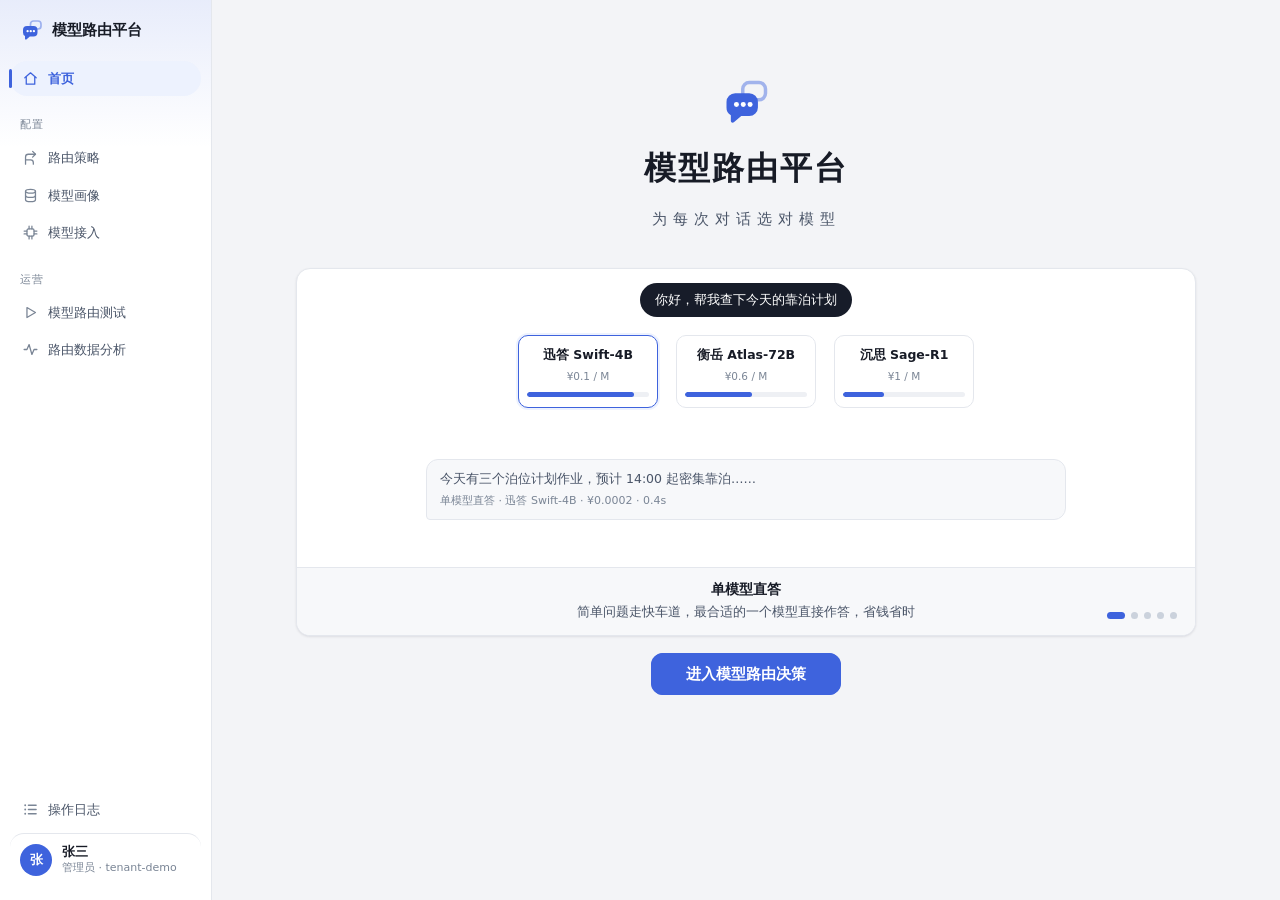
<file: index.html>
<!DOCTYPE html>
<html lang="zh-CN">
<head>
<meta charset="UTF-8">
<meta name="viewport" content="width=device-width, initial-scale=1">
<link rel="icon" href="data:image/svg+xml,%3Csvg xmlns='http://www.w3.org/2000/svg' viewBox='0 0 24 24'%3E%3Crect width='24' height='24' rx='5.5' fill='%231DA1F2'/%3E%3Crect x='10.5' y='3.6' width='9.6' height='7.3' rx='2.7' fill='none' stroke='%23fff' stroke-width='1.5' opacity='0.75'/%3E%3Cpath d='M3.4 12a3.7 3.7 0 0 1 3.7-3.7h6a3.7 3.7 0 0 1 3.7 3.7v2.3a3.7 3.7 0 0 1-3.7 3.7H9.5l-3.1 2.6c-.55.46-1.3.07-1.3-.64v-2.4A3.7 3.7 0 0 1 3.4 14.3z' fill='%23fff'/%3E%3Ccircle cx='7.4' cy='13.1' r='1.05' fill='%231DA1F2'/%3E%3Ccircle cx='10.25' cy='13.1' r='1.05' fill='%231DA1F2'/%3E%3Ccircle cx='13.1' cy='13.1' r='1.05' fill='%231DA1F2'/%3E%3C/svg%3E">
<title>首页 · 模型路由平台</title>
<link rel="stylesheet" href="./shared.css?v=cfb74aff">
<link rel="prefetch" href="./audit.html"><link rel="prefetch" href="./dashboard.html"><link rel="prefetch" href="./home-router.html"><link rel="prefetch" href="./playground.html"><link rel="prefetch" href="./router.html"><link rel="prefetch" href="./trace.html">
<style>
  .home { max-width: 900px; margin: 0 auto; padding-top: 6vh; text-align: center; }
  .home .mark { display: inline-flex; margin-bottom: 14px; }
  .home h1 { font-size: 32px; font-weight: 800; letter-spacing: 2px; margin: 0 0 12px; color: var(--text-primary); }
  .home .slogan { font-size: 15px; color: var(--text-secondary); letter-spacing: 6px; margin: 0 0 36px; }
  .stage { position: relative; height: 368px; background: var(--bg-elevated); border: 1px solid var(--border);
    border-radius: var(--radius-card); overflow: hidden; text-align: left; box-shadow: var(--shadow-card); }
  .stage * { box-sizing: border-box; }
  .cs { position: absolute; inset: 0; display: none; }
  .cs.active { display: block; }
  .cs .inner { position: relative; max-width: 640px; height: 258px; margin: 0 auto; }
  .rq { position: absolute; left: 50%; transform: translateX(-50%); top: 14px; background: var(--panel-deep); color: #fff;
    font-size: 12.5px; padding: 7px 15px; border-radius: 999px; opacity: 0; white-space: nowrap; }
  .cs.active .rq { animation: csIn .4s ease-out forwards; }
  @keyframes csIn { from { opacity: 0; transform: translate(-50%, 8px); } to { opacity: 1; transform: translate(-50%, 0); } }
  @keyframes csIn2 { from { opacity: 0; transform: translateY(8px); } to { opacity: 1; transform: none; } }
  .mrow { position: absolute; left: 0; right: 0; top: 66px; display: flex; justify-content: center; gap: 18px; }
  .rm { width: 140px; text-align: center; font-size: 12.5px; font-weight: 600; color: var(--text-primary); background: var(--bg-elevated);
    border: 1px solid var(--border); border-radius: 10px; padding: 9px 8px 10px; opacity: 0; position: relative; }
  .cs.active .rm { animation: csIn2 .4s ease-out .6s forwards; }
  .cs.active .rm.d2 { animation-delay: .8s; }
  .cs.active .rm.d3 { animation-delay: 1s; }
  .rm .sc { height: 5px; border-radius: 999px; background: var(--bg-sunken); margin-top: 7px; overflow: hidden; position: relative; }
  .rm .sc i { position: absolute; inset: 0 auto 0 0; border-radius: 999px; background: var(--primary); width: 0; }
  .cs.active .rm .sc i { animation: csGrow .8s ease-out 1.4s forwards; }
  @keyframes csGrow { to { width: var(--w); } }
  .cs.active .rm.win { animation: csIn2 .4s ease-out .6s forwards, csWin .3s ease-out 2.3s forwards; }
  @keyframes csWin { to { border-color: var(--primary); box-shadow: 0 0 0 2px var(--primary-weak); } }
  .rm .mprice { font-size: 10.5px; color: var(--text-muted); font-weight: 400; margin-top: 3px; }
  .rm .flag { position: absolute; top: -9px; right: -6px; font-size: 10px; background: var(--danger, #E5484D); color: #fff;
    border-radius: 999px; padding: 2px 8px; opacity: 0; }
  .cs.active .flag { animation: csIn2 .3s ease-out 1.6s forwards; }
  .cs.active .rm.dead { animation: csIn2 .4s ease-out .6s forwards, csDead .3s ease-out 1.8s forwards; }
  @keyframes csDead { to { opacity: .45; border-style: dashed; } }
  .cs.active .rm.save { animation: csIn2 .4s ease-out .8s forwards, csWin .3s ease-out 2.2s forwards; }
  .agg { position: absolute; left: 50%; transform: translateX(-50%); top: 156px; font-size: 11.5px; color: var(--primary);
    background: var(--primary-weak); border-radius: 999px; padding: 4px 13px; opacity: 0; white-space: nowrap; }
  .cs.active .agg { animation: csIn .35s ease-out 2.6s forwards; }
  .ans { position: absolute; left: 0; right: 0; top: 190px; background: var(--bg-surface); border: 1px solid var(--border);
    border-radius: 12px; border-bottom-left-radius: 4px; padding: 9px 13px; font-size: 12.5px; color: var(--text-secondary); opacity: 0; }
  .cs.active .ans { animation: csIn2 .4s ease-out 3s forwards; }
  .ans .rc { font-size: 11px; color: var(--text-muted); margin-top: 3px; }
  /* 权重滑块动效 */
  .wtrack { position: absolute; left: 60px; right: 60px; top: 176px; height: 6px; border-radius: 999px; background: var(--bg-sunken); }
  .wfill { position: absolute; left: 0; top: 0; bottom: 0; border-radius: 999px; background: var(--primary); width: 18%; }
  .cs.active .wfill { animation: wMove 4.4s ease-in-out 1.2s forwards; }
  @keyframes wMove { 0% { width: 18%; } 45%, 55% { width: 50%; } 100% { width: 84%; } }
  .wthumb { position: absolute; top: -6px; left: 18%; width: 18px; height: 18px; border-radius: 999px; background: #fff;
    border: 2px solid var(--primary); box-shadow: var(--shadow-card); margin-left: -9px; }
  .cs.active .wthumb { animation: tMove 4.4s ease-in-out 1.2s forwards; }
  @keyframes tMove { 0% { left: 18%; } 45%, 55% { left: 50%; } 100% { left: 84%; } }
  .wlab { position: absolute; top: 198px; font-size: 11.5px; color: var(--text-muted); }
  .wlab.l { left: 60px; } .wlab.r { right: 60px; }
  .cs.active .rm.wa { animation: csIn2 .4s ease-out .5s forwards, wPickA 4.4s ease-in-out 1.2s forwards; }
  .cs.active .rm.wb { animation: csIn2 .4s ease-out .7s forwards, wPickB 4.4s ease-in-out 1.2s forwards; }
  @keyframes wPickA { 0%, 38% { border-color: var(--primary); box-shadow: 0 0 0 2px var(--primary-weak); } 50%, 100% { border-color: var(--border); box-shadow: none; } }
  @keyframes wPickB { 0%, 50% { border-color: var(--border); box-shadow: none; } 62%, 100% { border-color: var(--primary); box-shadow: 0 0 0 2px var(--primary-weak); } }
  .cap { position: absolute; left: 0; right: 0; bottom: 0; padding: 10px 56px 12px; background: var(--bg-surface);
    border-top: 1px solid var(--border); font-size: 12.5px; color: var(--text-secondary); opacity: 0; text-align: center; }
  .cs.active .cap { animation: csIn2 .4s ease-out .2s forwards; }
  .cap b { display: block; color: var(--text-primary); font-size: 13.5px; margin-bottom: 2px; }
  .dots { position: absolute; right: 18px; bottom: 16px; display: flex; gap: 6px; z-index: 2; }
  .dot { width: 7px; height: 7px; border-radius: 999px; background: var(--border-strong, #C7D3DC); cursor: pointer; border: 0; padding: 0; transition: width .2s; }
  .dot.on { background: var(--primary); width: 18px; }
  .go { margin-top: 26px; }
  .go .btn { font-size: 15px; padding: 11px 34px; border-radius: 12px; }
  .sub-links { margin-top: 14px; font-size: var(--font-small); color: var(--text-muted); }
  .sub-links a { color: var(--text-secondary); text-decoration: none; margin: 0 10px; }
  .sub-links a:hover { color: var(--primary); }
  .cross-link { display: inline-block; margin-top: 26px; color: var(--text-muted); text-decoration: none; font-size: var(--font-small); }
  .cross-link:hover { color: var(--primary); }
</style>
</head>
<body class="has-side">
<div class="page">
  <div class="home">
    <span class="mark"><svg width="52" height="52" viewBox="0 0 24 24" fill="none"><rect x="10.5" y="3" width="10.5" height="8" rx="3" fill="none" stroke="var(--primary)" stroke-width="1.6" opacity="0.45"/><path d="M3 12a4 4 0 0 1 4-4h6.5a4 4 0 0 1 4 4v2.5a4 4 0 0 1-4 4H9.8l-3.4 2.9c-.6.5-1.4.1-1.4-.7v-2.6A4 4 0 0 1 3 14.5z" fill="var(--primary)"/><circle cx="7.6" cy="13.2" r="1.15" fill="#fff"/><circle cx="10.75" cy="13.2" r="1.15" fill="#fff"/><circle cx="13.9" cy="13.2" r="1.15" fill="#fff"/></svg></span>
    <h1>模型路由平台</h1>
    <p class="slogan">为每次对话选对模型</p>
    <div class="stage">
      <div class="cs">
        <div class="inner">
          <span class="rq">你好，帮我查下今天的靠泊计划</span>
          <div class="mrow">
            <div class="rm win"><span>迅答 Swift-4B</span><div class="mprice">¥0.1 / M</div><div class="sc"><i style="--w:88%"></i></div></div>
            <div class="rm d2"><span>衡岳 Atlas-72B</span><div class="mprice">¥0.6 / M</div><div class="sc"><i style="--w:55%"></i></div></div>
            <div class="rm d3"><span>沉思 Sage-R1</span><div class="mprice">¥1 / M</div><div class="sc"><i style="--w:34%"></i></div></div>
          </div>
          <div class="ans">今天有三个泊位计划作业，预计 14:00 起密集靠泊……<div class="rc">单模型直答 · 迅答 Swift-4B · ¥0.0002 · 0.4s</div></div>
        </div>
        <div class="cap"><b>单模型直答</b>简单问题走快车道，最合适的一个模型直接作答，省钱省时</div>
      </div>
      <div class="cs">
        <div class="inner">
          <span class="rq">铁矿石价格走势怎么看？</span>
          <div class="mrow">
            <div class="rm"><span>迅答 Swift-4B</span><div class="mprice">¥0.1 / M</div><div class="sc"><i style="--w:42%"></i></div></div>
            <div class="rm d2 win"><span>沉思 Sage-R1</span><div class="mprice">¥1 / M</div><div class="sc"><i style="--w:84%"></i></div></div>
            <div class="rm d3 win"><span>曜极 Nova-X</span><div class="mprice">¥3 / M</div><div class="sc"><i style="--w:80%"></i></div></div>
          </div>
          <div class="agg">两名得分接近 · 聚合定稿：由 沉思 Sage-R1 融合重写</div>
          <div class="ans">近八周价格整体上行，建议关注供需两端边际变化……<div class="rc">聚合回答 · 2 路候选 · ¥0.0021 · 1.2s</div></div>
        </div>
        <div class="cap"><b>聚合回答</b>难题让多个模型都答一遍，聚合器融合成更好的一份</div>
      </div>
      <div class="cs">
        <div class="inner">
          <span class="rq">帮我总结本季度物流成本结构</span>
          <div class="mrow">
            <div class="rm dead"><span>曜极 Nova-X</span><div class="mprice">首选</div><span class="flag">超时</span></div>
            <div class="rm d2 save"><span>衡岳 Atlas-72B</span><div class="mprice">默认兜底</div></div>
          </div>
          <div class="agg" style="animation-delay:2.2s">故障自动切换 · 兜底模型接管</div>
          <div class="ans">本季度物流成本以运输与仓储为主，占比约七成……<div class="rc">兜底接管 · 衡岳 Atlas-72B · 用户无感切换</div></div>
        </div>
        <div class="cap"><b>故障兜底</b>首选模型超时或出错时自动切默认兜底，回答不中断</div>
      </div>
      <div class="cs">
        <div class="inner">
          <div class="mrow" style="top:36px">
            <div class="rm wa" style="width:190px"><span>迅答 Swift-4B</span><div class="mprice">便宜 · ¥0.1 / M · 得分 0.65</div></div>
            <div class="rm wb" style="width:190px"><span>沉思 Sage-R1</span><div class="mprice">更准 · ¥1 / M · 得分 0.84</div></div>
          </div>
          <div class="wtrack"><div class="wfill"></div><div class="wthumb"></div></div>
          <span class="wlab l">更省钱</span><span class="wlab r">更高质量</span>
        </div>
        <div class="cap"><b>成本-效果权重</b>拖动策略的权重，路由在省钱与高质之间自动换挡</div>
      </div>
      <div class="cs">
        <div class="inner">
          <span class="rq">帮我算下这单的毛利率，再写一段分析</span>
          <div class="mrow">
            <div class="rm win" style="width:190px"><span>智能路由模型判维</span><div class="mprice">相关维度：数学推理 + 长文写作</div></div>
            <div class="rm d2" style="width:190px"><span>沉思 Sage-R1 直答</span><div class="mprice">两维平均得分 × 成本，综合分领先</div></div>
          </div>
          <div class="agg" style="animation-delay:2.4s">得分缺失或与业务不符？画像页点格修正，即改即生效</div>
          <div class="ans">画像 = benchmark 得分表 + 成本，零冷启动<div class="rc">智能判维 · 判定相关维度 → 平均得分 × 权重 → 路由</div></div>
        </div>
        <div class="cap"><b>智能判维路由</b>路由模型判定问题相关的 benchmark 维度，按维度平均得分选模型</div>
      </div>
      <div class="dots"><button class="dot on" aria-label="case 1"></button><button class="dot" aria-label="case 2"></button><button class="dot" aria-label="case 3"></button><button class="dot" aria-label="case 4"></button><button class="dot" aria-label="case 5"></button></div>
    </div>
    <div class="go"><a class="btn primary" href="./router.html#dispatch">进入模型路由决策</a></div>
  </div>
</div>

<script>window.SIA_PLATFORM="router";</script>
<script src="./mock_data.js?v=e305d851"></script>
<script src="./mock_api.js?v=5ebc21e8"></script>
<script src="./tokens.js?v=aba04afb"></script>
<script src="./ui.js?v=63967988"></script>
<script>window.SIA_PLATFORM = window.SIA_PLATFORM || "router"; UI.nav("home");
const CASES = 5;
let cur = 0, timer = null;
function show(i) {
  cur = i;
  document.querySelectorAll(".cs").forEach((n, idx) => {
    n.classList.remove("active");
    if (idx === i) { void n.offsetWidth; n.classList.add("active"); }
  });
  document.querySelectorAll(".dot").forEach((d, idx) => d.classList.toggle("on", idx === i));
  clearTimeout(timer);
  timer = setTimeout(() => show((cur + 1) % CASES), 7000);
}
document.querySelectorAll(".dot").forEach((d, idx) => d.onclick = () => show(idx));
show(0);
</script>
<script>if("serviceWorker" in navigator)navigator.serviceWorker.register("./sw.js").catch(function(){});</script>
</body>
</html>
</file>
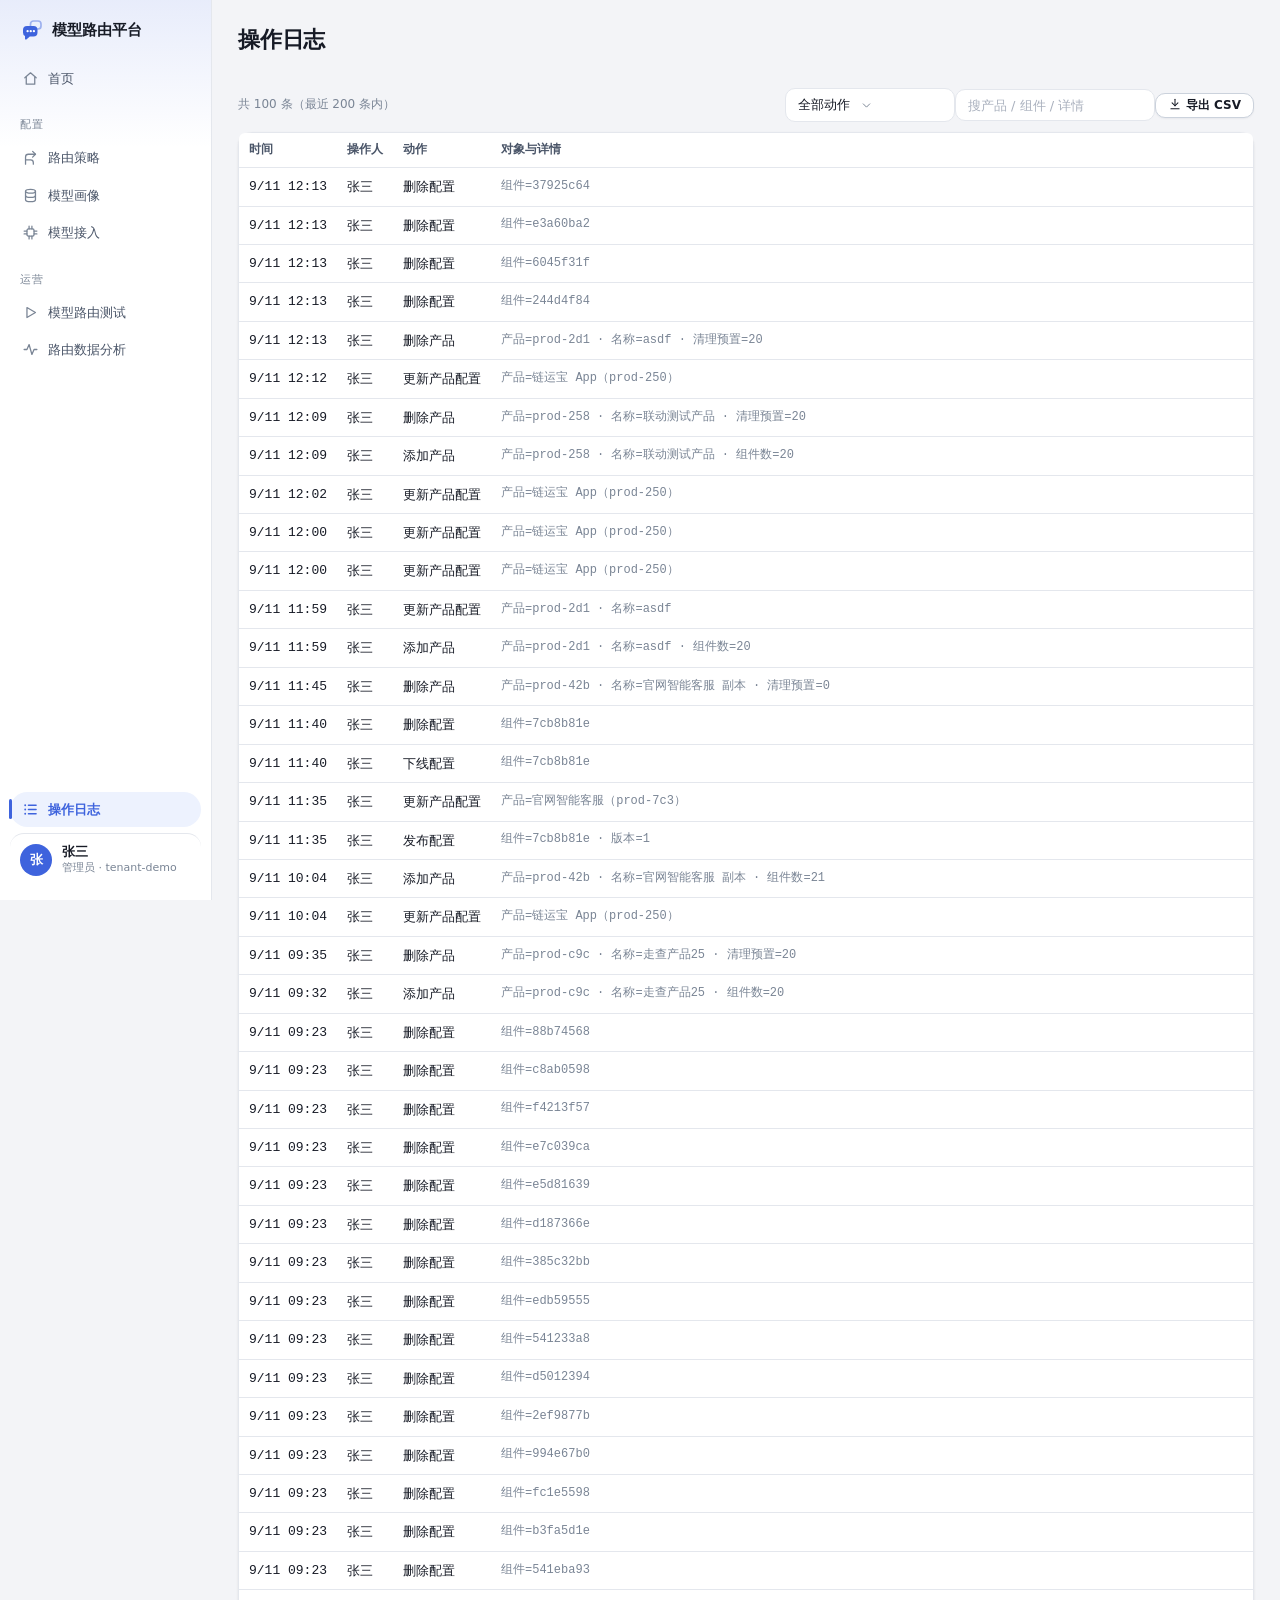
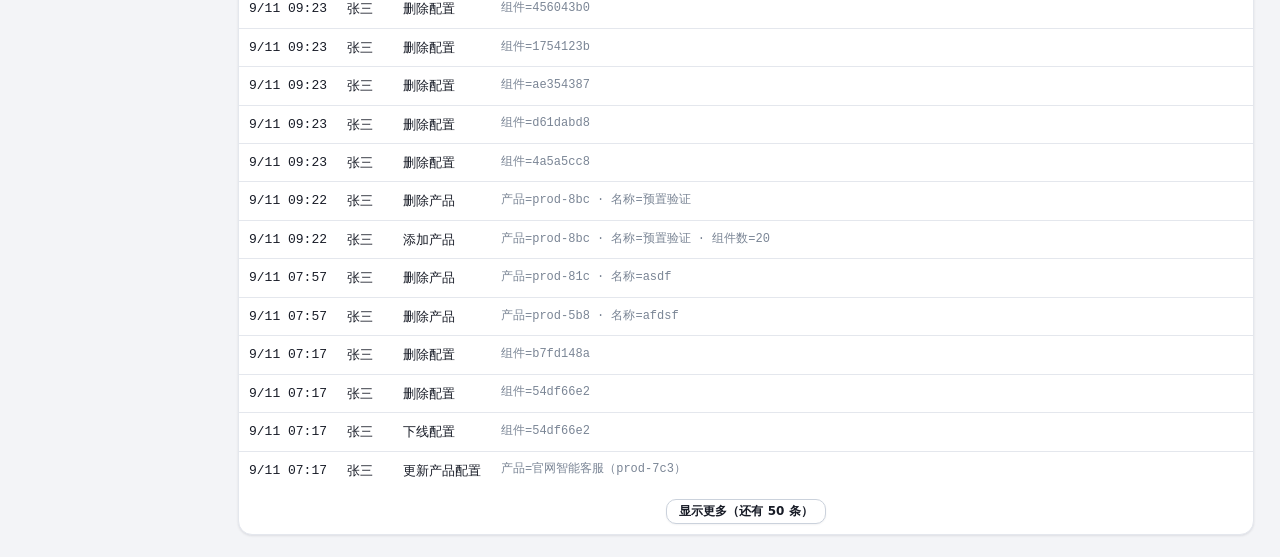
<file: audit.html>
<!DOCTYPE html>
<html lang="zh-CN">
<head>
<meta charset="UTF-8">
<meta name="viewport" content="width=device-width, initial-scale=1">
<link rel="icon" href="data:image/svg+xml,%3Csvg xmlns='http://www.w3.org/2000/svg' viewBox='0 0 24 24'%3E%3Crect width='24' height='24' rx='5.5' fill='%231DA1F2'/%3E%3Crect x='10.5' y='3.6' width='9.6' height='7.3' rx='2.7' fill='none' stroke='%23fff' stroke-width='1.5' opacity='0.75'/%3E%3Cpath d='M3.4 12a3.7 3.7 0 0 1 3.7-3.7h6a3.7 3.7 0 0 1 3.7 3.7v2.3a3.7 3.7 0 0 1-3.7 3.7H9.5l-3.1 2.6c-.55.46-1.3.07-1.3-.64v-2.4A3.7 3.7 0 0 1 3.4 14.3z' fill='%23fff'/%3E%3Ccircle cx='7.4' cy='13.1' r='1.05' fill='%231DA1F2'/%3E%3Ccircle cx='10.25' cy='13.1' r='1.05' fill='%231DA1F2'/%3E%3Ccircle cx='13.1' cy='13.1' r='1.05' fill='%231DA1F2'/%3E%3C/svg%3E">
<title>操作日志 · 智能交互平台</title>
<link rel="stylesheet" href="./shared.css?v=cfb74aff">
<link rel="prefetch" href="./audit.html"><link rel="prefetch" href="./dashboard.html"><link rel="prefetch" href="./home-router.html"><link rel="prefetch" href="./playground.html"><link rel="prefetch" href="./router.html"><link rel="prefetch" href="./trace.html">
</head>
<body class="has-side">
<div class="page">
  <div class="page-head"><div class="page-title">操作日志</div></div>
  <div style="display:flex;align-items:center;margin-bottom:10px">
    <span class="muted" id="auditCount"></span>
    <div style="flex:1"></div>
    <span id="actionSelMount"></span>
    <input type="text" id="kwInput" placeholder="搜产品 / 组件 / 详情" style="width:200px;height:32px;padding:4px 12px" aria-label="搜索日志">
    <button class="btn small" id="dlBtn"></button>
  </div>
  <div class="card" style="padding:0">
    <div id="auditBox"></div>
  </div>
</div>

<script>window.SIA_PLATFORM="router";</script>
<script src="./mock_data.js?v=e305d851"></script>
<script src="./mock_api.js?v=5ebc21e8"></script>
<script src="./tokens.js?v=aba04afb"></script>
<script src="./ui.js?v=63967988"></script>
<script>
UI.nav("audit");
const { el } = UI;

const ACTION_NAMES = {
  card_create: "新建组件实例", card_update: "编辑组件实例",
  card_publish: "发布配置", card_offline: "下线配置", card_delete: "删除配置",
  card_rollback: "回滚配置", card_restore_draft: "载入历史版本为草稿", card_republish_same: "原样重新上线",
  echo_toggle: "切换回显", policy_update: "更新路由规则", policy_rollback: "回滚路由规则",
  model_register: "添加模型", model_status_change: "变更模型状态", model_set_default: "设默认兜底",
  credential_delete: "删除凭证并暂停", export_csv: "导出明细", profile_rebuild: "生成路由效果",
  brand_activate: "切换组件风格", brand_delete: "删除风格主题", label_review: "标签复核",
  unmask_trace: "解除脱敏",
  policy_create: "新增路由策略", policy_delete: "删除路由策略", policy_duplicate: "复制路由策略",
  scene_add: "添加维度（已下线）", scene_delete: "删除维度（已下线）",
  bank_question_delete: "删除数据集题目", bank_question_relabel: "更改题目维度",
  bank_scene_replace: "替换维度数据集", apikey_create: "创建 API Key", apikey_delete: "删除 API Key",
  ab_sampling_set: "调整 AB 采样率", ab_feedback: "偏好回流", dataset_reflow_import: "导入回流数据",
  dataset_rollback: "回滚数据集版本", profile_evolve: "一键更新画像（已并入导入）",
  migrate_flywheel_v5: "升级维度数据集", migrate_dataset_v5_2: "升级数据集版本化", migrate_trust_v5_1: "修正标准答案迁移",
  judge_model_set: "配置 Judge 模型",
  migrate_assistant_v2: "组件体系升级",
  product_update: "更新产品配置", product_create: "添加产品", product_delete: "删除产品",
  migrate_products_v23: "升级出包记录列",
  migrate_components_v24: "组件扩容",
  product_key_reset: "重置产品接入 Key",
  migrate_assistant_v21: "升级展示类组件扩容", migrate_products_v22: "补种多产品示例",
  policy_key_reset: "重置策略 API Key",
  router_model_set: "配置智能路由模型", benchmark_score_set: "修正 benchmark 得分",
  benchmark_score_reset: "恢复榜单得分", benchmark_refresh: "刷新榜单快照",
  migrate_bench_v7: "升级智能路由方案",
  dataset_cluster: "归类生成数据集", dataset_cluster_failed: "归类生成失败",
  profile_generate: "生成模型画像", profile_generate_failed: "生成画像失败",
  migrate_pool_v6: "升级 Query 池方案",
  model_thinking: "切换思考模式", model_rename: "编辑模型", model_delete: "删除模型",
  model_profile_data: "导入画像数据", bank_import: "导入数据集", bank_import_failed: "导入数据集失败",
  bank_eval_pending: "评测回填", bank_staged_commit: "并入回流数据", bank_staged_discard: "移除回流数据",
  brand_import: "导入风格主题", label_source_toggle: "切换信号源", card_refs_upgrade: "升级配置引用",
  ab_create: "创建 AB 实验", ab_stop: "停止 AB 实验",
};

// 详情说人话：ID 换成名称、技术键翻译、纯内部字段隐藏
const DETAIL_KEY_CN = { card_id: "组件", card_name: "组件", product: "产品", product_id: "产品",
  name: "名称", version: "版本", brand: "主题", brand_file: "主题文件", count: "数量", rows: "行数",
  note: "说明", cards: "组件数", presets_removed: "清理预置", 预置组件: "预置组件" };
// 这些是实现细节，对使用者没有信息量
const DETAIL_HIDE = new Set(["force", "refs", "products_reset", "added", "tenant_id", "actor"]);
const nameMap = {};   // id -> 展示名（组件与产品共用）
function idLabel(v) {
  const id = String(v);
  const nm = nameMap[id];
  return nm ? `${nm}（${id.slice(0, 8)}）` : id.slice(0, 8);
}
function fmtDetail(d) {
  if (!d || typeof d !== "object") return "";
  // id 已能解析出名称时，同条里的 name 字段是重复信息
  const idv = d.card_id || d.product_id;
  const dup = idv && d.name && nameMap[String(idv)] === d.name;
  return Object.entries(d)
    .filter(([k]) => !DETAIL_HIDE.has(k) && !(dup && k === "name"))
    .map(([k, v]) => {
      const label = DETAIL_KEY_CN[k] || k;
      if (k === "card_id" || k === "product_id") return `${label}=${idLabel(v)}`;
      return `${label}=${typeof v === "object" ? JSON.stringify(v) : v}`;
    }).join(" · ");
}
function fmtActor(a) { return !a || a === "system" || a === "seed" ? "系统" : a === "demo-admin" ? "张三" : a; }

// 动作筛选只列本平台动作（组件 / 产品 / 主题 / 接入）；其余历史动作仍能正常显示名称，只是不进筛选
const IA_ACTION_KEYS = [
  "card_create", "card_update", "card_publish", "card_offline", "card_delete",
  "card_rollback", "card_restore_draft", "card_republish_same", "echo_toggle",
  "product_create", "product_update", "product_delete", "product_key_reset",
  "brand_import", "brand_activate", "brand_delete",
  "apikey_create", "apikey_delete", "export_csv",
];
document.getElementById("dlBtn").append(UI.icon("download", 14), "导出 CSV");
document.getElementById("actionSelMount").appendChild(UI.fancySelect({
  value: "", width: "170px",
  options: [["", "全部动作"], ...IA_ACTION_KEYS.filter(k => ACTION_NAMES[k]).map(k => [k, ACTION_NAMES[k]])],
  onChange: (v) => { fltAction = v; shown = 50; load(); },
}));
document.getElementById("kwInput").oninput = UI.debounce ? UI.debounce(() => {
  fltKw = document.getElementById("kwInput").value; shown = 50; load();
}, 250) : ((e) => { fltKw = e.target.value; shown = 50; load(); });
let allAudit = [];
let curFiltered = [];
document.getElementById("dlBtn").onclick = () => {
  // 导出跟随当前筛选：有筛选导出命中行，无筛选导出全部
  const rows = (fltAction || fltKw.trim()) ? curFiltered : allAudit;
  const lines = [["时间", "操作人", "动作", "详情"].join(",")];
  rows.forEach(r => lines.push([
    UI.fmtTs(r.ts), fmtActor(r.actor), ACTION_NAMES[r.action] || r.action,
    JSON.stringify(fmtDetail(r.detail)),
  ].join(",")));
  const blob = new Blob(["\ufeff" + lines.join("\n")], { type: "text/csv;charset=utf-8" });
  const a = document.createElement("a");
  a.href = URL.createObjectURL(blob);
  a.download = "操作日志.csv";
  a.click();
  URL.revokeObjectURL(a.href);
  UI.toast(`已导出 ${rows.length} 条操作日志`);
};
let shown = 50;
let fltAction = "";
let fltKw = "";
async function load() {
  // 先补齐 id -> 名称映射，日志里的 UUID 才能显示成业务对象名
  if (!Object.keys(nameMap).length) {
    const [cs, ps] = await Promise.all([
      UI.api("/api/cards").catch(() => ({ cards: [] })),
      UI.api("/api/products").catch(() => ({ products: [] })),
    ]);
    (cs.cards || []).forEach(c => { nameMap[c.card_id] = c.name; });
    (ps.products || []).forEach(p2 => { nameMap[p2.product_id] = p2.name; });
  }
  const { audit: raw } = await UI.api("/api/audit?limit=200");
  allAudit = raw;
  const kw = fltKw.trim().toLowerCase();
  const audit = raw.filter(r =>
    (!fltAction || r.action === fltAction) &&
    (!kw || (fmtDetail(r.detail) + " " + (ACTION_NAMES[r.action] || r.action) + " " + fmtActor(r.actor)).toLowerCase().includes(kw)));
  curFiltered = audit;
  document.getElementById("auditCount").textContent = (fltAction || kw)
    ? `命中 ${audit.length} 条 / 共 ${raw.length} 条` : `共 ${raw.length} 条（最近 200 条内）`;
  const dl = document.getElementById("dlBtn");
  dl.textContent = "";
  dl.append(UI.icon("download", 14), (fltAction || kw) ? `导出当前筛选（${audit.length} 条）` : "导出 CSV");
  const box = document.getElementById("auditBox");
  box.innerHTML = "";
  if (!audit.length) {
    box.appendChild(el("div", { class: "empty-state" }, (fltAction || kw) ? [
      el("div", { class: "empty-title" }, ["没有匹配的记录"]),
      el("div", {}, ["换个动作类型或关键词再试。"]),
    ] : [
      el("div", { class: "empty-title" }, ["还没有审计记录"]),
      el("div", {}, ["发布配置、调整策略等关键操作后会出现在这里"]),
    ]));
    return;
  }
  box.appendChild(el("table", { class: "data" }, [
    el("thead", {}, [el("tr", {}, ["时间", "操作人", "动作", "对象与详情"].map(h => el("th", { class: h === "对象与详情" ? "w-main" : "" }, [h])))]),
    el("tbody", {}, audit.slice(0, shown).map(r => el("tr", {}, [
      el("td", { class: "num", style: "white-space:nowrap" }, [UI.fmtTs(r.ts)]),
      el("td", {}, [fmtActor(r.actor)]),
      el("td", {}, [ACTION_NAMES[r.action] || r.action]),
      el("td", { class: "muted num w-main", style: "max-width:520px;overflow:hidden;text-overflow:ellipsis;white-space:nowrap", title: fmtDetail(r.detail) }, [fmtDetail(r.detail)]),
    ]))),
  ]));
  if (audit.length > shown) {
    box.appendChild(el("div", { style: "text-align:center;padding:10px" }, [
      el("button", { class: "btn small", onclick: () => { shown += 50; load(); } }, [`显示更多（还有 ${audit.length - shown} 条）`]),
    ]));
  }
}
load().catch(e => UI.toast("加载失败：" + e.message, true));
</script>
<script>if("serviceWorker" in navigator)navigator.serviceWorker.register("./sw.js").catch(function(){});</script>
</body>
</html>
</file>
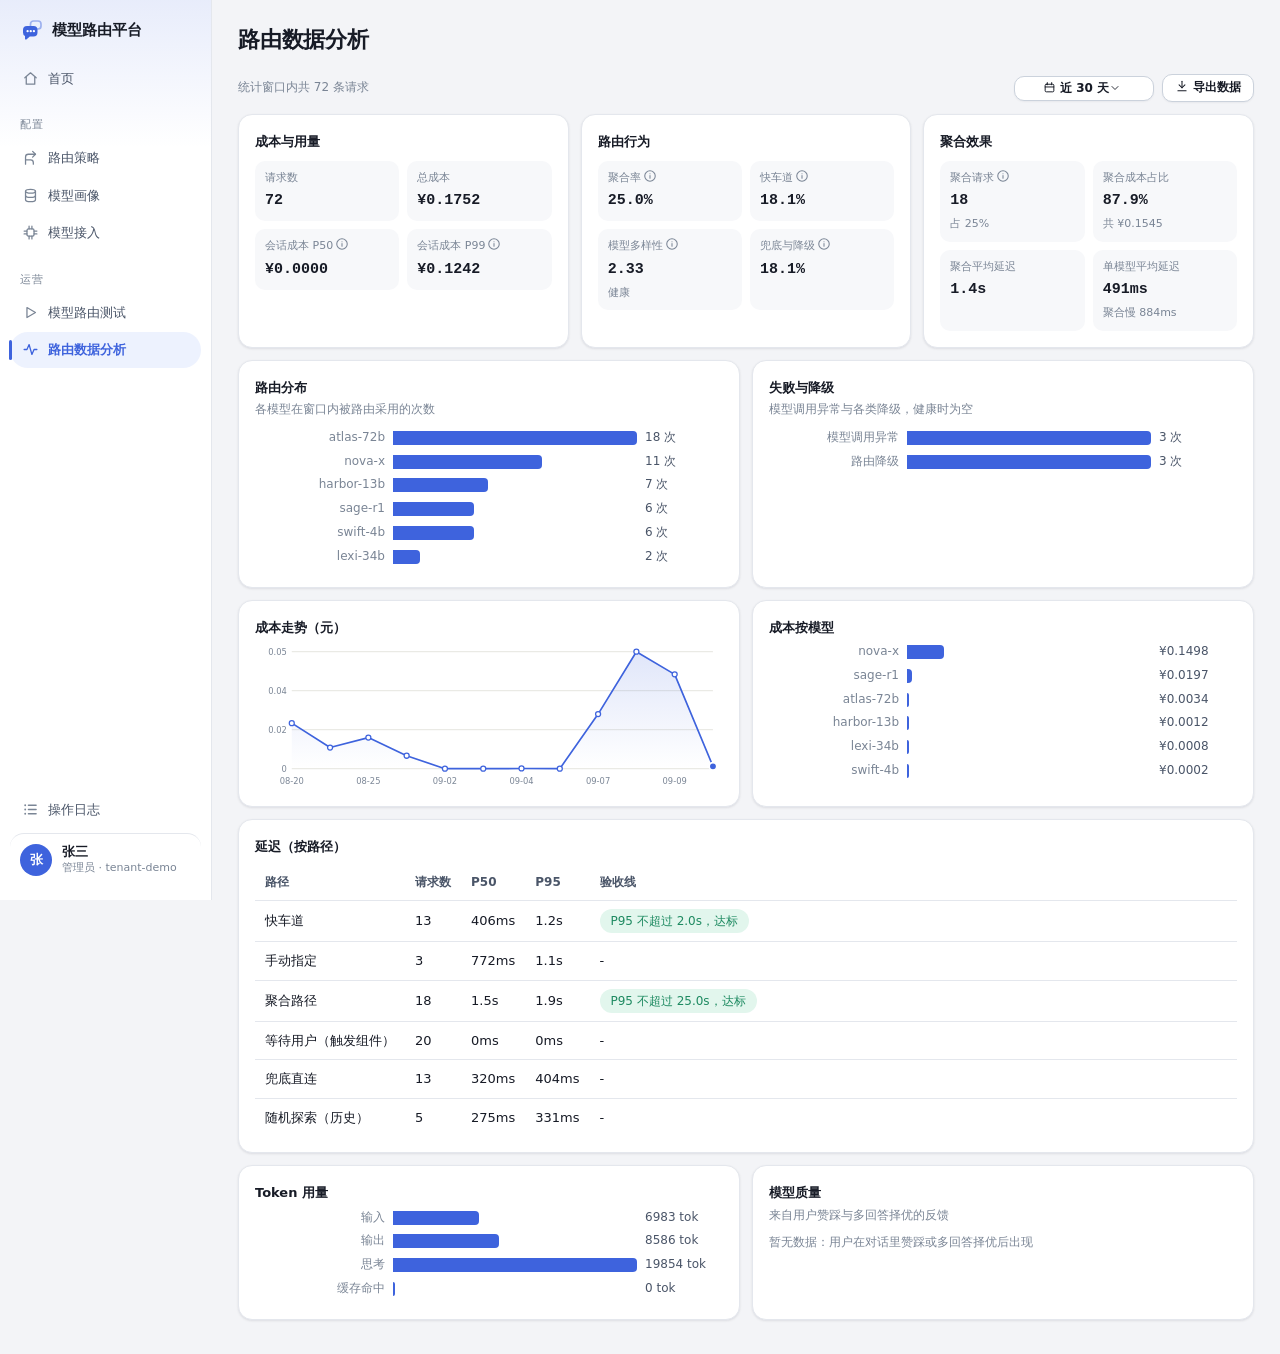
<file: dashboard.html>
<!DOCTYPE html>
<html lang="zh-CN">
<head>
<meta charset="UTF-8">
<meta name="viewport" content="width=device-width, initial-scale=1">
<link rel="icon" href="data:image/svg+xml,%3Csvg xmlns='http://www.w3.org/2000/svg' viewBox='0 0 24 24'%3E%3Crect width='24' height='24' rx='5.5' fill='%231DA1F2'/%3E%3Crect x='10.5' y='3.6' width='9.6' height='7.3' rx='2.7' fill='none' stroke='%23fff' stroke-width='1.5' opacity='0.75'/%3E%3Cpath d='M3.4 12a3.7 3.7 0 0 1 3.7-3.7h6a3.7 3.7 0 0 1 3.7 3.7v2.3a3.7 3.7 0 0 1-3.7 3.7H9.5l-3.1 2.6c-.55.46-1.3.07-1.3-.64v-2.4A3.7 3.7 0 0 1 3.4 14.3z' fill='%23fff'/%3E%3Ccircle cx='7.4' cy='13.1' r='1.05' fill='%231DA1F2'/%3E%3Ccircle cx='10.25' cy='13.1' r='1.05' fill='%231DA1F2'/%3E%3Ccircle cx='13.1' cy='13.1' r='1.05' fill='%231DA1F2'/%3E%3C/svg%3E">
<title>运营看板 · 智能交互平台</title>
<link rel="stylesheet" href="./shared.css?v=cfb74aff">
<link rel="prefetch" href="./audit.html"><link rel="prefetch" href="./dashboard.html"><link rel="prefetch" href="./home-router.html"><link rel="prefetch" href="./playground.html"><link rel="prefetch" href="./router.html"><link rel="prefetch" href="./trace.html">
<style>
  /* 组件数据卡：白底描边 + 左侧主色条，与灰底整体指标块区分 */
  .comp-data { background: var(--bg-elevated); border-radius: 16px; }
</style>
</head>
<body class="has-side">
<div class="page">
  <div style="display:flex;align-items:center;gap:12px;margin-bottom:16px">
    <div class="page-title" id="pageTitle" style="flex:1">交互数据</div>
    <select id="daysSel" style="width:auto">
      <option value="7">近 7 天</option>
      <option value="14">近 14 天</option>
      <option value="30" selected>近 30 天</option>
    </select>
  </div>
  <div id="tabContent"></div>
</div>

<script>window.SIA_PLATFORM="router";</script>
<script src="./mock_data.js?v=e305d851"></script>
<script src="./mock_api.js?v=5ebc21e8"></script>
<script src="./tokens.js?v=aba04afb"></script>
<script src="./ui.js?v=63967988"></script>
<script>
UI.nav("dashboard");
const { el } = UI;
// 走查：看板两个视角提升为左侧导航二级项（交互看板 / 路由看板），页内不再放横向 tab
const SECTION_NAMES = { survey: "交互数据（v1 不做）", routing: "路由数据分析" };
let surveyQuery = "";
let activeTab = "survey";

function days() { return Number(document.getElementById("daysSel").value); }
document.getElementById("daysSel").onchange = () => { localStorage.setItem("dashboard_days", String(days())); RENDER[activeTab](); };
if (localStorage.getItem("dashboard_days")) document.getElementById("daysSel").value = localStorage.getItem("dashboard_days");
// 时间窗换自绘下拉（原生 select 只留作状态容器）
let daysCtl;
{
  // 日期区间选择器：点开选起止日期，下方快捷筛选近 7 / 14 / 30 天。
  // 演示口径：自定义区间按「起始日 → 今天」折算天数窗口。
  const nat = document.getElementById("daysSel");
  nat.style.display = "none";
  const lab = el("span", {}, ["近 30 天"]);
  const btn = el("button", { class: "btn small", type: "button", title: "选择日期范围", style: "width:140px;justify-content:space-between" }, [UI.icon("calendar", 13), lab, el("span", { class: "fsel-caret" }, [UI.icon("chevron", 12)])]);
  daysCtl = el("span", { class: "dr-wrap" }, [btn]);
  const setDays = (n, text) => { nat.value = String(n); lab.textContent = text; nat.onchange(); };
  btn.onclick = () => {
    document.querySelectorAll(".menu-pop").forEach(n => n.remove());
    const today = new Date().toISOString().slice(0, 10);
    const past = d => new Date(Date.now() - d * 86400000).toISOString().slice(0, 10);
    const fromIn = el("input", { type: "date", value: past(Number(nat.value)), max: today });
    const toIn = el("input", { type: "date", value: today, max: today });
    const apply = () => {
      if (!fromIn.value) return;
      const days2 = Math.min(90, Math.max(1, Math.ceil((Date.now() - new Date(fromIn.value).getTime()) / 86400000)));
      setDays(days2, `${fromIn.value.slice(5).replace("-", "/")} ~ ${(toIn.value || today).slice(5).replace("-", "/")}`);
      pop.remove();
    };
    const chip = (n) => el("button", { class: "dr-quick", type: "button", onclick: () => { setDays(n, `近 ${n} 天`); pop.remove(); } }, [`近 ${n} 天`]);
    const pop = el("div", { class: "menu-pop dr-pop" }, [
      el("div", { class: "dr-row" }, [el("span", { class: "muted" }, ["起始"]), fromIn]),
      el("div", { class: "dr-row" }, [el("span", { class: "muted" }, ["终止"]), toIn]),
      el("div", { class: "dr-row", style: "justify-content:flex-end" }, [el("button", { class: "btn small primary", onclick: apply }, ["应用"])]),
      el("div", { class: "dr-chips" }, [chip(7), chip(14), chip(30)]),
    ]);
    document.body.appendChild(pop);
    const r = btn.getBoundingClientRect();
    pop.style.top = (r.bottom + window.scrollY + 4) + "px";
    pop.style.left = Math.max(12, Math.min(r.left + window.scrollX, window.innerWidth - 280)) + "px";
    const close = (e) => { if (!pop.contains(e.target) && e.target !== btn) { pop.remove(); document.removeEventListener("click", close, true); } };
    setTimeout(() => document.addEventListener("click", close, true), 0);
  };
  nat.parentElement.appendChild(daysCtl);
}
// 交互数据页把时间窗并到工具行；离开时放回页头
function placeDaysCtl(inPageRow) {
  if (!inPageRow) document.getElementById("daysSel").parentElement.appendChild(daysCtl);
}

function showSection(key, first = false) {
  if (key === "conversion") key = "survey"; // 转化看板已并入交互数据
  if (!RENDER[key]) key = "survey";
  if (!first && key === activeTab) return;
  activeTab = key;
  document.getElementById("pageTitle").textContent = SECTION_NAMES[key];
  document.title = SECTION_NAMES[key] + (key === "routing" ? " · 模型路由平台" : " · 智能交互平台");
  UI.nav("dashboard");
  placeDaysCtl(key === "survey" || key === "routing");
  UI.loading(content());
  RENDER[key]().catch(e => UI.toast("加载失败：" + e.message, true));
}
const content = () => document.getElementById("tabContent");

// 导出看板数据：汇总 + 各配置一行（CSV，含 BOM 便于 Excel）
function exportBoard(questions, k) {
  const lines = [];
  lines.push(["指标", "数值"].join(","));
  lines.push(["统计窗口(天)", days()].join(","));
  lines.push(["已上线配置", questions.filter(x => x.status === "published").length].join(","));
  lines.push(["总提交数", k.totalSubmitted].join(","));
  lines.push(["参与人次", k.totalRespondents].join(","));
  lines.push(["组件触发次数", k.totalRendered].join(","));
  lines.push(["埋点接收量", k.ih.total ?? ""].join(","));
  lines.push(["埋点生成率", k.ih.admit_rate ?? ""].join(","));
  lines.push([]);
  lines.push(["配置ID", "名称", "组件", "状态", "回答人数", "提交", "触发", "完成率", "选项分布"].join(","));
  questions.forEach(x => lines.push([
    x.card_id, JSON.stringify(x.name || ""), UI.ctName(x.component_type), x.status,
    x.respondents, x.submitted, x.rendered, x.completion_rate ?? "",
    JSON.stringify(JSON.stringify(x.distribution || {})),
  ].join(",")));
  const blob = new Blob(["\ufeff" + lines.join("\n")], { type: "text/csv;charset=utf-8" });
  const a = document.createElement("a");
  a.href = URL.createObjectURL(blob);
  a.download = `交互数据看板_近${days()}天.csv`;
  a.click();
  URL.revokeObjectURL(a.href);
  UI.toast("已导出数据");
}

// 走查 D5：提交数超过触发数时（埋点缺失或历史数据）比率失真，不展示大于 100% 的完成率
function rateText(submitted, rendered) {
  if (!rendered) return "-";
  if (submitted > rendered) return "数据不全";
  return UI.fmtPct(submitted / rendered);
}
function tile(label, value, sub, help) {
  return el("div", { class: "stat-tile" }, [
    el("div", { class: "stat-label" }, [label, help ? UI.help(help) : null]),
    el("div", { class: "stat-value" }, [String(value)]),
    sub ? el("div", { class: "stat-sub" }, [sub]) : null,
  ]);
}
function chartCard(title, note) {
  const body = el("div", {});
  const card = el("div", { class: "card" }, [
    el("div", { style: "font-weight:600;margin-bottom:2px" }, [title]),
    note ? el("div", { class: "muted", style: "margin-bottom:8px" }, [note]) : null,
    body,
  ]);
  return [card, body];
}
function distBars(container, distribution, totalOverride) {
  const entries = Object.entries(distribution);
  const total = totalOverride || entries.reduce((s, [, n]) => s + n, 0) || 1;
  entries.forEach(([opt, n]) => container.appendChild(
    el("div", { style: "display:flex;align-items:center;gap:8px;margin:3px 0" }, [
      el("span", { style: "width:150px;font-size:var(--font-small);overflow:hidden;text-overflow:ellipsis;white-space:nowrap", title: opt }, [opt]),
      el("div", { style: "flex:1" }, [el("div", { class: "progress-track" },
        [el("div", { class: "progress-fill", style: `width:${n / total * 100}%` })])]),
      el("span", { class: "muted", style: "min-width:80px;text-align:right" }, [`${Math.round(n / total * 100)}%（${n}）`]),
    ])));
}

// ================= 工具1：问卷与交互 =================

async function renderSurvey() {
  // v2：数据收集属于 Stage2——预告页替代 v1 旧看板（避免「不做」却展示旧数据的矛盾）
  {
    const box = content();
    box.innerHTML = "";
    box.appendChild(el("div", { style: "max-width:860px;margin:24px auto" }, [
      el("div", { class: "card", style: "margin-bottom:14px" }, [
        el("div", { style: "font-weight:700;font-size:18px;margin-bottom:6px" }, ["交互数据 · Stage2 提供"]),
        el("div", { class: "muted" }, ["当前版本聚焦组件调用链路，以下数据模块规划中："]),
      ]),
      el("div", { class: "card", style: "margin-bottom:14px" }, [
        el("div", { style: "font-weight:600;margin-bottom:8px;display:flex;align-items:center;gap:8px" }, [
          el("span", { class: "chip green" }, ["能拿到"]), el("span", { class: "muted" }, ["SDK 埋点内建，提交自动回传"]),
        ]),
        el("div", { class: "muted", style: "line-height:2" }, [
          "渲染次数（模型调用组件即渲染，按实例 / 类型 / 产品统计）", el("br"),
          "渲染 → 提交漏斗（v1 的「触发」语义改为「模型调用」）", el("br"),
          "提交内容的结构化聚合：选择分布（动态选项做 distinct / count 归并）、表单字段填写率、确认 / 取消比", el("br"),
          "赞踩与偏好结果（回答质量信号，价值最高的一组）", el("br"),
          "埋点健康（SDK 内建后可测丢失率）与群体决策回显",
        ]),
      ]),
      el("div", { class: "card", style: "margin-bottom:14px" }, [
        el("div", { style: "font-weight:600;margin-bottom:8px;display:flex;align-items:center;gap:8px" }, [
          el("span", { class: "chip yellow" }, ["语义变化"]), el("span", { class: "muted" }, ["v1 指标换口径后保留"]),
        ]),
        el("div", { class: "muted", style: "line-height:2" }, [
          "「触发分布」→「模型调用分布」：哪个组件被模型选用多（可得），但为什么被选用（模型决策依据）不可得", el("br"),
          "用户维度：SDK 有会话与用户伪名，与 agent 侧真实用户体系的映射需要调用方传 user_id",
        ]),
      ]),
      el("div", { class: "card" }, [
        el("div", { style: "font-weight:600;margin-bottom:8px;display:flex;align-items:center;gap:8px" }, [
          el("span", { class: "chip red" }, ["拿不到"]), el("span", { class: "muted" }, ["数据在 agent 侧，平台边界之外"]),
        ]),
        el("div", { class: "muted", style: "line-height:2" }, [
          "对话渗透率：多少轮对话没出组件（分母在 agent 的对话流里，平台看不到）", el("br"),
          "组件的上下文归因：用户问了什么导致模型出这个组件（除非 agent 主动回传 query 摘要）", el("br"),
          "推荐默认项效果：v2 无预置推荐选项，该指标随触发机制一并下线",
        ]),
      ]),
    ]));
    return;
  }
  const [q, ins] = await Promise.all([
    UI.api("/api/dashboard/questions?days=" + days()),
    UI.api("/api/dashboard/insights?days=" + days()),
  ]);
  const box = content();
  box.innerHTML = "";
  const questions = q.questions;
  const totalSubmitted = questions.reduce((s, x) => s + x.submitted, 0);
  const totalRendered = questions.reduce((s, x) => s + x.rendered, 0);
  const totalRespondents = questions.reduce((s, x) => s + x.respondents, 0);

  const ih = ins.ingest_health || {};
  // 整体表现（灰底指标块）与下方按组件的数据在样式上拉开
  box.appendChild(el("div", { style: "display:flex;align-items:center;gap:8px;margin-bottom:10px" }, [
    el("span", { class: "section-title", style: "margin:0" }, ["整体表现"]),
    el("div", { style: "flex:1" }),
    daysCtl,
    el("button", { class: "btn small", title: "导出当前窗口的看板汇总与各配置数据（CSV）", onclick: () => exportBoard(questions, { totalSubmitted, totalRendered, totalRespondents, ih }) }, [UI.icon("download", 14), "导出数据"]),
  ]));
  box.appendChild(el("div", { class: "grid cols-4", style: "margin-bottom:12px" }, [
    tile("已上线配置", questions.filter(x => x.status === "published").length),
    tile("总提交数", totalSubmitted),
    tile("参与人次", totalRespondents, null, "各配置回答人数合计"),
    tile("整体完成率", totalRendered && totalSubmitted <= totalRendered ? UI.fmtPct(totalSubmitted / totalRendered) : "-", totalSubmitted > totalRendered ? "数据不全：提交数大于触发数" : "验收线 60%", "提交 / 触发"),
  ]));

  // 转化表现（原转化看板并入：漏斗 / 分组件转化 / 触发分布 / 推荐默认项 / 埋点健康）
  box.appendChild(el("div", { style: "display:flex;align-items:baseline;gap:8px;margin:18px 0 10px" }, [
    el("span", { class: "section-title", style: "margin:0" }, ["转化表现"]),
    el("span", { class: "muted" }, ["触发 → 开始交互 → 完成提交"]),
  ]));
  renderConversionModules(box, ins);

  // 组件交互情况（白底描边卡，与上方灰底整体指标形成分区差异）
  box.appendChild(el("div", { style: "display:flex;align-items:baseline;gap:8px;margin:18px 0 10px" }, [
    el("span", { class: "section-title", style: "margin:0" }, ["组件交互情况"]),
    el("span", { class: "muted" }, [`${questions.length} 条配置`]),
  ]));
  const qWrap = el("div", { class: "grid cols-2", style: "margin-bottom:12px" });
  box.appendChild(qWrap);
  // 深链定位：?card= 滚动到对应配置卡并高亮
  const focusCard = new URLSearchParams(location.search).get("card");
  function focusIfNeeded() {
    if (!focusCard) return;
    const t = qWrap.querySelector(`.comp-data[data-cid="${focusCard}"]`);
    if (!t) return;
    t.scrollIntoView({ behavior: "smooth", block: "center" });
    t.classList.add("card-flash");
    setTimeout(() => t.classList.remove("card-flash"), 2600);
    history.replaceState(null, "", location.pathname + location.hash);
  }
  function drawQuestions() {
    qWrap.innerHTML = "";
    const shown = questions;
    if (!questions.length) {
      qWrap.appendChild(el("div", { class: "card empty-state", style: "grid-column:1/-1" }, [
        el("div", { class: "empty-title" }, ["还没有交互数据"]),
        el("div", {}, ["发布配置并在对话中触发后显示"]),
      ]));
      return;
    }
    shown.forEach(item => {
      // 临近原则分三层：头（是什么+操作）→ 指标（怎么样）→ 问题与分布（用户答了什么，紧挨着放）
      const rate = rateText(item.submitted, item.rendered);
      const metricCell = (label, value, warn) => el("div", { class: "mini-metric" }, [
        el("div", { class: "mm-label" }, [label]),
        el("div", { class: "mm-value num" + (warn ? " warn" : "") }, [String(value)]),
      ]);
      const card = el("div", { class: "card comp-data", "data-cid": item.card_id }, [
        el("div", { style: "display:flex;gap:6px;align-items:center;flex-wrap:wrap" }, [
          el("a", { style: "font-weight:600;font-size:var(--font-title);color:inherit;text-decoration:none", class: "link-hover",
            href: "./cards.html?focus=" + item.card_id, title: "在组件工作台中查看这条配置" }, [item.name || item.question]),
          UI.ctChip(item.component_type),
          item.status !== "published" ? el("span", { class: "chip yellow" }, ["已下线"]) : null,
        ]),
        el("div", { class: "mini-metrics" }, [
          metricCell("触发", item.rendered),
          metricCell("提交", item.submitted),
          metricCell("回答人数", item.respondents),
          metricCell("完成率", rate, rate !== "-" && rate !== "数据不全" && item.rendered && item.submitted / item.rendered < 0.6),
        ]),
      ]);
      const bars = el("div", {});
      bars.appendChild(el("div", { class: "muted", style: "margin-bottom:4px" }, ["「", item.question, "」的回答分布"]));
      if (Object.keys(item.distribution).length) {
        // 评分类：键补「分」，按分值排序（-2 → +2）；其余按票数（服务端已排）
        const dist = item.component_type === "scale.likert"
          ? Object.fromEntries(Object.entries(item.distribution)
              .sort((a, b) => (Number(a[0]) || 0) - (Number(b[0]) || 0))
              .map(([k, v]) => [/^-?\d+$/.test(k) ? `${k} 分` : k, v]))
          : item.distribution;
        distBars(bars, dist);
      }
      else bars.appendChild(el("div", { class: "muted" }, ["暂无提交"]));
      card.appendChild(bars);
      card.appendChild(el("div", { class: "card-foot-meta" }, [
        UI.idChip(item.card_id, "配置"),
        item.echo_results ? el("span", { class: "chip blue", title: "提交后向用户展示群体选择分布" }, ["回显"]) : null,
      ]));
      qWrap.appendChild(card);
    });
  }
  drawQuestions();
  focusIfNeeded();

  // 漏斗（真·漏斗）/ 埋点健康 / 触发分布 / 推荐默认项
}

// ================= 转化看板（漏斗 / 分布 / 埋点健康 / 推荐默认项） =================

function renderConversionModules(box, ins) {
  const ih = ins.ingest_health || {};
  const f = ins.funnel || {};
  const rendered = f.card_rendered || 0, started = f.card_interaction_started || 0, submitted = f.card_submitted || 0;
  const abandoned = f.card_abandoned || 0;
  const pct = (a, b) => b ? Math.round(a / b * 100) : 0;

  // 转化漏斗 / 分组件转化
  const grid2 = el("div", { class: "grid cols-2", style: "margin-bottom:12px" });
  const [c1, b1] = chartCard("转化漏斗", "触发 → 开始交互 → 完成提交，逐级留存");
  const [c2, b2] = chartCard("分组件转化", "浅色为触发量，深色为完成提交量");
  grid2.append(c1, c2);
  box.appendChild(grid2);

  [
    { label: "触发", value: rendered },
    { label: "开始交互", value: started },
    { label: "完成提交", value: submitted },
  ].forEach((st, i, stages) => {
    const w = Math.max(0.06, st.value / (rendered || 1));
    b1.appendChild(el("div", { class: "fun-row" }, [
      el("span", { class: "fun-label" }, [st.label]),
      el("div", { class: "fun-track" }, [
        el("div", { class: "fun-bar", style: `width:${w * 100}%`,
          title: `${st.label} ${st.value} 次（占触发 ${pct(st.value, rendered)}%）` }),
      ]),
      el("span", { class: "fun-val num" }, [`${st.value}`]),
    ]));
    if (i < stages.length - 1) {
      b1.appendChild(el("div", { class: "fun-conv num" }, [`${pct(stages[i + 1].value, st.value)}% 进入下一步`]));
    }
  });
  if (abandoned) b1.appendChild(el("div", { class: "muted", style: "margin-top:10px" }, [`中途放弃 ${abandoned} 次（计入触发准确率的负样本）`]));

  // 分组件转化：子弹条（同色相两档明度，同一度量族）
  const byType = Object.entries(ins.funnel_by_type || {})
    .map(([ct, v]) => ({ ct, r: v.card_rendered || 0, s: v.card_submitted || 0 }))
    .sort((a, b) => b.r - a.r);
  if (byType.length) {
    const maxR = byType[0].r || 1;
    byType.forEach(row => {
      b2.appendChild(el("div", { class: "blt-row" }, [
        el("span", { class: "blt-label" }, [UI.ctName(row.ct)]),
        el("div", { class: "blt-track", title: `${UI.ctName(row.ct)}：触发 ${row.r} 次，完成提交 ${row.s} 次` }, [
          el("div", { class: "blt-base", style: `width:${row.r / maxR * 100}%` }),
          el("div", { class: "blt-fill", style: `width:${row.s / maxR * 100}%` }),
        ]),
        el("span", { class: "blt-val num" }, [`${row.s}/${row.r}`]),
        el("span", { class: "blt-rate num" + (row.r >= 5 && pct(row.s, row.r) < 30 ? " warn" : "") }, [pct(row.s, row.r) + "%"]),
      ]));
    });
    b2.appendChild(el("div", { class: "muted", style: "margin-top:10px" }, ["转化率 = 完成提交 / 触发；触发不少于 5 次且低于 30% 的标红"]));
  } else b2.appendChild(el("div", { class: "muted" }, ["暂无数据"]));

  // 模块 4 + 5 + 6：触发分布 / 推荐默认项 / 埋点健康
  const grid3 = el("div", { class: "grid cols-3", style: "margin-bottom:12px" });
  const [c3, b3] = chartCard("触发分布", "各组件触发量 Top 8");
  const [c4, b4] = chartCard("推荐默认项", "选择类组件默认项被接受的比例");
  const [c5, b5] = chartCard("埋点健康", "事件采集质量对 99% 验收线");
  grid3.append(c3, c4, c5);
  box.appendChild(grid3);

  b5.appendChild(el("div", { class: "mini-metrics", style: "margin-top:0" }, [
    el("div", { class: "mini-metric" }, [el("div", { class: "mm-label" }, ["事件接收"]), el("div", { class: "mm-value num" }, [String(ih.total ?? "-")])]),
    el("div", { class: "mini-metric" }, [el("div", { class: "mm-label" }, ["整体判定"]),
      el("div", { style: "margin-top:2px" }, [(ih.admit_rate != null && ih.admit_rate < 0.99) || (ih.field_complete_rate != null && ih.field_complete_rate < 0.99)
        ? el("span", { class: "chip red" }, ["低于验收线"]) : el("span", { class: "chip green" }, ["达标"])])]),
  ]));
  function meterRow(label, ratio, threshold) {
    const below = ratio != null && ratio < threshold;
    return el("div", { class: "meter-row" }, [
      el("span", { class: "meter-label" }, [label]),
      el("div", { class: "meter-track" }, [
        el("div", { class: "meter-fill" + (below ? " warn" : ""), style: `width:${(ratio || 0) * 100}%` }),
        el("div", { class: "meter-th", style: `left:${threshold * 100}%`, title: `验收线 ${UI.fmtPct(threshold)}` }),
      ]),
      el("span", { class: "meter-val num" + (below ? " warn" : "") }, [ratio == null ? "-" : UI.fmtPct(ratio)]),
    ]);
  }
  b5.appendChild(meterRow("事件生成率", ih.admit_rate, 0.99));
  b5.appendChild(meterRow("字段完整率", ih.field_complete_rate, 0.99));

  requestAnimationFrame(() => {
    const td = Object.entries(ins.component_trigger_distribution)
      .map(([ct, srcs]) => [ct, Object.values(srcs).reduce((a, b) => a + b, 0)])
      .sort((a, b) => b[1] - a[1]).slice(0, 8);
    if (td.length) UI.barChart(b3, { categories: td.map(x => UI.ctName(x[0])), values: td.map(x => x[1]), horizontal: true, unit: " 次" });
    else b3.appendChild(el("div", { class: "muted" }, ["暂无数据"]));
    const dm = ins.default_modification;
    const total = dm.accepted + dm.modified;
    if (total > 0) {
      const pa = Math.round(dm.accepted / total * 100);
      const cMain = "var(--primary)", cMuted = "var(--border-strong)";
      b4.appendChild(el("div", { class: "stack-bar" }, [
        el("div", { class: "seg", style: `width:${pa}%;background:${cMain}` }),
        el("div", { class: "seg", style: `width:${100 - pa}%;background:${cMuted}` }),
      ]));
      b4.appendChild(el("div", { class: "stack-legend" }, [
        el("span", {}, [el("i", { style: `background:${cMain}` }), `接受推荐 ${dm.accepted} 次（${pa}%）`]),
        el("span", {}, [el("i", { style: `background:${cMuted}` }), `自行修改 ${dm.modified} 次（${100 - pa}%）`]),
      ]));
      b4.appendChild(el("div", { class: "muted", style: "margin-top:8px" }, [pa >= 60 ? "多数用户接受推荐，默认项设置有效" : "改选比例偏高，建议复查推荐默认项是否贴合场景"]));
    } else b4.appendChild(el("div", { class: "muted" }, ["暂无数据：为选择类配置设置「推荐默认项」后产生"]));
  });
}

// ================= 工具2：模型路由 =================

async function renderRouting() {
  const fq = new URLSearchParams({ days: days() });
  const [d, ins] = await Promise.all([
    UI.api("/api/dashboard/overview?" + fq),
    UI.api("/api/dashboard/insights?days=" + days()),
  ]);
  const box = content();
  box.innerHTML = "";

  box.appendChild(el("div", { style: "margin-bottom:12px;display:flex;gap:8px;align-items:center" }, [
    el("span", { class: "muted" }, [`统计窗口内共 ${d.total_requests} 条请求`]),
    el("div", { style: "flex:1" }),
    daysCtl,
    el("a", { class: "btn small", href: "/api/export/traces.csv?" + fq, title: "导出当前窗口的请求明细 CSV" }, [UI.icon("download", 14), "导出数据"]),
  ]));

  // 同类指标合并成三张复合卡：成本与用量 / 路由行为 / 聚合效果
  const ag = d.aggregation_stats || {};
  const mm = (label, value, sub, help) => el("div", { class: "mini-metric" }, [
    el("div", { class: "mm-label" }, [label, help ? UI.help(help) : null]),
    el("div", { class: "mm-value num" }, [String(value)]),
    sub ? el("div", { class: "mm-sub" }, [sub]) : null,
  ]);
  const kpiCard = (title, cells) => el("div", { class: "card" }, [
    el("div", { style: "font-weight:600;margin-bottom:8px" }, [title]),
    el("div", { class: "mini-metrics duo" }, cells),
  ]);
  box.appendChild(el("div", { class: "grid cols-3", style: "margin-bottom:12px" }, [
    kpiCard("成本与用量", [
      mm("请求数", d.total_requests),
      mm("总成本", UI.fmtCost(d.cost_total)),
      mm("会话成本 P50", UI.fmtCost(d.session_cost.p50), null, "一半会话的成本不超过这个数"),
      mm("会话成本 P99", UI.fmtCost(d.session_cost.p99), null, "最贵的 1% 会话成本线"),
    ]),
    kpiCard("路由行为", [
      mm("聚合率", UI.fmtPct(d.aggregation_rate), null, "多模型并发后聚合重写的占比，成本的最大杠杆"),
      mm("快车道", UI.fmtPct(d.fastlane_rate), null, "高置信直接单模型作答的占比"),
      mm("模型多样性", (Number(d.selection_entropy) || 0).toFixed(2), d.entropy_alert ? "低于告警线" : "健康", "路由采用模型的分布熵，越低越集中；告警线 1.0"),
      mm("兜底与降级", UI.fmtPct(d.total_requests ? (((d.switch_counts || {}).fallback || 0) + ((d.switch_counts || {}).degraded || 0)) / d.total_requests : 0),
        null, "切兜底直连或降级处理的请求占比，健康时接近 0"),
    ]),
    kpiCard("聚合效果", [
      mm("聚合请求", ag.requests ?? "-", d.total_requests ? `占 ${Math.round((ag.requests || 0) / d.total_requests * 100)}%` : null, "得分接近时多路回答由聚合器融合重写"),
      mm("聚合成本占比", ag.cost_share == null ? "-" : UI.fmtPct(ag.cost_share), ag.cost ? `共 ${UI.fmtCost(ag.cost)}` : null),
      mm("聚合平均延迟", ag.avg_latency_agg == null ? "-" : UI.fmtMs(ag.avg_latency_agg)),
      mm("单模型平均延迟", ag.avg_latency_single == null ? "-" : UI.fmtMs(ag.avg_latency_single),
        ag.avg_latency_agg && ag.avg_latency_single ? `聚合慢 ${UI.fmtMs(Math.max(0, ag.avg_latency_agg - ag.avg_latency_single))}` : null),
    ]),
  ]));
  if (d.entropy_alert) {
    box.appendChild(el("div", { class: "card", style: "border-color:var(--danger);margin-bottom:12px" }, [
      el("span", { class: "chip red" }, ["告警"]),
      el("span", { class: "secondary", style: "margin-left:8px" },
        ["路由正在向少数模型集中：检查候选配置与维度得分是否失衡"]),
    ]));
  }

  const grid1 = el("div", { class: "grid cols-2", style: "margin-bottom:12px" });
  const [c1, b1] = chartCard("路由分布", "各模型在窗口内被路由采用的次数");
  const [c2, b2] = chartCard("失败与降级", "模型调用异常与各类降级，健康时为空");
  grid1.appendChild(c1); grid1.appendChild(c2);
  box.appendChild(grid1);
  const failEntries = Object.entries(d.failures);
  requestAnimationFrame(() => {
    const rd = Object.entries(d.route_distribution);
    if (rd.length) UI.barChart(b1, { categories: rd.map(x => x[0]), values: rd.map(x => x[1]), horizontal: true, unit: " 次" });
    if (failEntries.length) {
      UI.barChart(b2, {
        categories: failEntries.map(x => ({ model_call: "模型调用异常", route_switch: "路由降级", card_render: "渲染降级",
          render_degraded: "组件降级", card_ref_missing: "配置引用失效" }[x[0]] || x[0])),
        values: failEntries.map(x => x[1]), horizontal: true, unit: " 次" });
    } else b2.appendChild(el("div", { class: "muted" }, ["窗口内没有失败或降级请求"]));
  });

  const grid2 = el("div", { class: "grid cols-2", style: "margin-bottom:12px" });
  const [c3, b3] = chartCard("成本走势（元）");
  const [c4, b4] = chartCard("成本按模型");
  grid2.appendChild(c3); grid2.appendChild(c4);
  box.appendChild(grid2);
  const daysArr = Object.entries(d.cost_by_day);
  requestAnimationFrame(() => {
    if (daysArr.length) UI.lineChart(b3, {
      labels: daysArr.map(x => x[0]), series: [{ name: "成本", values: daysArr.map(x => Number(x[1].toFixed(4))) }] });
    const models = Object.entries(d.cost_by_model);
    if (models.length) UI.barChart(b4, { categories: models.map(x => x[0]), values: models.map(x => x[1]), horizontal: true, format: v => UI.fmtCost(v) });
  });

  const latCard = el("div", { class: "card", style: "margin-bottom:12px" }, [
    el("div", { style: "font-weight:600;margin-bottom:8px" }, ["延迟（按路径）"]),
    el("table", { class: "data" }, [
      el("thead", {}, [el("tr", {}, ["路径", "请求数", "P50", "P95", "验收线"].map(h => el("th", { class: h === "验收线" ? "w-main" : "" }, [h])))]),
      el("tbody", {}, Object.entries(d.latency_by_path).map(([path, v]) => {
        const name = { fastlane: "快车道", routed: "单模型路由", aggregated: "聚合路径", degraded: "降级", manual: "手动指定", fallback: "兜底直连", explore: "随机探索（历史）", await_user: "等待用户（触发组件）" }[path] || path;
        const target = path === "fastlane" ? 2000 : path === "aggregated" ? 25000 : null;
        const pass = target == null || v.p95 <= target;
        return el("tr", {}, [
          el("td", {}, [name]), el("td", {}, [String(v.count)]),
          el("td", {}, [UI.fmtMs(v.p50)]), el("td", {}, [UI.fmtMs(v.p95)]),
          el("td", {}, [target == null ? "-" : el("span", { class: "chip " + (pass ? "green" : "red") },
            [`P95 不超过 ${UI.fmtMs(target)}${pass ? "，达标" : "，未达标"}`])]),
        ]);
      })),
    ]),
  ]);
  box.appendChild(latCard);

  const grid3 = el("div", { class: "grid cols-2", style: "margin-bottom:12px" });
  const [c5, b5] = chartCard("Token 用量");
  const [c6, b6] = chartCard("模型质量", "来自用户赞踩与多回答择优的反馈");
  grid3.appendChild(c5); grid3.appendChild(c6);
  box.appendChild(grid3);
  requestAnimationFrame(() => {
    UI.barChart(b5, {
      categories: ["输入", "输出", "思考", "缓存命中"],
      values: [d.tokens.input, d.tokens.output, d.tokens.thinking, d.tokens.cache_hit],
      horizontal: true, unit: " tok" });
    if (ins.model_quality.length) {
      b6.appendChild(el("table", { class: "data" }, [
        el("thead", {}, [el("tr", {}, ["模型", "择优胜率", "点踩率", "标签量"].map(h => el("th", { class: h === "模型" ? "w-main" : "" }, [h])))]),
        el("tbody", {}, ins.model_quality.map(m => el("tr", {}, [
          el("td", {}, [m.model_id]),
          el("td", {}, [m.preference_win_rate == null ? "-" : UI.fmtPct(m.preference_win_rate)]),
          el("td", {}, [m.downvote_rate == null ? "-" : UI.fmtPct(m.downvote_rate)]),
          el("td", {}, [String(m.label_count)]),
        ]))),
      ]));
    } else b6.appendChild(el("div", { class: "muted" }, ["暂无数据：用户在对话里赞踩或多回答择优后出现"]));
  });

}

// 明细下钻（标书 F-5-05：单次返回不超过 1000 条，图表与明细同源）
// 走查 D3：筛选条件（含调用模式、时间窗）全部下发到服务端，与图表/CSV 同一查询口径；支持翻页

const RENDER = { survey: renderSurvey, routing: renderRouting };
window.addEventListener("hashchange", () => showSection(location.hash.replace("#", "")));
showSection(location.hash.replace("#", "") || (window.SIA_PLATFORM === "router" ? "routing" : "survey"), true);
</script>
<script>if("serviceWorker" in navigator)navigator.serviceWorker.register("./sw.js").catch(function(){});</script>
</body>
</html>
</file>
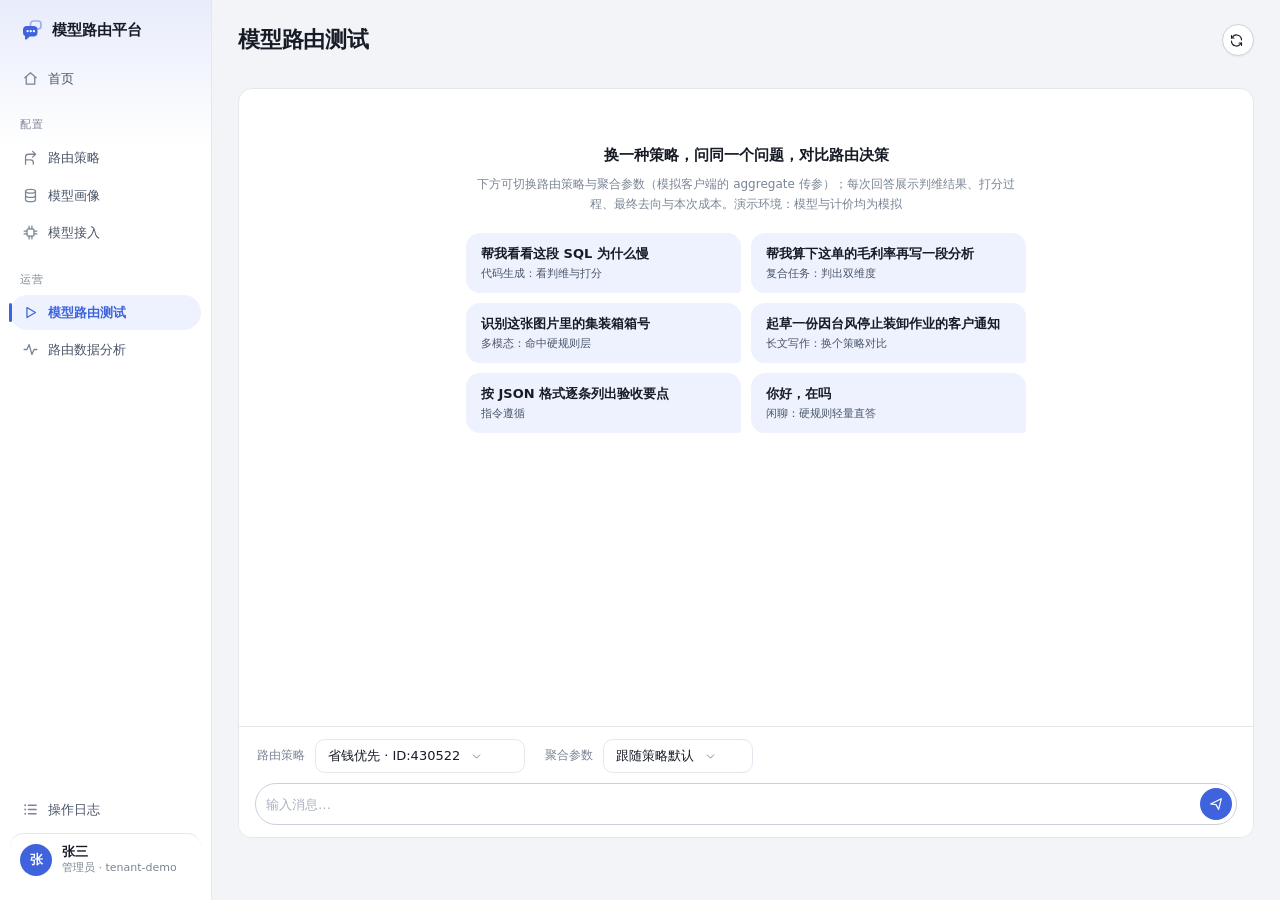
<file: playground.html>
<!DOCTYPE html>
<html lang="zh-CN">
<head>
<meta charset="UTF-8">
<meta name="viewport" content="width=device-width, initial-scale=1">
<link rel="icon" href="data:image/svg+xml,%3Csvg xmlns='http://www.w3.org/2000/svg' viewBox='0 0 24 24'%3E%3Crect width='24' height='24' rx='5.5' fill='%231DA1F2'/%3E%3Crect x='10.5' y='3.6' width='9.6' height='7.3' rx='2.7' fill='none' stroke='%23fff' stroke-width='1.5' opacity='0.75'/%3E%3Cpath d='M3.4 12a3.7 3.7 0 0 1 3.7-3.7h6a3.7 3.7 0 0 1 3.7 3.7v2.3a3.7 3.7 0 0 1-3.7 3.7H9.5l-3.1 2.6c-.55.46-1.3.07-1.3-.64v-2.4A3.7 3.7 0 0 1 3.4 14.3z' fill='%23fff'/%3E%3Ccircle cx='7.4' cy='13.1' r='1.05' fill='%231DA1F2'/%3E%3Ccircle cx='10.25' cy='13.1' r='1.05' fill='%231DA1F2'/%3E%3Ccircle cx='13.1' cy='13.1' r='1.05' fill='%231DA1F2'/%3E%3C/svg%3E">
<title>测试 · 智能交互平台</title>
<link rel="stylesheet" href="./shared.css?v=cfb74aff">
<link rel="prefetch" href="./audit.html"><link rel="prefetch" href="./dashboard.html"><link rel="prefetch" href="./home-router.html"><link rel="prefetch" href="./playground.html"><link rel="prefetch" href="./router.html"><link rel="prefetch" href="./trace.html">
</head>
<body class="has-side">
<div class="page">
  <div class="page-head" style="display:flex;align-items:center;gap:12px">
    <div class="page-title" id="pgTitle">对话测试</div>
    <div style="flex:1"></div>
    <button class="btn iconic round" id="newSess" title="新对话" aria-label="新对话"></button>
  </div>
  <div id="chatHost"></div>
</div>

<script>window.SIA_PLATFORM="router";</script>
<script src="./mock_data.js?v=e305d851"></script>
<script src="./mock_api.js?v=5ebc21e8"></script>
<script src="./tokens.js?v=aba04afb"></script>
<script src="./ui.js?v=63967988"></script>
<script src="./components.js?v=c1543d84"></script>
<script src="./testchat.js?v=31ecca24"></script>
<script>
const { el } = UI;
const MODES = {
  comp: { nav: "playground:comp", title: "组件测试", seg: "组件测试",
    help: "v2 组件是泛化的：何时出组件由 agent 侧的大模型决定，平台测不了也不该测模型行为。平台侧要验证的是「渲染与契约」——组件在各种模型参数下长什么样、样式对不对、参数异常时降级是否成立、提交回传的数据结构是否符合 schema。这里就是做这件事的：模拟模型给参数，直接看渲染与回传。" },
  model: { nav: "playground:model", title: "模型路由测试", seg: "模型路由测试",
    help: "验证路由怎么选模型：切换不同路由策略问同一个问题，每次回答展示完整过程与成本。" },
};
function mode() { return MODES[location.hash.replace("#", "")] ? location.hash.replace("#", "") : "comp"; }
// 默认模式：无 hash 直接进入时落到智能交互测试，保证 tab 与导航高亮一致
if (!MODES[location.hash.replace("#", "")]) history.replaceState(null, "", location.pathname + location.search + (window.SIA_PLATFORM === "router" ? "#model" : "#comp"));

async function buildSuggestions(m) {
  if (m === "comp") {
    try {
      const { cards } = await UI.api("/api/cards");
      const live = cards.filter(c => (c.status === "published" || (c.status === "draft" && c.version >= 1)) && (c.trigger_examples || []).length);
      const picks = live.slice(0, 6).map(c => ({ text: c.trigger_examples[0], label: "会触发「" + c.name + "」" }));
      if (picks.length) return picks;
    } catch (e) {}
    return [
      { text: "我的货延误了有哪些处理方式可以选", label: "模型选出「选择表单」并动态给选项" },
      { text: "帮我登记一下联系方式", label: "模型选出「信息表单」" },
      { text: "取消这笔订单", label: "模型选出「操作确认」" },
      { text: "这几个月的费用走势帮我看看", label: "模型选出「图表」直接渲染" },
      { text: "把这几项整理成表格对比一下", label: "模型选出「表格」" },
      { text: "这两个方案你觉得哪个好", label: "模型选出「偏好选择」" },
    ];
  }
  return [
    { text: "帮我看看这段 SQL 为什么慢", label: "代码生成：看判维与打分" },
    { text: "帮我算下这单的毛利率再写一段分析", label: "复合任务：判出双维度" },
    { text: "识别这张图片里的集装箱箱号", label: "多模态：命中硬规则层" },
    { text: "起草一份因台风停止装卸作业的客户通知", label: "长文写作：换个策略对比" },
    { text: "按 JSON 格式逐条列出验收要点", label: "指令遵循" },
    { text: "你好，在吗", label: "闲聊：硬规则轻量直答" },
  ];
}


// ---------- v2 组件调用模拟器：测「渲染与契约」，不测模型行为 ----------
// 三问的答案：1 需要测——但目标变了；2 测样式渲染 / 参数边界降级 / 提交回传结构；
// 3 方法不再是对话命中，而是直接模拟「模型返回的组件调用」，参数可编辑、边界可一键注入。
const SIM_DEMO = {
  "select.single": { prompt: "请选择处理方式", options: ["加急派送", "改约取件时间", "转自提点"], multi: false },
  "select.multi": { prompt: "请勾选适用项", options: ["需要发票", "需要保价", "上门取件"], multi: true },
  "select.card": { prompt: "请选择方案", options: ["方案 A · 时效优先", "方案 B · 成本优先"] },
  "form.structured": { prompt: "请补充以下信息", fields: [
    { key: "contact_name", label: "联系人", required: true }, { key: "contact_phone", label: "联系方式", required: true }] },
  "control.confirm": { prompt: "确认取消本次订单？该操作不可撤销。", summary: "取消后已支付金额将原路退回" },
  "feedback.binary": { prompt: "这条回答怎么样", dimensions: [
    { key: "accuracy", label: "答得准确吗" }, { key: "helpful", label: "有帮助吗" }] },
  "feedback.preference": { candidates: [
    { label: "方案 A", content: "优先保证时效：改走直达线路，成本上浮约 8%。" },
    { label: "方案 B", content: "优先控制成本：维持现有线路，预计多用 2 天。" }] },
  "table": { title: "分区域概览", columns: ["区域", "数量", "环比"], rows: [["华东", "352", "2.3%"], ["华南", "332", "1.5%"]] },
  "chart.line": { title: "近半年走势", categories: ["4月", "5月", "6月", "7月", "8月", "9月"], series: [{ name: "金额", values: [122, 165, 148, 161, 178, 190] }] },
  "chart.bar": { title: "分区域对比", categories: ["华东", "华南", "华北"], series: [{ name: "数量", values: [352, 332, 372] }] },
  "chart.pie": { title: "构成占比", slices: [{ label: "华东", value: 42 }, { label: "华南", value: 27 }, { label: "其他", value: 31 }] },
  "metric.card": { label: "本月累计金额", value: "1,286", unit: "万元", delta: "4.2%" },
  "timeline": { title: "处理进度", events: [{ ts: "09:20", title: "已受理" }, { ts: "10:05", title: "处理中", desc: "已分派专员" }] },
  "steps": { title: "操作指引", steps: ["填写信息", "上传凭证", "等待审核"], current_index: 1 },
};
const SIM_EDGE = {
  "空参数（看降级）": () => ({}),
  "超长选项（看截断与换行）": (base) => ({ ...base, options: Array.from({ length: 12 }, (_, i) => "选项" + (i + 1) + " · 这是一条非常非常长的候选项文本用来验证换行与截断表现") }),
  "缺少必填（看校验）": (base) => { const b = { ...base }; delete b.options; delete b.candidates; delete b.columns; delete b.rows; delete b.slices; delete b.events; delete b.steps; delete b.fields; return b; },
  "大数据量（看滚动）": (base) => base.rows ? { ...base, rows: Array.from({ length: 40 }, (_, i) => ["行" + (i + 1), String(100 + i), i % 3 + "%"]) } : base,
};

async function bootSimulator() {
  const host = document.getElementById("chatHost");
  host.innerHTML = "";
  const { cards } = await UI.api("/api/cards");
  const pid = localStorage.getItem("sia_product");
  let prods = [];
  try { prods = (await UI.api("/api/products")).products || []; } catch (e) {}
  const prod = prods.find(x => x.product_id === pid) || prods[0];
  const bound = prod ? new Set(prod.card_ids || []) : null;
  const live = cards.filter(c => (c.status === "published" || (c.status === "draft" && c.version >= 1)) && (!bound || bound.has(c.card_id)));
  if (!live.length) { host.appendChild(el("div", { class: "card empty-state" }, [
    el("div", { class: "empty-title" }, ["当前产品还没有已发布组件"]),
    el("a", { class: "btn primary", style: "margin-top:10px", href: "./cards.html" }, ["去工作台"])])); return; }

  let cur = live[0];
  const ta = el("textarea", { rows: 14, spellcheck: "false",
    style: "width:100%;font-family:var(--font-mono, monospace);font-size:12.5px;line-height:1.6" });
  const setDemo = () => { ta.value = JSON.stringify(SIM_DEMO[cur.component_type] || {}, null, 2); };
  setDemo();
  const renderBox = el("div", { class: "card", style: "min-height:280px;background:var(--bg-sunken)" });
  const payloadBox = el("div", {});
  const contractBox = el("div", {});
  async function drawContract() {
    contractBox.innerHTML = "";
    try {
      const r = await UI.api("/api/components/schema-preview", { method: "POST",
        body: { component_type: cur.component_type, config: ((cur.field_bindings || {}).config) || {} } });
      if (r.submit_schema) contractBox.appendChild(el("div", { class: "card", style: "margin-top:12px" }, [
        el("div", { style: "font-weight:600;margin-bottom:6px;display:flex;align-items:center;gap:6px" },
          ["提交回传契约", UI.help("交互类组件用户点提交后，按此结构回传给 agent；下方点提交可看真实 payload")]),
        el("pre", { class: "code", style: "margin:0;max-height:160px;overflow:auto" }, [JSON.stringify(r.submit_schema, null, 2)]),
      ]));
    } catch (e) {}
  }
  const errLine = el("div", { class: "field-error", style: "margin-top:6px" });

  function doRender() {
    errLine.textContent = "";
    renderBox.innerHTML = "";
    payloadBox.innerHTML = "";
    let params;
    try { params = JSON.parse(ta.value || "{}"); } catch (e) { errLine.textContent = "参数不是合法 JSON：" + e.message; return; }
    const env = { schema_version: "1.0.0", render_id: "sim-" + Math.random().toString(36).slice(2, 8),
      component_type: cur.component_type, semantic_category: cur.semantic_category,
      trigger_source: "model_tool_call", card_ref: { card_id: cur.card_id, version: cur.version },
      params, style_overrides: cur.style_overrides || {} };
    if (params.multi === true && cur.component_type === "select.single") env.component_type = "select.multi";
    const ctx = { titleInBubble: true, userId: "simulator",
      sendEvent: () => {},
      onCollectSubmit: (payload) => {
        payloadBox.innerHTML = "";
        payloadBox.appendChild(el("div", { class: "card", style: "margin-top:12px" }, [
          el("div", { style: "font-weight:600;margin-bottom:6px" }, ["提交回传（回传给 agent 的数据）"]),
          el("pre", { class: "code", style: "margin:0;max-height:220px;overflow:auto" }, [JSON.stringify(payload, null, 2)]),
        ]));
      },
      onControl: (action) => {
        payloadBox.innerHTML = "";
        payloadBox.appendChild(el("div", { class: "card", style: "margin-top:12px" }, [
          el("div", { style: "font-weight:600;margin-bottom:6px" }, ["控制回传"]),
          el("pre", { class: "code", style: "margin:0" }, [JSON.stringify({ action }, null, 2)]),
        ]));
      } };
    try { renderBox.appendChild(el("div", { class: "brand-scope" }, [Components.render(env, ctx)])); }
    catch (e) { renderBox.appendChild(el("div", { class: "field-error" }, ["渲染失败（降级触发）：" + e.message])); }
  }

  const instSel = UI.fancySelect({ value: cur.card_id, width: "240px",
    options: live.map(c => [c.card_id, c.name + "（" + (UI.ctName(c.component_type) || c.component_type) + "）"]),
    onChange: (v) => { cur = live.find(c => c.card_id === v); setDemo(); doRender(); drawContract(); } });
  const edgeBtns = el("div", { style: "display:flex;gap:6px;flex-wrap:wrap" },
    Object.entries(SIM_EDGE).map(([nm, fn]) => el("button", { class: "btn small ghost", onclick: () => {
      let base; try { base = JSON.parse(ta.value || "{}"); } catch (e) { base = SIM_DEMO[cur.component_type] || {}; }
      ta.value = JSON.stringify(fn(base), null, 2); doRender();
    } }, [nm])));

  host.appendChild(el("div", { class: "muted", style: "margin:2px 0 12px;max-width:70em" },
    ["组件是泛化的：何时出组件由 agent 侧大模型决定，平台侧测「渲染与契约」——编辑模型参数，验证样式、边界降级与提交回传结构。测试数据不计入业务看板。"]));
  host.appendChild(el("div", { class: "grid", style: "grid-template-columns:minmax(340px,480px) 1fr;gap:14px;align-items:start" }, [
    el("div", { class: "card" }, [
      el("div", { style: "display:flex;align-items:center;gap:10px;margin-bottom:10px;flex-wrap:wrap" }, [
        el("span", { style: "font-weight:600" }, ["组件调用"]), instSel,
        el("div", { style: "flex:1" }),
        el("button", { class: "btn small", onclick: () => { setDemo(); doRender(); } }, ["示例参数"]),
      ]),
      el("div", { class: "muted", style: "margin-bottom:6px" }, ["模拟模型返回的调用参数（params，按注册表 schema）："]),
      ta, errLine,
      el("div", { style: "display:flex;align-items:center;gap:8px;margin-top:10px;flex-wrap:wrap" }, [
        el("span", { class: "muted", style: "flex:none" }, ["边界用例"]), edgeBtns,
      ]),
      el("div", { style: "display:flex;justify-content:flex-end;gap:8px;margin-top:12px" }, [
        el("button", { class: "btn", onclick: () => {
          let params2; try { params2 = JSON.parse(ta.value || "{}"); } catch (e) { UI.toast("参数不是合法 JSON", true); return; }
          navigator.clipboard.writeText(JSON.stringify({ component_id: cur.card_id, params: params2 }, null, 2));
          UI.toast("已复制完整组件调用（component_id + params），可直接交给 agent 开发");
        } }, [UI.icon("copy", 13), "复制调用"]),
        el("button", { class: "btn primary", onclick: doRender }, ["渲染"]),
      ]),
    ]),
    el("div", {}, [
      el("div", { style: "display:flex;align-items:center;gap:8px;margin-bottom:8px" }, [
        el("span", { class: "section-title", style: "margin:0" }, ["渲染结果"]),
        el("span", { class: "muted" }, ["含实例样式覆盖与产品风格主题；交互类点提交看回传"]),
      ]),
      renderBox, contractBox, payloadBox,
    ]),
  ]));
  doRender();
  drawContract();
}

async function boot() {
  const k = mode();
  const m = MODES[k];
  UI.nav(m.nav);
  document.getElementById("pgTitle").textContent = m.title;
  document.title = m.title + (k === "model" ? " · 模型路由平台" : " · 智能交互平台");
  if (k === "comp") return bootSimulator();
  const prefill = new URLSearchParams(location.search).get("q") || "";
  const autosend = !!new URLSearchParams(location.search).get("send");
  const suggestions = await buildSuggestions(k);
  TestChat.open({
    mountEl: "#chatHost", prefill, autosend, suggestions,
    guideTitle: k === "comp" ? "试试这些问法，看模型选出什么组件" : "换一种策略，问同一个问题，对比路由决策",
    hint: k === "comp"
      ? "点击任意问法发送；大模型按组件说明判断出哪个组件（演示为规则模拟），交互类可提交、展示类直接渲染，也可从组件进入编辑"
      : "下方可切换路由策略与聚合参数（模拟客户端的 aggregate 传参）；每次回答展示判维结果、打分过程、最终去向与本次成本。演示环境：模型与计价均为模拟",
    keepReasoning: k === "model",
    editableCards: k === "comp",
  });
}
const _ns = document.getElementById("newSess");
_ns.append(UI.icon("refresh", 15));
_ns.onclick = () => boot().catch(e => UI.toast("加载失败：" + e.message, true));
window.addEventListener("hashchange", () => boot().catch(e => UI.toast("加载失败：" + e.message, true)));
boot().catch(e => UI.toast("加载失败：" + e.message, true));
</script>
<script>if("serviceWorker" in navigator)navigator.serviceWorker.register("./sw.js").catch(function(){});</script>
</body>
</html>
</file>
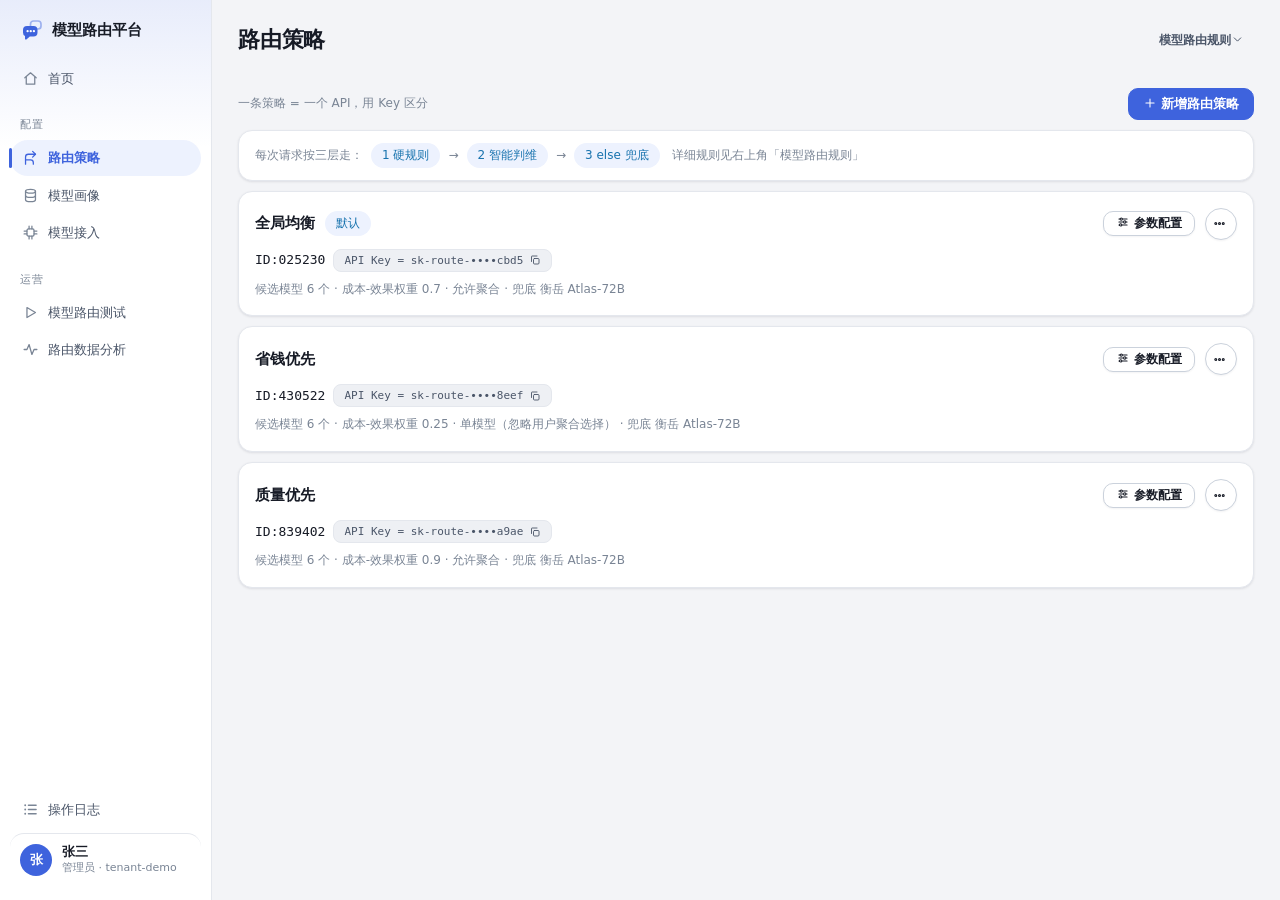
<file: router.html>
<!DOCTYPE html>
<html lang="zh-CN">
<head>
<meta charset="UTF-8">
<meta name="viewport" content="width=device-width, initial-scale=1">
<link rel="icon" href="data:image/svg+xml,%3Csvg xmlns='http://www.w3.org/2000/svg' viewBox='0 0 24 24'%3E%3Crect width='24' height='24' rx='5.5' fill='%231DA1F2'/%3E%3Crect x='10.5' y='3.6' width='9.6' height='7.3' rx='2.7' fill='none' stroke='%23fff' stroke-width='1.5' opacity='0.75'/%3E%3Cpath d='M3.4 12a3.7 3.7 0 0 1 3.7-3.7h6a3.7 3.7 0 0 1 3.7 3.7v2.3a3.7 3.7 0 0 1-3.7 3.7H9.5l-3.1 2.6c-.55.46-1.3.07-1.3-.64v-2.4A3.7 3.7 0 0 1 3.4 14.3z' fill='%23fff'/%3E%3Ccircle cx='7.4' cy='13.1' r='1.05' fill='%231DA1F2'/%3E%3Ccircle cx='10.25' cy='13.1' r='1.05' fill='%231DA1F2'/%3E%3Ccircle cx='13.1' cy='13.1' r='1.05' fill='%231DA1F2'/%3E%3C/svg%3E">
<title>模型路由 · 智能交互平台</title>
<link rel="stylesheet" href="./shared.css?v=cfb74aff">
<link rel="prefetch" href="./audit.html"><link rel="prefetch" href="./dashboard.html"><link rel="prefetch" href="./home-router.html"><link rel="prefetch" href="./playground.html"><link rel="prefetch" href="./router.html"><link rel="prefetch" href="./trace.html">
</head>
<body class="has-side">
<div class="page">
  <div class="page-head" style="display:flex;align-items:center;gap:6px"><div class="page-title" id="pageTitle">模型接入</div><span id="headActions" style="margin-left:auto"></span></div>

  <div id="tabContent"></div>
</div>

<script>window.SIA_PLATFORM="router";</script>
<script src="./mock_data.js?v=e305d851"></script>
<script src="./mock_api.js?v=5ebc21e8"></script>
<script src="./tokens.js?v=aba04afb"></script>
<script src="./ui.js?v=63967988"></script>
<script src="./components.js?v=c1543d84"></script>
<script src="./testchat.js?v=31ecca24"></script>
<script>
UI.nav("router");
const { el } = UI;
// 走查：板块入口只保留左侧导航一处，页内不再放横向 tab（按 #hash 渲染）
const SECTION_NAMES = { models: "模型接入", dispatch: "路由策略", profile: "模型画像", apidoc: "接入文档" };
let activeTab = "models";

let pollTimer = null;

function showSection(key, first = false) {
  if (key === "policies") key = "dispatch"; // 旧深链兼容
  if (key === "flow" || key === "flywheel" || key === "scene" || key === "import" || key === "review") key = "profile"; // v7：数据集/飞轮页并入模型画像页
  if (!RENDER[key]) key = "dispatch";
  if (!first && key === activeTab) return;
  activeTab = key;
  clearInterval(pollTimer);
  document.getElementById("pageTitle").textContent = SECTION_NAMES[key];
  document.getElementById("headActions").innerHTML = "";
  document.title = SECTION_NAMES[key] + " · 智能交互平台";
  UI.loading(content());
  RENDER[key]().catch(e => UI.toast("加载失败：" + e.message, true));
}

const content = () => document.getElementById("tabContent");

// ================= 模型池 =================

async function renderModels() {
  const { models } = await UI.api("/v1/models");
  const box = content();
  box.innerHTML = "";
  document.getElementById("headActions").appendChild(
    el("a", { class: "btn small ghost", href: "./router.html#apidoc", target: "_blank", rel: "noopener",
      title: "对接开发的完整口径（新标签页打开）" }, [UI.icon("link", 13), "接入文档"]));
  const statusChip = { active: ["在线", "green"], registering: ["注册中", "yellow"],
    paused: ["已停用", "gray"], retired: ["已退役", "red"] };
  const table = el("table", { class: "data" }, [
    el("thead", {}, [el("tr", {}, ["供应商", "名称", "模型型号", "接入方式", "单价 ¥/M（入 / 出）", "多模态", "思考模式", "启用情况", "操作"]
      .map(h => el("th", { class: (h === "名称" || h === "模型型号") ? "w-main" : "" }, [h])))]),
    el("tbody", {}, models.filter(m => (m.bank_coverage || 0) >= 1)
      .sort((a2, b2) => String(a2.provider).localeCompare(String(b2.provider)) || String(a2.display_name).localeCompare(String(b2.display_name)))
      .map((m, i, arr) => renderModelRow(m, i === 0 || arr[i - 1].provider !== m.provider))),
  ]);
  function renderModelRow(m, firstOfProvider) {
      const [lb, color] = statusChip[m.status] || [m.status, "gray"];
      const caps = m.capabilities || {};
      const coverage = Math.round((m.bank_coverage || 0) * 100);
      const backfill = m.backfill;
      const noCred = m.credential_masked === "****";
      return el("tr", {}, [
        el("td", { style: "font-weight:600" }, [firstOfProvider ? m.provider : ""]),
        el("td", { style: "min-width:160px" }, [
          el("div", { style: "font-weight:600;display:flex;align-items:center;gap:6px;white-space:nowrap" }, [m.display_name,
            m.is_default ? el("span", { class: "chip blue", style: "flex:none;max-width:none", title: "默认兜底：路由 / 手动模式故障时切换到此模型；不能停用或删凭证" }, ["默认兜底"]) : null]),
        ]),
        el("td", { class: "muted num" }, [m.model_name || m.model_id]),
        el("td", {}, [m.deploy_type === "self_hosted"
          ? el("span", { title: "自有部署：成本按 GPU 卡·时做简易估算" }, [`自有部署 · ${m.gpu_count} 卡`])
          : el("span", { class: "muted" }, ["API 接入"])]),
        el("td", { class: "num", title: m.deploy_type === "self_hosted"
            ? "自有部署：按卡数折算的估算单价，可在「编辑」里修正" : "每百万 token 的输入 / 输出单价（人民币）" }, [
          (Number(m.price_input) || Number(m.price_output))
            ? el("span", {}, [`${m.price_input} / ${m.price_output}`,
                m.deploy_type === "self_hosted" ? el("span", { class: "muted", style: "margin-left:4px" }, ["估算"]) : null])
            : el("span", { class: "muted", title: "点「编辑」补充单价（可贴定价页链接由 AI 读取）" }, ["待补充"])]),
        el("td", {}, [caps.vision
          ? el("span", { title: "支持图像识别：多模态请求会被硬规则层分流到该模型" }, ["支持图像"])
          : el("span", { class: "muted", title: "不支持图像：多模态请求不会路由给它" }, ["不支持"])]),
        el("td", {}, [caps.thinking
          ? (() => {
              const lab2 = el("span", { class: "muted", style: "font-size:var(--font-caption)" }, [caps.thinking_enabled !== false ? "" : "关闭"]);
              return el("span", { style: "display:inline-flex;align-items:center;gap:8px" }, [
                UI.toggle({ checked: caps.thinking_enabled !== false,
                  onChange: async (next) => {
                    try {
                      await UI.api(`/v1/models/${m.model_id}/thinking`, { method: "POST", body: { enabled: next } });
                      lab2.textContent = next ? "" : "关闭";
                      UI.toast(next ? "已开启思考模式" : "已关闭思考模式");
                      return true;
                    } catch (err) { UI.toast(err.data?.error || err.message, true); return false; }
                  } }), lab2]);
            })()
          : el("span", { class: "muted", title: "该模型不支持深度思考" }, ["不支持"])]),
        el("td", {}, [
          m.is_default ? el("span", { class: "chip blue", title: "兜底模型常开，不能停用；先切换默认兜底才能操作" }, ["兜底"])
          : noCred ? el("span", { class: "chip gray", title: "凭证未配置，不能启用" }, ["不可用"])
          : UI.toggle({ checked: m.status === "active",
            onChange: async (next) => {
              if (!next) {
                const ok = await UI.confirm("停用模型", `停用「${m.display_name}」后立即退出路由候选，进行中的请求将无法使用该模型。继续？`, { okText: "确认停用" });
                if (!ok) return false;
              }
              try {
                await UI.api(`/v1/models/${m.model_id}/status`, { method: "POST", body: { status: next ? "active" : "paused" } });
                UI.toast(next ? "已启用，即时参与路由" : "已停用");
                renderModels();
                return true;
              } catch (err) { UI.toast(err.data?.error || err.message, true); return false; }
            } }),
        ]),
        el("td", {}, [el("div", { style: "display:flex;gap:6px;align-items:center" }, [
          el("button", { class: "btn small", onclick: () => editModelDrawer(m) }, ["编辑"]),
          (() => {
            const more = el("button", { class: "btn small", "aria-label": "更多操作", onclick: () => UI.menu(more, [
              !m.is_default && m.status === "active" ? { label: "设为默认兜底", onClick: async () => {
                const ok = await UI.confirm("设为默认兜底模型", `所有降级 / 故障切换都会落到「${m.display_name}」。建议选择稳定、成本可控的模型。继续？`, { okText: "确认设置" });
                if (!ok) return;
                try { await UI.api(`/v1/models/${m.model_id}/set-default`, { method: "POST" }); UI.toast("已设为默认兜底模型"); renderModels(); }
                catch (e) { UI.toast(e.data?.error || e.message, true); }
              } } : null,
              { label: "复制 model_id", onClick: () => { navigator.clipboard.writeText(m.model_id); UI.toast("已复制"); } },
              !m.is_default ? { label: "删除模型", danger: true, onClick: async () => {
                const ok = await UI.confirm("删除模型", `删除「${m.display_name}」后立即退出路由；历史得分与调用记录保留用于审计。`, { okText: "删除", danger: true });
                if (!ok) return;
                try { await UI.api(`/v1/models/${m.model_id}/delete`, { method: "POST" }); UI.toast("已删除"); renderModels(); }
                catch (e) { UI.toast(e.data?.error || e.message, true); }
              } } : null,
              m.credential_masked !== "****" ? { label: "删除凭证并暂停", danger: true, onClick: async () => {
                if (m.is_default) { UI.toast("默认兜底模型的凭证不能删除，请先切换默认模型", true); return; }
                const ok = await UI.confirm("删除凭证", `删除「${m.display_name}」的凭证后模型立即暂停，进行中的会话自动切换备选模型。此操作不可撤销。`, { okText: "确认删除", danger: true });
                if (!ok) return;
                try { const r = await UI.api(`/v1/models/${m.model_id}/credential/delete`, { method: "POST" }); UI.toast(r.note); renderModels(); }
                catch (e) { UI.toast(e.data?.error || e.message, true); }
              } } : null,
            ]) }, ["更多"]);
            return more;
          })(),
        ])]),
      ]);
  }
  box.appendChild(el("div", { class: "card" }, [
    el("div", { style: "display:flex;justify-content:space-between;margin-bottom:10px" }, [
      el("div", { class: "section-title", style: "margin:0" }, ["已接入模型"]),
      el("div", { style: "display:flex;gap:8px" }, [
        el("a", { class: "btn", href: "./playground.html#model" }, [UI.icon("play", 14), "测试"]),
        el("button", { class: "btn primary", onclick: registerDialog }, [UI.icon("plus", 14), "添加模型"]),
      ]),
    ]),
    table,
  ]));
}

// 走查 R2：注册表单原先全英文字段名、无必填标记、无校验、无取消
function registerDialog() {
  if (document.querySelector(".modal-mask")) return; // 防连点叠开
  // 两步：1 填接入信息做连接校验 → 2 自动带出单价与能力（可修改）后添加
  const st = { model_name: "", display_name: "", provider: "", endpoint: "", credential_ref: "",
               price_input: null, price_output: null, caps: null, deploy_type: "api", gpu_count: "" };
  const fieldEl = (label, key, ph, hint, type = "text") => {
    const n = el("input", { type, value: st[key] ?? "", placeholder: ph });
    n.oninput = () => st[key] = n.value.trim();
    return el("label", { class: "field" }, [
      el("span", { class: "label-text req" }, [label, hint ? UI.help(hint) : null]), n]);
  };
  const err = el("div", { class: "field-error" });
  const verifyBtn = el("button", { class: "btn primary", onclick: async (e) => {
    err.textContent = "";
    if (!st.provider) { err.textContent = "请填写供应商"; return; }
    if (!/^[A-Za-z0-9][A-Za-z0-9._-]{0,39}$/.test(st.model_name)) { err.textContent = "模型型号需为 1-40 位字母、数字、点、下划线或短横线"; return; }
    if (!st.display_name) { err.textContent = "请填写名称"; return; }
    if (!/^https:\/\/\S+$/.test(st.endpoint)) { err.textContent = "接口地址必须是 https:// 开头的完整 URL"; return; }
    if (!/^vault:\/\/\S+$/.test(st.credential_ref)) { err.textContent = "凭证需为 vault:// 引用（密钥不明文入库）"; return; }
    if (st.deploy_type === "self_hosted") {
      const g = Number(st.gpu_count);
      if (!Number.isInteger(g) || g < 1 || g > 512) { err.textContent = "自有部署请填写卡数（1-512 的整数）"; return; }
    }
    await UI.withBusy(e.currentTarget, async () => {
      await new Promise(r => setTimeout(r, 600)); // 演示：模拟连通性校验
      try {
        const r = await UI.api("/v1/models", { method: "POST", body: {
          model_name: st.model_name, display_name: st.display_name, provider: st.provider,
          endpoint: st.endpoint, credential_ref: st.credential_ref,
          deploy_type: st.deploy_type, gpu_count: st.deploy_type === "self_hosted" ? Number(st.gpu_count) : 0,
          vision: !!st.vision,
          capabilities: { tool_call: true, streaming: true } } });
        UI.toast((st.deploy_type === "self_hosted"
          ? "模型已添加并生效，成本已按卡数估算；benchmark 得分缺失时在「模型画像」页补录"
          : "模型已添加并生效。可在列表「编辑」里补充官网单价，benchmark 得分缺失时在「模型画像」页补录")
          + (r.same_name_count ? `。注意：型号 ${st.model_name} 已有 ${r.same_name_count} 条接入，请用名称区分` : ""));
        mask.remove(); renderModels();
      } catch (e2) { err.textContent = e2.data?.error || e2.message; }
    }, "校验中……");
  } }, ["连接校验并添加"]);
  const gpuIn = el("input", { type: "number", min: "1", max: "512", step: "1", value: "", placeholder: "例如 16" });
  gpuIn.oninput = () => st.gpu_count = gpuIn.value.trim();
  const gpuField = el("label", { class: "field", hidden: true }, [
    el("span", { class: "label-text req" }, ["部署卡数",
      UI.help("需要多少张 GPU 卡；平台按 GPU 卡·时折算出估算单价，可在「编辑」里修正")]), gpuIn]);
  const deploySel = UI.fancySelect({ value: "api", width: "100%",
    options: [["api", "API 接入（按官网单价计成本）"], ["self_hosted", "自有部署（按卡数做简易估算）"]],
    onChange: (v) => { st.deploy_type = v; gpuField.hidden = v !== "self_hosted"; } });
  const body = el("div", { class: "form-loose" }, [
    el("div", { class: "sec-head" }, ["接入信息"]),
    el("div", { class: "grid cols-2" }, [
      fieldEl("供应商", "provider", "例如：alibaba / deepseek / 自研"),
      fieldEl("模型型号", "model_name", "例如：qwen3-vl-8b-instruct",
        "模型的官方型号。同一型号可接多条——官方 API 一条、自有部署一条，用名称区分；实例 ID 由系统生成"),
    ]),
    fieldEl("名称", "display_name", "例如：Qwen3-VL 官方版 / Qwen3-VL 本地版", "列表与路由决策里展示的名字，同型号多条接入靠它区分"),
    fieldEl("接口地址", "endpoint", "https://api.provider.com/v1", "仅 https"),
    fieldEl("API 凭证", "credential_ref", "vault://cred/my-model", "填 vault:// 引用，密钥加密存储、展示脱敏"),
    el("label", { class: "field" }, [el("span", { class: "label-text req" }, ["接入方式",
      UI.help("API 接入的成本按官网单价；自有部署没有账单，按需要的 GPU 卡数做简易估算")]), deploySel]),
    gpuField,
    el("div", { class: "field" }, [
      el("span", { class: "label-text" }, ["图像识别（多模态）",
        UI.help("模型能否看图：多模态请求只会分流给支持图像的模型，一个都没有时走兜底")]),
      UI.toggle({ checked: false, label: "不支持", onChange: (v, lab) => { st.vision = v; return true; } }),
    ]),
    err,
    el("div", { class: "muted", style: "margin:4px 0 8px" }, ["单价 / 上下文长度非必选，添加后可在模型列表「编辑」里随时补充"]),
    el("div", { style: "display:flex;justify-content:flex-end;margin-top:8px" }, [verifyBtn]),
  ]);
  const mask = UI.modal("添加模型", body, null, { persistent: true });
}

// 编辑模型：改名 + 接入方式与成本（API 官网单价 / 自有部署按卡数估算）+ 上下文
function editModelDrawer(m) {
  const nameIn = el("input", { type: "text", maxlength: "24", value: m.display_name });
  const provIn = el("input", { type: "text", maxlength: "20", value: m.provider || "" });
  const dst = { deploy_type: m.deploy_type || "api", gpu_count: m.gpu_count || "",
    vision: !!(m.capabilities || {}).vision };
  const gpuIn = el("input", { type: "number", min: "1", max: "512", step: "1", value: dst.gpu_count || "", placeholder: "例如 16" });
  gpuIn.oninput = () => dst.gpu_count = gpuIn.value.trim();
  const gpuField = el("label", { class: "field", hidden: dst.deploy_type !== "self_hosted" }, [
    el("span", { class: "label-text req" }, ["部署卡数",
      UI.help("按 GPU 卡·时折算估算单价；改卡数后把单价清空可重新估算")]), gpuIn]);
  const deploySel = UI.fancySelect({ value: dst.deploy_type, width: "100%",
    options: [["api", "API 接入（按官网单价计成本）"], ["self_hosted", "自有部署（按卡数做简易估算）"]],
    onChange: (v) => { dst.deploy_type = v; gpuField.hidden = v !== "self_hosted"; } });
  const urlIn = el("input", { type: "url", placeholder: "https://provider.com/pricing（官方定价 / 模型文档页）" });
  const pin = el("input", { type: "number", step: "0.05", min: "0", max: "10000", value: Number(m.price_input) || "", placeholder: "例如 0.4" });
  const pout = el("input", { type: "number", step: "0.05", min: "0", max: "10000", value: Number(m.price_output) || "", placeholder: "例如 0.8" });
  const ctx = el("input", { type: "number", step: "1", min: "0", max: "100000", value: (m.capabilities?.context_window || 0) / 1024 || "", placeholder: "例如 128" });
  const err = el("div", { class: "field-error" });
  const aiBtn = el("button", { class: "btn ai", type: "button", disabled: true,
    title: "先填写定价页链接", onclick: async (e) => {
    if (!/^https:\/\/\S+$/.test(urlIn.value.trim())) { err.textContent = "定价页链接需为 https:// 开头的完整 URL"; return; }
    err.textContent = "";
    await UI.withBusy(e.currentTarget, async () => {
      await new Promise(r => setTimeout(r, 900)); // 演示：模拟 AI 抓取定价页
      let h = 0; const u = urlIn.value.trim();
      for (let i = 0; i < u.length; i++) h = (h * 31 + u.charCodeAt(i)) >>> 0;
      pin.value = (0.2 + (h % 8) * 0.1).toFixed(1);
      pout.value = (Number(pin.value) * 2).toFixed(1);
      ctx.value = [32, 64, 128, 256][h % 4];
      UI.toast("AI 已从页面读出单价与上下文长度，请核对后保存");
    }, "AI 获取中……");
  } }, [UI.icon("wand", 14), "AI 自动获取"]);
  urlIn.oninput = () => {
    const has = !!urlIn.value.trim();
    if (has) aiBtn.removeAttribute("disabled"); else aiBtn.setAttribute("disabled", "");
    aiBtn.title = has ? "" : "先填写定价页链接";
  };
  const foot = el("div", { style: "display:flex;gap:8px;justify-content:flex-end;align-items:center;width:100%" }, [
    err, el("div", { style: "flex:1" }),
    el("button", { class: "btn", onclick: () => mask2.querySelector(".close-btn")?.click() }, ["取消"]),
    el("button", { class: "btn primary", onclick: async (e) => {
      if (!nameIn.value.trim()) { err.textContent = "显示名必填"; return; }
      for (const [inp, lab] of [[pin, "输入单价"], [pout, "输出单价"]]) {
        const v = inp.value.trim();
        if (v !== "" && !(Number(v) >= 0 && Number(v) <= 10000)) { err.textContent = lab + " 需在 0 ~ 10000 之间"; return; }
      }
      if (ctx.value.trim() !== "" && !(Number(ctx.value) >= 0 && Number(ctx.value) <= 100000)) { err.textContent = "上下文长度需在 0 ~ 100000k 之间"; return; }
      if (dst.deploy_type === "self_hosted") {
        const g = Number(dst.gpu_count);
        if (!Number.isInteger(g) || g < 1 || g > 512) { err.textContent = "自有部署请填写卡数（1-512 的整数）"; return; }
      }
      await UI.withBusy(e.currentTarget, async () => {
        try {
          if (!provIn.value.trim()) { err.textContent = "供应商必填"; return; }
          await UI.api(`/v1/models/${m.model_id}/update`, { method: "POST",
            body: { display_name: nameIn.value.trim(), provider: provIn.value.trim() } });
          await UI.api(`/v1/models/${m.model_id}/profile-data`, { method: "POST", body: {
            price_input: Number(pin.value) || 0, price_output: Number(pout.value) || 0,
            context_window: Math.round((Number(ctx.value) || 0) * 1024),
            deploy_type: dst.deploy_type,
            gpu_count: dst.deploy_type === "self_hosted" ? Number(dst.gpu_count) : 0,
            vision: dst.vision } });
          UI.toast("已保存");
          mask2.querySelector(".close-btn")?.click();
          renderModels();
        } catch (e2) { err.textContent = e2.data?.error || e2.message; }
      }, "保存中……");
    } }, ["保存"]),
  ]);
  const mask2 = UI.drawer(`编辑模型 · ${m.display_name}`, el("div", { class: "form-loose" }, [
    el("label", { class: "field" }, [el("span", { class: "label-text req" }, ["模型名称"]), nameIn]),
    el("div", { class: "grid cols-2" }, [
      el("label", { class: "field" }, [el("span", { class: "label-text req" }, ["供应商"]), provIn]),
      el("label", { class: "field" }, [el("span", { class: "label-text" }, ["模型型号",
        UI.help("注册时确定，不可修改；同一型号可另接一条不同部署方式的实例")]),
        el("input", { type: "text", value: m.model_name || m.model_id, disabled: true })]),
    ]),
    el("div", { class: "sec-head", style: "margin-top:8px" }, ["接入方式与成本",
      el("span", { class: "muted", style: "margin-left:8px;font-weight:400;font-size:var(--font-caption)" }, ["API 接入贴官方定价页由 AI 读取；自有部署留空单价按卡数估算"])]),
    el("label", { class: "field" }, [el("span", { class: "label-text" }, ["接入方式"]), deploySel]),
    gpuField,
    el("div", { class: "field" }, [
      el("span", { class: "label-text" }, ["图像识别（多模态）",
        UI.help("多模态请求只会分流给支持图像的模型")]),
      UI.toggle({ checked: dst.vision, label: dst.vision ? "支持" : "不支持",
        onChange: (v) => { dst.vision = v; return true; } }),
    ]),
    el("label", { class: "field" }, [el("span", { class: "label-text" }, ["定价页链接"]),
      el("div", { style: "display:flex;gap:8px" }, [urlIn, aiBtn])]),
    el("div", { style: "display:grid;grid-template-columns:1fr 1fr 1fr;gap:0 12px" }, [
      el("label", { class: "field" }, [el("span", { class: "label-text" }, ["输入单价（¥/M）"]), pin]),
      el("label", { class: "field" }, [el("span", { class: "label-text" }, ["输出单价（¥/M）"]), pout]),
      el("label", { class: "field" }, [el("span", { class: "label-text" }, ["上下文（k）"]), ctx]),
    ]),
    el("div", { class: "muted" }, ["模型型号、接口地址与凭证在注册时确定；换凭证走「更多 → 删除凭证并暂停」后重新添加"]),
  ]), foot);
}

// ================= 策略 =================

// 参数配置里的 API 对接说明：请求参数与返回字段的完整口径，整块可复制给对接开发
function apiSnippet(apiKey) {
  return [
    "// 1) 发起对话（POST /v1/route，SSE 流式返回）",
    "{",
    `  "api_key": "${apiKey}",   // 本策略的 Key，带上即按本策略路由`,
    '  "text": "用户的问题",',
    '  "aggregate": "auto"       // 可选，按次覆盖聚合开关：auto 跟随策略默认 / on 强制聚合 / off 关闭聚合',
    "                            //（策略关闭「允许调用方按次覆盖」时 on 会被拒绝，applied.override_allowed=false）",
    "}",
    "",
    "// 2) 返回（final 事件）关键字段",
    "//   content           回答正文",
    "//   request_id        本次请求编号，问题排查与对账用",
    "//   applied           本次实际生效口径：{ aggregate, aggregation_used, override_allowed, policy_id }",
    "//   decision_summary  路由决策：命中层级 route_layer / 相关维度 dimensions / 模型 / 成本",
  ].join("\n");
}

function buildApiDoc(policyId, apiKey, st) {
  const body = el("pre", { class: "num", style: "margin:8px 0 0;background:var(--bg-sunken);border-radius:8px;" +
    "padding:10px 12px;font-size:var(--font-caption);line-height:1.6;white-space:pre-wrap;overflow-x:auto" },
    [apiSnippet(apiKey)]);
  body.hidden = true;
  const toggleBtn = el("button", { class: "btn small ghost", type: "button", onclick: () => {
    body.hidden = !body.hidden; toggleBtn.classList.toggle("active", !body.hidden);
  } }, ["API 参数与返回说明", UI.icon("chevron", 13)]);
  return el("div", { class: "field", style: "margin-top:2px" }, [
    el("div", { style: "display:flex;align-items:center;gap:8px" }, [
      toggleBtn,
      el("div", { style: "flex:1" }),
      el("button", { class: "btn small", type: "button", onclick: () => {
        navigator.clipboard.writeText(apiSnippet(apiKey));
        UI.toast("已复制 API 对接说明（含请求参数与返回字段）");
      } }, [UI.icon("copy", 13), "复制对接说明"]),
    ]),
    body,
  ]);
}

// 策略表单（新增与编辑共用）：名称 / 候选模型（标签多选） / 兜底模型 / 成本-效果权重 / 聚合开关
function policyForm(init, actives, policyId, apiKey) {
  const st = { name: init.name || "", alpha: init.alpha ?? 0.7, allow_agg: init.allow_agg !== false,
    allow_override: init.allow_override !== false,
    whitelist: new Set(init.whitelist || []), fallback: init.fallback || "" };
  if (st.whitelist.size === 0) actives.forEach(m => st.whitelist.add(m.model_id));
  const nameIn = el("input", { type: "text", maxlength: "15", value: st.name, placeholder: "例如：夜间省钱档（1-15 字）" });
  const nameErr = el("div", { class: "field-error" });
  nameIn.oninput = () => { st.name = nameIn.value; nameErr.textContent = ""; };
  const withCap = m => m.display_name + ((m.capabilities || {}).vision ? " · 图像" : "");
  const wlWrap = UI.tagSelect({
    selected: [...st.whitelist], minKeep: 1, placeholder: "点击选择候选模型，可输入搜索",
    options: actives.map(m => [m.model_id, withCap(m)]),
    onChange: (vals) => { st.whitelist = new Set(vals); },
  });
  if (!st.fallback) {
    const dm = actives.find(m => m.is_default) || actives[0];
    st.fallback = dm ? dm.model_id : "";
  }
  const fbSel = UI.fancySelect({ value: st.fallback, width: "100%",
    options: actives.map(m => [m.model_id, withCap(m)]),
    onChange: (v) => st.fallback = v });
  const slider = (key, min, max, step, leftLb, rightLb) => {
    const val = el("span", { class: "num", style: "font-weight:600;min-width:34px;text-align:right" }, [Number(st[key]).toFixed(2)]);
    const inp = el("input", { type: "range", min: String(min), max: String(max), step: String(step), value: st[key], style: "flex:1" });
    const fill = () => inp.style.setProperty("--fill", ((Number(inp.value) - min) / (max - min) * 100) + "%");
    fill();
    inp.oninput = () => { st[key] = Number(inp.value); val.textContent = Number(st[key]).toFixed(2); fill(); };
    return el("div", { style: "display:flex;align-items:center;gap:10px" }, [
      el("span", { class: "muted", style: "flex:none" }, [leftLb]), inp, el("span", { class: "muted", style: "flex:none" }, [rightLb]), val,
    ]);
  };
  const node = el("div", { class: "policy-form" }, [
    policyId ? el("div", { class: "drawer-meta" }, [
      el("span", {}, ["策略 ID"]),
      el("span", { class: "cr-id num", title: "点击复制完整 ID", style: "cursor:pointer",
        onclick: () => { navigator.clipboard.writeText(policyId); UI.toast("已复制策略 ID"); } }, [shortPolicyId(policyId)]),
      apiKey ? el("span", {}, ["API Key"]) : null,
      apiKey ? el("button", { class: "key-chip", title: "点击复制完整 Key",
        onclick: () => { navigator.clipboard.writeText(apiKey); UI.toast("已复制 API Key"); } },
        [el("span", { class: "num" }, ["sk-route-••••" + apiKey.slice(-4)]), UI.icon("copy", 12)]) : null,
    ]) : null,
    policyId && apiKey ? buildApiDoc(policyId, apiKey, st) : null,
    el("label", { class: "field" }, [el("span", { class: "label-text req" }, ["策略名称"]), nameIn, nameErr]),
    el("div", { class: "form-sec" }, ["模型范围"]),
    el("div", { class: "field" }, [
      el("span", { class: "label-text" }, ["候选模型", UI.help("这个策略允许在哪些模型里做选择；点击框内可搜索添加，点标签 × 移除")]),
      wlWrap,
    ]),
    el("label", { class: "field" }, [el("span", { class: "label-text" }, ["兜底模型",
      UI.help("候选模型全部失败时用它保底回答")]), fbSel]),
    el("div", { class: "form-sec" }, ["路由行为"]),
    el("label", { class: "field" }, [
      el("span", { class: "label-text" }, ["成本-效果权重",
        UI.help("综合分 = 权重 × 效果分 + (1 - 权重) × 省钱分（各模型单价归一后的分数）。0.70 表示效果占七成打分权重，不是 70% 的请求用强模型；调整后在「路由效果」重新生成可预览各维度去向变化")]),
      slider("alpha", 0, 1, 0.05, "更省钱", "更高质量"),
    ]),
    el("div", { class: "field" }, [
      el("span", { class: "label-text" }, ["聚合开关",
        UI.help("开启后，多个模型得分接近时会都答一遍、由聚合模型总结定稿（更准但更贵）；关闭则始终单模型作答。这里是默认值")]),
      UI.toggle({ checked: st.allow_agg, label: st.allow_agg ? "允许聚合" : "始终单模型",
        onChange: (v) => { st.allow_agg = v; return true; } }),
    ]),
    el("div", { class: "field" }, [
      el("span", { class: "label-text" }, ["响应终端用户的聚合选择",
        UI.help("你的产品可以在界面上让用户自选「多模型聚合回答」（请求带 aggregate 参数进来）。开启＝按用户的选择执行；关闭＝忽略用户选择、始终按上面的聚合开关来——需要严格控制成本时建议关闭")]),
      UI.toggle({ checked: st.allow_override, label: st.allow_override ? "按用户选择执行" : "忽略用户选择",
        onChange: (v) => { st.allow_override = v; return true; } }),
      el("div", { class: "muted", style: "font-size:var(--font-caption);margin-top:6px" }, [
        "调用方在请求里传 aggregate=on/off 即为用户的聚合选择；关闭本开关后 on 会被拒绝，响应 applied.override_allowed=false。完整口径见",
        el("a", { href: "./router.html#apidoc", target: "_blank", rel: "noopener" }, ["「接入文档」"]),
      ]),
    ]),
  ]);
  return { node, st, nameIn, nameErr };
}


async function newPolicyDialog(actives) {
  if (!actives.length) { UI.toast("请先在「模型接入」里接入模型", true); return; }
  const form = policyForm({}, actives);
  const err = el("div", { class: "field-error" });
  const mask2 = UI.modal("新增路由策略", el("div", {}, [form.node, err,
    el("div", { style: "display:flex;justify-content:flex-end;gap:8px;margin-top:12px" }, [
      el("button", { class: "btn", onclick: () => mask2.remove() }, ["取消"]),
      el("button", { class: "btn primary", onclick: async (e) => {
        if (!form.st.name.trim()) { form.nameErr.textContent = "请填写策略名称（1-15 字）"; form.nameIn.focus(); return; }
        await UI.withBusy(e.currentTarget, async () => {
          try {
            const body = { name: form.st.name.trim(), alpha: form.st.alpha,
              allow_aggregation: form.st.allow_agg,
              allow_agg_override: form.st.allow_override ? 1 : 0,
              model_whitelist: form.st.whitelist.size === actives.length ? [] : [...form.st.whitelist],
              fallback_model: form.st.fallback };
            const r = await UI.api("/v1/policies", { method: "POST", body });
            mask2.remove(); renderDispatch();
            const keyField = el("input", { type: "text", readonly: "", value: r.api_key,
              style: "font-family:var(--font-mono);width:100%" });
            const km = UI.modal("策略已创建", el("div", {}, [
              el("div", { class: "muted", style: "margin-bottom:8px" }, ["新建路由策略即新建 API——你的产品带这个 Key 调用对话接口，就走这条策略："]),
              el("div", { style: "display:flex;gap:10px" }, [keyField,
                el("button", { class: "btn", onclick: () => { navigator.clipboard.writeText(r.api_key); UI.toast("已复制 API Key"); } }, ["复制"])]),
              el("div", { style: "display:flex;justify-content:flex-end;margin-top:14px" }, [
                el("button", { class: "btn primary", onclick: () => km.remove() }, ["完成"])]),
            ]));
          } catch (e2) { form.nameErr.textContent = e2.data?.error || e2.message; }
        }, "创建中……");
      } }, ["创建策略"]),
    ]),
  ]), null, { persistent: true });
  setTimeout(() => form.nameIn.focus(), 100);
}

async function editPolicy(p, actives) {
  const prm = p.params || {};
  const form = policyForm({ name: p.name, alpha: prm.alpha ?? 0.7, allow_agg: !!p.allow_aggregation,
    allow_override: prm.allow_agg_override !== 0,
    whitelist: p.model_whitelist || [], fallback: prm.fallback_model || "" }, actives, p.policy_id, p.api_key);
  const err = el("div", { class: "field-error" });
  const foot = el("div", { style: "display:flex;gap:8px;justify-content:flex-end;align-items:center;width:100%" }, [
    err, el("div", { style: "flex:1" }),
    el("button", { class: "btn", onclick: () => mask2.querySelector(".close-btn")?.click() }, ["取消"]),
    el("button", { class: "btn primary", onclick: async (e) => {
      if (!form.st.name.trim()) { form.nameErr.textContent = "策略名称必填"; form.nameIn.focus(); return; }
      await UI.withBusy(e.currentTarget, async () => {
        try {
          const r = await UI.api(`/v1/policies/${p.policy_id}`, { method: "PUT", body: {
            name: form.st.name.trim(),
            params: { alpha: form.st.alpha, fallback_model: form.st.fallback,
              allow_agg_override: form.st.allow_override ? 1 : 0 },
            allow_aggregation: form.st.allow_agg,
            model_whitelist: form.st.whitelist.size === actives.length ? [] : [...form.st.whitelist],
          } });
          UI.toast("已保存应用：成本-效果权重即时反映在「路由效果」的换算里");
          if (r && r.warning) setTimeout(() => UI.toast(r.warning, true), 1000);
          mask2.querySelector(".close-btn")?.click();
          renderDispatch();
        } catch (e2) { err.textContent = e2.data?.error || e2.message; }
      }, "保存中……");
    } }, ["保存应用"]),
  ]);
  const mask2 = UI.drawer("参数配置", form.node, foot);
}

async function renderPolicies(container, policies, actives) {
  policies.forEach(p => {
    const isDefault = p.scope === "global";
    const prm = p.params || {};
    const wlN = (p.model_whitelist || []).length || actives.length;
    const card = el("div", { class: "card policy-card", style: "margin-bottom:10px" }, [
      el("div", { style: "display:flex;align-items:center;gap:10px;flex-wrap:wrap" }, [
        el("span", { style: "font-weight:700;font-size:var(--font-title)" }, [p.name || "未命名策略"]),
        isDefault ? el("span", { class: "chip blue", title: "对话没有指定策略时，走这条默认策略" }, ["默认"]) : null,
        p.enabled ? null : el("span", { class: "chip red" }, ["已停用"]),
        el("div", { style: "flex:1" }),
        el("button", { class: "btn small", onclick: (e) => { e.stopPropagation(); editPolicy(p, actives); } }, [UI.icon("sliders", 14), "参数配置"]),
        (() => { const more = el("button", { class: "btn iconic round", title: "更多", "aria-label": "更多操作",
          onclick: (e) => { e.stopPropagation(); UI.menu(more, [
          { label: "复制", onClick: async () => {
            try { const r = await UI.api(`/v1/policies/${p.policy_id}/duplicate`, { method: "POST" }); UI.toast(`已复制为「${r.name}」`); renderDispatch(); }
            catch (e2) { UI.toast(e2.data?.error || e2.message, true); }
          } },
          { label: "重置 API Key", danger: true, onClick: async () => {
            const ok = await UI.confirm("重置 API Key",
              `为「${p.name}」生成新的 API Key：旧 Key 立即失效，仍在使用旧 Key 的调用会被明确拒绝——请在重置后立刻把新 Key 更新到你的调用方配置。适用于 Key 泄露或人员变动。`,
              { okText: "重置", danger: true });
            if (!ok) return;
            try {
              const r = await UI.api(`/v1/policies/${p.policy_id}/reset-key`, { method: "POST" });
              const km = UI.modal("新的 API Key", el("div", {}, [
                el("div", { class: "muted", style: "margin-bottom:10px" }, ["旧 Key 已失效。请立即复制新 Key 并更新到调用方配置："]),
                el("button", { class: "key-chip", style: "width:100%;justify-content:space-between",
                  onclick: () => { navigator.clipboard.writeText(r.api_key); UI.toast("已复制新 Key"); } },
                  [el("span", { class: "num" }, [r.api_key]), UI.icon("copy", 12)]),
                el("div", { style: "display:flex;justify-content:flex-end;margin-top:14px" }, [
                  el("button", { class: "btn primary", onclick: () => { km.remove(); renderDispatch(); } }, ["我已保存"]),
                ]),
              ]));
            } catch (e2) { UI.toast(e2.data?.error || e2.message, true); }
          } },
          !isDefault ? { label: "删除", danger: true, onClick: async () => {
            const ok = await UI.confirm("删除策略", `删除「${p.name}」后，使用它接入 Key 的调用将回落到默认策略。`, { okText: "删除", danger: true });
            if (!ok) return;
            try { await UI.api(`/v1/policies/${p.policy_id}/delete`, { method: "POST" }); UI.toast("已删除"); renderDispatch(); }
            catch (e2) { UI.toast(e2.data?.error || e2.message, true); }
          } } : null,
        ]); } }, [UI.icon("more", 15)]); return more; })(),
      ]),
      el("div", { style: "display:flex;align-items:center;gap:8px;margin-top:9px;flex-wrap:wrap" }, [
        el("span", { class: "cr-id num", title: "策略 ID（点击复制完整 ID）：" + p.policy_id,
          onclick: (e) => { e.stopPropagation(); navigator.clipboard.writeText(p.policy_id); UI.toast("已复制策略 ID"); } },
          ["ID:" + shortPolicyId(p.policy_id)]),
        el("button", { class: "key-chip", title: "一条策略一个 API：点击复制完整 Key",
          onclick: (e) => { e.stopPropagation(); navigator.clipboard.writeText(p.api_key); UI.toast("已复制 API Key"); } },
          [el("span", { class: "num" }, ["API Key = sk-route-••••" + (p.api_key || "").slice(-4)]), UI.icon("copy", 12)]),
      ]),
      el("div", { class: "muted", style: "margin-top:8px" }, [
        (() => {
          const nameOfM = (id) => { const m = actives.find(x => x.model_id === id); return m ? m.display_name : id; };
          const fb = prm.fallback_model || (actives.find(m => m.is_default) || {}).model_id;
          return `候选模型 ${wlN} 个 · 成本-效果权重 ${prm.alpha ?? 0.7} · ${p.allow_aggregation ? "允许聚合" : "单模型"}` +
            (prm.allow_agg_override === 0 ? "（忽略用户聚合选择）" : "") + ` · 兜底 ${fb ? nameOfM(fb) : "-"}`;
        })(),
      ]),
    ]);
    container.appendChild(card);
  });
}

function shortPolicyId(pid) {
  const hex = String(pid).replace(/[^0-9a-f]/gi, "").slice(0, 8) || "0";
  return String(parseInt(hex, 16) % 1000000).padStart(6, "0");
}

// ================= 模型画像（得分表 → 判维路由 → 效果换算）=================
// ================= 模型画像（v7：benchmark 得分表 + 成本；智能路由模型判维） =================

// 智能路由模型接入弹窗（硬依赖：未配置时线上请求一律直连兜底，不做智能路由）
function routerModelDialog(existing, onSaved) {
  if (document.querySelector(".modal-mask")) return;
  const st = { model_id: existing?.model_id || "", display_name: existing?.display_name || "",
               endpoint: existing?.endpoint || "", credential_ref: existing?.credential_ref || "" };
  const fieldEl = (label, key, ph, hint) => {
    const n = el("input", { type: "text", value: st[key] ?? "", placeholder: ph });
    n.oninput = () => st[key] = n.value.trim();
    return el("label", { class: "field" }, [
      el("span", { class: "label-text req" }, [label, hint ? UI.help(hint) : null]), n]);
  };
  const err = el("div", { class: "field-error" });
  const saveBtn = el("button", { class: "btn primary", onclick: async (e) => {
    err.textContent = "";
    if (!st.provider) { err.textContent = "请填写供应商"; return; }
    if (!/^[A-Za-z0-9][A-Za-z0-9._-]{0,39}$/.test(st.model_name)) { err.textContent = "模型型号需为 1-40 位字母、数字、点、下划线或短横线"; return; }
    if (!st.display_name) { err.textContent = "请填写名称"; return; }
    if (!/^https:\/\/\S+$/.test(st.endpoint)) { err.textContent = "接口地址必须是 https:// 开头的完整 URL"; return; }
    if (!/^vault:\/\/\S+$/.test(st.credential_ref)) { err.textContent = "凭证需为 vault:// 引用（密钥不明文入库）"; return; }
    await UI.withBusy(e.currentTarget, async () => {
      await new Promise(r => setTimeout(r, 600)); // 演示：模拟连通性校验
      try {
        const { router } = await UI.api("/api/settings/router-model", { method: "POST", body: st });
        UI.toast("连接校验通过，智能路由模型已保存");
        mask.remove();
        onSaved && onSaved(router);
      } catch (e2) { err.textContent = e2.data?.error || e2.message; }
    }, "校验中……");
  } }, ["连接校验并保存"]);
  const body = el("div", {}, [
    el("div", { class: "muted", style: "margin-bottom:12px" }, ["智能路由模型独立接入、不回答用户问题：每次请求先由它判定问题相关哪些 benchmark 维度（可多个），再按维度平均分选模型。建议接入低延迟的小模型。"]),
    fieldEl("显示名", "display_name", "例如：Pilot-2B"),
    fieldEl("模型 ID", "model_id", "例如：pilot-2b", "2-24 位小写字母、数字或短横线"),
    fieldEl("接口地址", "endpoint", "https://api.example.com/v1/chat", "仅支持 https"),
    fieldEl("凭证引用", "credential_ref", "vault://router/key-01", "密钥存放在凭证库，此处填引用"),
    err,
    el("div", { style: "display:flex;justify-content:flex-end;gap:8px;margin-top:16px" }, [
      el("button", { class: "btn", onclick: () => mask.remove() }, ["取消"]),
      saveBtn,
    ]),
  ]);
  const mask = UI.modal(existing ? "更换智能路由模型" : "配置智能路由模型", body);
}

// 单格分数编辑：手动修正 / 标记缺失 / 恢复榜单值
function scoreCellDialog(model, dim, cell, onDone) {
  if (document.querySelector(".modal-mask")) return;
  const inp = el("input", { type: "text", inputmode: "decimal", value: cell.raw == null ? "" : String(cell.raw),
    placeholder: "0-100，留空并保存视为缺失", style: "width:120px" });
  const err = el("div", { class: "field-error" });
  const save = async (score) => {
    try {
      await UI.api("/api/benchmark/score", { method: "POST", body: { model_id: model.model_id, dim: dim.key, score } });
      UI.toast(score == null ? "已标记缺失：路由计算平均分时跳过此维度" : "已修正，即改即生效");
      mask.remove(); onDone && onDone();
    } catch (e2) { err.textContent = e2.data?.error || e2.message; }
  };
  const body = el("div", {}, [
    el("div", { class: "muted", style: "margin-bottom:10px" },
      [`${model.display_name} 在「${dim.label}」（${dim.bench}）的得分。` +
       (cell.override ? "当前为手动修正值，可恢复榜单快照值。" : "榜单快照值，可按业务实测修正。")]),
    el("label", { class: "field" }, [el("span", { class: "label-text" }, ["得分（0-100）"]), inp]),
    err,
    el("div", { style: "display:flex;gap:8px;margin-top:16px;align-items:center" }, [
      cell.override ? el("button", { class: "btn small ghost", onclick: async () => {
        try {
          await UI.api("/api/benchmark/score/reset", { method: "POST", body: { model_id: model.model_id, dim: dim.key } });
          UI.toast("已恢复榜单快照值"); mask.remove(); onDone && onDone();
        } catch (e2) { err.textContent = e2.data?.error || e2.message; }
      } }, ["恢复榜单值"]) : null,
      el("div", { style: "flex:1" }),
      el("button", { class: "btn", onclick: () => mask.remove() }, ["取消"]),
      el("button", { class: "btn primary", onclick: () => {
        const v = inp.value.trim();
        if (v === "") { save(null); return; }
        const n = Number(v);
        if (!Number.isFinite(n) || n < 0 || n > 100) { err.textContent = "得分需为 0-100 的数字，或留空标记缺失"; return; }
        save(n);
      } }, ["保存"]),
    ]),
  ]);
  const mask = UI.modal("修正得分", body);
}

// 路由效果表：benchmark 画像 + 策略 α 即时换算，每格 tooltip 显示构成
async function buildEffectTable(policyId) {
  const p = await UI.api("/api/profile" + (policyId ? "?policy_id=" + policyId : ""));
  if (!(p.clusters || []).length) return el("div", { class: "empty-state" }, [
    el("div", { class: "empty-title" }, ["暂无可换算的画像数据"]),
    el("div", {}, ["先在「模型接入」启用至少一个模型"]),
  ]);
  const mids = Object.keys(p.clusters[0].scores || {});
  const nameOf = m => (p.models || {})[m] || m;
  return el("div", {}, [
    el("div", { style: "overflow-x:auto" }, [el("table", { class: "data" }, [
      el("thead", {}, [el("tr", {}, [
        el("th", {}, ["问题维度"]), el("th", {}, ["基准"]),
        ...mids.map(m => el("th", {}, [nameOf(m)])),
        el("th", { class: "w-main" }, ["路由去向"]),
      ])]),
      el("tbody", {}, p.clusters.map(c => el("tr", {}, [
        el("td", { style: "font-weight:600;white-space:nowrap" }, [c.label || c.domain]),
        el("td", { class: "muted", style: "white-space:nowrap" }, [c.bench || "-"]),
        ...mids.map(m => {
          const sc2 = (c.scores || {})[m] || {};
          const v = sc2.combined;
          const isBest = m === c.best;
          const tip = v == null ? "无此维度得分：路由计算平均分时跳过"
            : `得分 ${sc2.raw}${sc2.override ? "（手动修正）" : ""} · 省钱 ${sc2.eff} · 综合 ${v}`;
          return el("td", { class: "num", style: isBest && !c.agg_with ? "background:var(--primary-weak);font-weight:600;border-radius:4px" : "",
            title: tip }, [v == null ? "-" : v.toFixed(2)]);
        }),
        el("td", { class: "w-main" }, [c.agg_with
          ? el("span", { class: "chip ai", title: "两个模型综合分接近：都答一遍再由聚合模型总结定稿" }, [`聚合：${nameOf(c.best)} + ${nameOf(c.agg_with)}`])
          : (c.best ? el("span", { class: "chip blue" }, [nameOf(c.best)]) : el("span", { class: "muted" }, ["-"]))]),
      ]))),
    ])]),
    el("div", { class: "muted", style: "margin-top:10px;display:flex;align-items:center;flex-wrap:wrap" }, [
      "综合分 = 权重 × (得分 ÷ 100) + (1 - 权重) × 省钱分；实际路由按判定维度取平均分再算",
      UI.help("省钱分由各模型单价归一得出，最便宜为 1、最贵为 0。缺失得分的维度不参与该模型的平均分；某模型判定维度全部缺失时退出本次候选。表中为单一维度的换算，复合问题（判出多个维度）按平均分计算"),
    ]),
  ]);
}

async function renderProfile() {
  const bm = await UI.api("/api/benchmark");
  const box = content();
  box.innerHTML = "";
  const router = bm.router;

  // 页头：画像规则折叠块
  const rulesBlock = el("div", { class: "card explain-body", hidden: true, style: "margin-bottom:12px" }, [
    el("p", {}, ["1. 画像构成：模型画像 = benchmark 得分表 + 成本。得分来自公开榜单快照，成本按接入单价归一为省钱分；静态配置，即改即生效，无需生成任务、零冷启动。"]),
    el("p", {}, ["2. 智能判维：每次请求先由智能路由模型判定相关维度（可多个，如「算毛利再写分析」= 数学推理 + 长文写作），候选取这些维度的平均分，再按策略的成本-效果权重算综合分。"]),
    el("p", {}, ["3. 修正与缺失：benchmark 不等于业务得分——自有部署、微调模型没有公开分，或榜单分与业务实测不符时，点击表格任意格修正；留空标记缺失，计算平均分时跳过该维度。"]),
    el("p", {}, ["4. 未配置路由模型：无法判维，线上请求一律直连兜底模型并在决策里说明——得分表不生效，请尽快配置。"]),
  ]);
  const rulesBtn = el("button", { class: "btn small ghost", onclick: () => {
    rulesBlock.hidden = !rulesBlock.hidden;
    rulesBtn.classList.toggle("active", !rulesBlock.hidden);
  } }, ["画像规则", UI.icon("chevron", 13)]);
  document.getElementById("headActions").appendChild(rulesBtn);
  box.appendChild(rulesBlock);

  // 智能路由模型配置条（硬依赖警示）
  box.appendChild(el("div", { class: "judge-bar" + (router ? "" : " missing") }, [
    UI.icon(router ? "check" : "info", 16),
    el("div", { style: "min-width:0" }, [
      el("div", { style: "font-weight:600" }, [router ? `智能路由模型：${router.display_name || router.model_id}` : "还没配置智能路由模型"]),
      el("div", { class: "muted", style: "font-size:var(--font-caption)" }, [router
        ? "每次请求先由它判定相关维度，再按下表得分路由；判维一跳计入路由成本"
        : "未配置时无法判维：线上请求一律直连兜底模型，下表得分不生效"]),
    ]),
    el("div", { style: "flex:1" }),
    router
      ? el("span", { style: "display:inline-flex;gap:8px" }, [
          el("button", { class: "btn small", onclick: () => routerModelDialog(router, () => renderProfile()) }, ["更换"]),
          el("button", { class: "btn small", onclick: async () => {
            const ok = await UI.confirm("移除智能路由模型",
              "移除后线上请求无法判维，一律直连兜底模型直到重新配置；得分表与策略配置保留不受影响。", { okText: "仍要移除", danger: true });
            if (!ok) return;
            try { await UI.api("/api/settings/router-model", { method: "POST", body: { model_id: "" } }); UI.toast("已移除：线上请求将直连兜底模型"); renderProfile(); }
            catch (e) { UI.toast(e.data?.error || e.message, true); }
          } }, ["移除"]),
        ])
      : el("button", { class: "btn primary", onclick: () => routerModelDialog(null, () => renderProfile()) }, ["配置智能路由模型"]),
  ]));

  // Benchmark 得分表（可点格修正）
  const refreshBtn = el("button", { class: "btn small", onclick: async (e) => {
    const benchList = (bm.dims || []).map(d => `${d.label} ${d.bench}`).join(" · ");
    const ok = await UI.confirm("刷新榜单快照",
      `将拉取以下公开榜单的最新得分并更新快照日期（当前快照 ${bm.asof}）：${benchList}。手动修正过的格保留、不被覆盖。`, { okText: "刷新" });
    if (!ok) return;
    await UI.withBusy(e.currentTarget, async () => {
      try { const r = await UI.api("/api/benchmark/refresh", { method: "POST" }); UI.toast(`榜单快照已更新至 ${r.asof}`); renderProfile(); }
      catch (e2) { UI.toast(e2.data?.error || e2.message, true); }
    }, "刷新中……");
  } }, ["刷新榜单快照"]);
  const dimTh = d => el("th", { style: "white-space:nowrap" }, [d.label, UI.help(`${d.desc}。基准：${d.bench}`)]);
  box.appendChild(el("div", { class: "card", style: "margin:12px 0" }, [
    el("div", { style: "display:flex;align-items:center;gap:10px;margin-bottom:4px;flex-wrap:wrap" }, [
      el("span", { style: "font-weight:600;font-size:var(--font-title)" }, ["Benchmark 得分表"]),
      el("span", { class: "muted num" }, [`快照 ${bm.asof}`, UI.help(`来源：${bm.source}。快照期后发布的新模型分数需刷新或手动填入`)]),
      el("div", { style: "flex:1" }),
      refreshBtn,
    ]),
    el("div", { class: "muted", style: "margin-bottom:10px" },
      ["点击任意格可修正得分或标记缺失（自有部署 / 微调模型无公开分时手动补录）；修正即改即生效，带下划线的格为手动修正值"]),
    !(bm.models || []).length
      ? el("div", { class: "empty-state" }, [
          el("div", { class: "empty-title" }, ["还没有在线模型"]),
          el("div", {}, ["先在「模型接入」启用至少一个模型，得分表与路由效果会自动出现"]),
          el("a", { class: "btn primary", style: "margin-top:12px", href: "./router.html#models" }, ["接入模型"]),
        ])
      :     el("div", { style: "overflow-x:auto" }, [el("table", { class: "data" }, [
      el("thead", {}, [el("tr", {}, [
        el("th", {}, ["模型"]), el("th", {}, ["单价（入/出 ¥/M）"]),
        ...bm.dims.map(dimTh),
      ])]),
      el("tbody", {}, (bm.models || []).map(m => el("tr", {}, [
        el("td", { style: "font-weight:600;white-space:nowrap" }, [m.display_name]),
        el("td", { class: "muted num", style: "white-space:nowrap" }, [`${m.price_input} / ${m.price_output}`]),
        ...bm.dims.map(d => {
          const raw = (bm.scores[m.model_id] || {})[d.key];
          const ov = d.key in ((bm.overrides || {})[m.model_id] || {});
          const cell = el("td", { class: "num", tabindex: "0", role: "button",
            style: "cursor:pointer" + (ov ? ";text-decoration:underline dotted;text-underline-offset:3px" : ""),
            title: raw == null ? "无公开得分：路由计算平均分时跳过。点击可补录" : (ov ? "手动修正值，点击可再改或恢复榜单值" : "榜单快照值，点击可修正"),
            onclick: () => scoreCellDialog(m, d, { raw, override: ov }, () => renderProfile()) },
            [raw == null ? "-" : String(raw)]);
          cell.onkeydown = (ev) => { if (ev.key === "Enter" || ev.key === " ") { ev.preventDefault(); cell.click(); } };
          return cell;
        }),
      ]))),
    ])]),
  ]));

  // 路由效果（按策略换算）
  box.appendChild(el("div", { style: "display:flex;align-items:center;gap:10px;margin:16px 0 8px;padding-right:16px" }, [
    el("span", { class: "section-title", style: "margin:0" }, ["路由效果"]),
    el("span", { class: "muted" }, ["各策略按成本-效果权重即时换算，改分数立即反映"]),
    el("div", { style: "flex:1" }),
  ]));
  const effCard = el("div", { class: "card" });
  box.appendChild(effCard);
  const polSel = el("div", {});
  const tblBox = el("div", {});
  effCard.appendChild(el("div", { style: "display:flex;align-items:center;gap:10px;margin-bottom:12px;flex-wrap:wrap" }, [
    el("span", { class: "muted", style: "flex:none" }, ["按策略换算"]),
    polSel,
  ]));
  effCard.appendChild(tblBox);
  const loadTable = async (pid) => {
    UI.loading(tblBox);
    try { tblBox.innerHTML = ""; tblBox.appendChild(await buildEffectTable(pid)); }
    catch (e2) { tblBox.innerHTML = ""; tblBox.appendChild(el("div", { class: "field-error" }, ["加载失败：" + e2.message])); }
  };
  try {
    const { policies } = await UI.api("/v1/policies");
    const pols = (policies || []).filter(p2 => p2.enabled && !p2.ab_group);
    const first = pols.find(p2 => p2.scope === "global") || pols[0];
    polSel.appendChild(UI.fancySelect({ value: first ? first.policy_id : "", width: "220px",
      options: pols.map(p2 => [p2.policy_id, p2.name]),
      onChange: (v) => loadTable(v) }));
    await loadTable(first ? first.policy_id : null);
  } catch (e2) { await loadTable(null); }
}

// ================= 接入文档（对接开发视角的完整口径） =================

function docCard(title, children) {
  return el("div", { class: "card", style: "margin-bottom:12px" }, [
    el("div", { style: "font-weight:600;font-size:var(--font-title);margin-bottom:8px" }, [title]),
    ...children,
  ]);
}
function docPre(text) {
  const pre = el("pre", { class: "num", style: "margin:0;background:var(--bg-sunken);border-radius:8px;padding:10px 12px;" +
    "font-size:var(--font-caption);line-height:1.6;white-space:pre-wrap;overflow-x:auto" }, [text]);
  return el("div", {}, [pre,
    el("div", { style: "display:flex;justify-content:flex-end;margin-top:6px" }, [
      el("button", { class: "btn small ghost", onclick: () => { navigator.clipboard.writeText(text); UI.toast("已复制"); } },
        [UI.icon("copy", 12), "复制"]),
    ])]);
}
function docTable(heads, rows) {
  return el("div", { style: "overflow-x:auto" }, [el("table", { class: "data" }, [
    el("thead", {}, [el("tr", {}, heads.map((h, i) => el("th", { class: i === heads.length - 1 ? "w-main" : "" }, [h])))]),
    el("tbody", {}, rows.map(r => el("tr", {}, r.map((c, i) => el("td", { class: i === 0 ? "num" : (i === r.length - 1 ? "w-main" : "") },
      [typeof c === "string" ? c : c]))))),
  ])]);
}

async function renderApiDocPage() {
  const box = content();
  box.innerHTML = "";
  const curl = [
    'curl -N https://api.example.com/v1/route \\',
    '  -H "Content-Type: application/json" \\',
    "  -d '{",
    '    "api_key": "sk-route-****",',
    '    "text": "帮我算下这单的毛利率再写一段分析",',
    '    "aggregate": "auto",',
    '    "session_id": "sess-001",',
    '    "user_id": "user-001"',
    "  }'",
  ].join("\n");
  box.appendChild(el("div", { class: "muted", style: "margin:4px 0 12px" },
    ["面向对接开发：一条路由策略 = 一个 API Key，带 Key 调用即按对应策略路由。以下为完整请求 / 返回口径，每块可复制。演示环境地址以实际部署为准。"]));

  box.appendChild(docCard("1 · 快速开始", [
    el("div", { class: "muted", style: "margin-bottom:10px" },
      ["第一步：在「路由策略」页复制策略卡上的 API Key；第二步：POST /v1/route 发起对话（SSE 流式返回）；第三步：逐行解析 data: 事件，final 事件即最终回答。"]),
    docPre(curl),
  ]));

  box.appendChild(docCard("2 · 请求参数", [
    docTable(["字段", "必填", "说明"], [
      ["api_key", "是", "策略凭证，形如 sk-route-****。Key 无效或已被重置时请求被明确拒绝（final 事件 error=invalid_api_key），不会回落到其他策略"],
      ["text", "是", "用户的问题原文"],
      ["aggregate", "否", "按次覆盖聚合开关：auto 跟随策略默认 / on 强制聚合 / off 关闭聚合。策略关闭「响应终端用户的聚合选择」时 on 会被拒绝"],
      ["session_id", "否", "会话标识，用于多轮上下文与会话级统计"],
      ["user_id", "否", "终端用户标识，用于配额与行为统计"],
    ]),
  ]));

  box.appendChild(docCard("3 · 流式事件（SSE）", [
    el("div", { class: "muted", style: "margin-bottom:10px" }, ["响应为 text/event-stream，每行一个 JSON 事件，按 step 字段区分："]),
    docTable(["step", "含义"], [
      ["rule", "硬规则层命中：多模态按能力过滤 / 日常闲聊轻量直答 / 未配置智能路由模型时的兜底说明"],
      ["dims", "智能路由模型判定的相关 benchmark 维度（dims 数组），附判维耗时与成本"],
      ["coarse", "候选综合分：判定维度平均得分 × 成本-效果权重的排序结果（scores）"],
      ["fastlane", "综合分领先，单模型直接作答"],
      ["calling", "综合分接近或请求强制聚合：多候选并发作答（models 数组）"],
      ["model_done", "某个候选模型返回（model / status / latency_ms）"],
      ["switch", "聚合定稿：保留的回答交给聚合模型总结（result=aggregated）"],
      ["degrade", "候选异常，切换兜底模型"],
      ["final", "最终结果：content 正文 + request_id + applied + decision_summary；出错时带 error 字段"],
    ]),
  ]));

  box.appendChild(docCard("4 · final 事件字段", [
    docTable(["字段", "说明"], [
      ["content", "回答正文"],
      ["request_id", "本次请求编号，问题排查与对账用"],
      ["applied", "本次实际生效口径：{ aggregate, aggregation_used, override_allowed, policy_id }。配额降级、硬约束拒绝等都会如实反映在这里"],
      ["decision_summary", "路由决策摘要：route_layer 命中层级（rule / dims / no_router / else）、dimensions 判定维度列表、candidates 候选、aggregator 聚合模型、model_calls 逐模型成本"],
      ["usage", "本次消耗：{ cost, tokens }"],
      ["error", "仅出错时出现：invalid_api_key（Key 无效或已重置）/ all_models_failed（候选与兜底均不可用）等"],
    ]),
  ]));

  box.appendChild(docCard("5 · 聚合参数与成本约束", [
    el("div", { class: "muted" }, [
      "aggregate=on 会并发多个模型再聚合定稿，成本约为单模型的 2-3 倍：策略管理员可在「参数配置 → 响应终端用户的聚合选择」关闭覆盖权，此时 on 被拒绝并返回 applied.override_allowed=false，按策略默认执行。配额超限时系统自动降级（撤销强制聚合、切换快速档），同样以 applied 为准——调用方应始终读取 applied 而不是假设请求参数已生效。",
    ]),
  ]));

  box.appendChild(docCard("6 · Key 治理与稳态", [
    docTable(["场景", "行为与建议"], [
      ["Key 泄露 / 人员变动", "策略卡「更多 → 重置 API Key」：旧 Key 立即失效，新 Key 弹窗展示一次，请立即更新调用方配置"],
      ["Key 无效或已重置", "请求被明确拒绝（final.error=invalid_api_key），不会静默回落其他策略——收到该错误应停止重试并检查 Key 配置"],
      ["未配置智能路由模型", "请求直连兜底模型作答，decision_summary.route_layer=no_router；管理员应尽快在「模型画像」页完成配置"],
      ["候选模型异常", "自动切换兜底直连；兜底也失败时 final.error=all_models_failed，明确报错不做循环重试，建议调用方指数退避后重试"],
    ]),
  ]));
}

async function renderDispatch() {
  const box = content();
  box.innerHTML = "";
  const [{ models }, { policies: allPolicies }] = await Promise.all([
    UI.api("/v1/models").catch(() => ({ models: [] })),
    UI.api("/v1/policies"),
  ]);
  const actives = (models || []).filter(m => m.status === "active");
  const policies = (allPolicies || []).filter(p2 => !p2.ab_group);
  const pOrder = p2 => p2.policy_id === "policy-global-balanced" ? 0 : p2.scope === "global" ? 1 : 2;
  policies.sort((x, y) => pOrder(x) - pOrder(y));

  // 无模型空态：先引导接入
  if (!actives.length) {
    box.appendChild(el("div", { class: "card empty-state" }, [
      el("div", { class: "empty-title" }, ["还没有可用的模型"]),
      el("div", {}, ["路由策略负责在多个模型之间做选择——先接入至少一个模型"]),
      el("a", { class: "btn primary", style: "margin-top:12px", href: "./router.html#models" }, ["接入模型"]),
    ]));
    return;
  }

  const rulesBlock = el("div", { class: "card explain-body", hidden: true, style: "margin-bottom:10px" }, [
    el("p", {}, ["1. 硬规则层：请求先过基础规则——多模态（图像 / 音频）等功能性需求先按能力过滤模型（复合任务如「读图 + 算数」先保证会看图，再在会看图的模型里按得分选）；日常闲聊走轻量直答，但问候里带着真实任务时按任务维度路由，不会被「你好」盖住。"]),
    el("p", {}, ["2. 智能判维层：智能路由模型判定问题相关的 benchmark 维度（可多个），候选取这些维度的平均得分，按「成本-效果权重」算综合分——领先直答；两名接近且策略允许聚合时并发作答，由聚合模型总结定稿。未配置智能路由模型时本层不生效，请求直连兜底。"]),
    el("p", {}, ["3. else 兜底：判定维度全部缺分或调用异常时切兜底模型直连；刚失败过的候选不会被重复调用，兜底也失败则明确报错，不做循环重试。"]),
    el("p", {}, ["4. 得分来源：模型画像 = benchmark 得分表 + 成本，来自公开榜单快照；得分缺失或与业务不符时在「模型画像」页点格修正，即改即生效，无需生成任务。"]),
    el("p", {}, ["5. 产品对接：一条策略对应一个 API Key；请求可带 aggregate 参数按次覆盖聚合开关（策略可将默认值设为硬约束禁止覆盖），响应返回 request_id 与 decision_summary，便于排查每次路由的依据。"]),
  ]);  const rulesBtn = el("button", { class: "btn small ghost", onclick: () => {
    rulesBlock.hidden = !rulesBlock.hidden;
    rulesBtn.classList.toggle("active", !rulesBlock.hidden);
  } }, ["模型路由规则", UI.icon("chevron", 13)]);
  document.getElementById("headActions").appendChild(rulesBtn);
  box.appendChild(el("div", { style: "display:flex;align-items:center;gap:8px;margin:6px 0 10px" }, [
    el("span", { class: "muted" }, ["一条策略 = 一个 API，用 Key 区分"]),
    el("div", { style: "flex:1" }),
    el("button", { class: "btn primary", onclick: () => newPolicyDialog(actives) }, [UI.icon("plus", 14), "新增路由策略"]),
  ]));
  // 三层路由一行式示意：让首次用户不点「模型路由规则」也能看懂路由怎么走
  box.appendChild(el("div", { class: "card", style: "margin-bottom:10px;display:flex;align-items:center;gap:8px;flex-wrap:wrap;padding:12px 16px" }, [
    el("span", { class: "muted", style: "flex:none" }, ["每次请求按三层走："]),
    el("span", { class: "chip blue", title: "多模态等功能需求按能力分流；日常闲聊轻量直答" }, ["1 硬规则"]),
    el("span", { class: "muted" }, ["→"]),
    el("span", { class: "chip blue", title: "智能路由模型判定问题相关的 benchmark 维度，按维度平均得分与成本选模型；综合分接近可聚合" }, ["2 智能判维"]),
    el("span", { class: "muted" }, ["→"]),
    el("span", { class: "chip blue", title: "判定维度全部缺分或调用异常时，兜底模型直连" }, ["3 else 兜底"]),
    el("span", { class: "muted", style: "margin-left:4px" }, ["详细规则见右上角「模型路由规则」"]),
  ]));
  box.appendChild(rulesBlock);
  const listBox = el("div", {});
  box.appendChild(listBox);
  renderPolicies(listBox, policies, actives);

}
const RENDER = { models: renderModels, dispatch: renderDispatch, profile: renderProfile, apidoc: renderApiDocPage };
// 走查深链：?register=1 直接打开添加模型；?policy=1 打开第一条策略的参数抽屉
setTimeout(async () => {
  const q = new URLSearchParams(location.search);
  if (q.get("register")) registerDialog();
  if (q.get("policy")) {
    try {
      const [{ policies }, { models }] = await Promise.all([UI.api("/v1/policies"), UI.api("/v1/models")]);
      const p0 = policies && policies[0];
      if (p0) editPolicy({ ...p0, params: p0.params || {}, budget_cap: p0.budget_cap || {} },
        (models || []).filter(m => m.status === "active"));
    } catch (e) { UI.toast("打开参数抽屉失败：" + e.message, true); }
  }
}, 900);
window.addEventListener("hashchange", () => showSection(location.hash.replace("#", "")));
showSection(location.hash.replace("#", "") || "dispatch", true);
</script>
<script>if("serviceWorker" in navigator)navigator.serviceWorker.register("./sw.js").catch(function(){});</script>
</body>
</html>
</file>
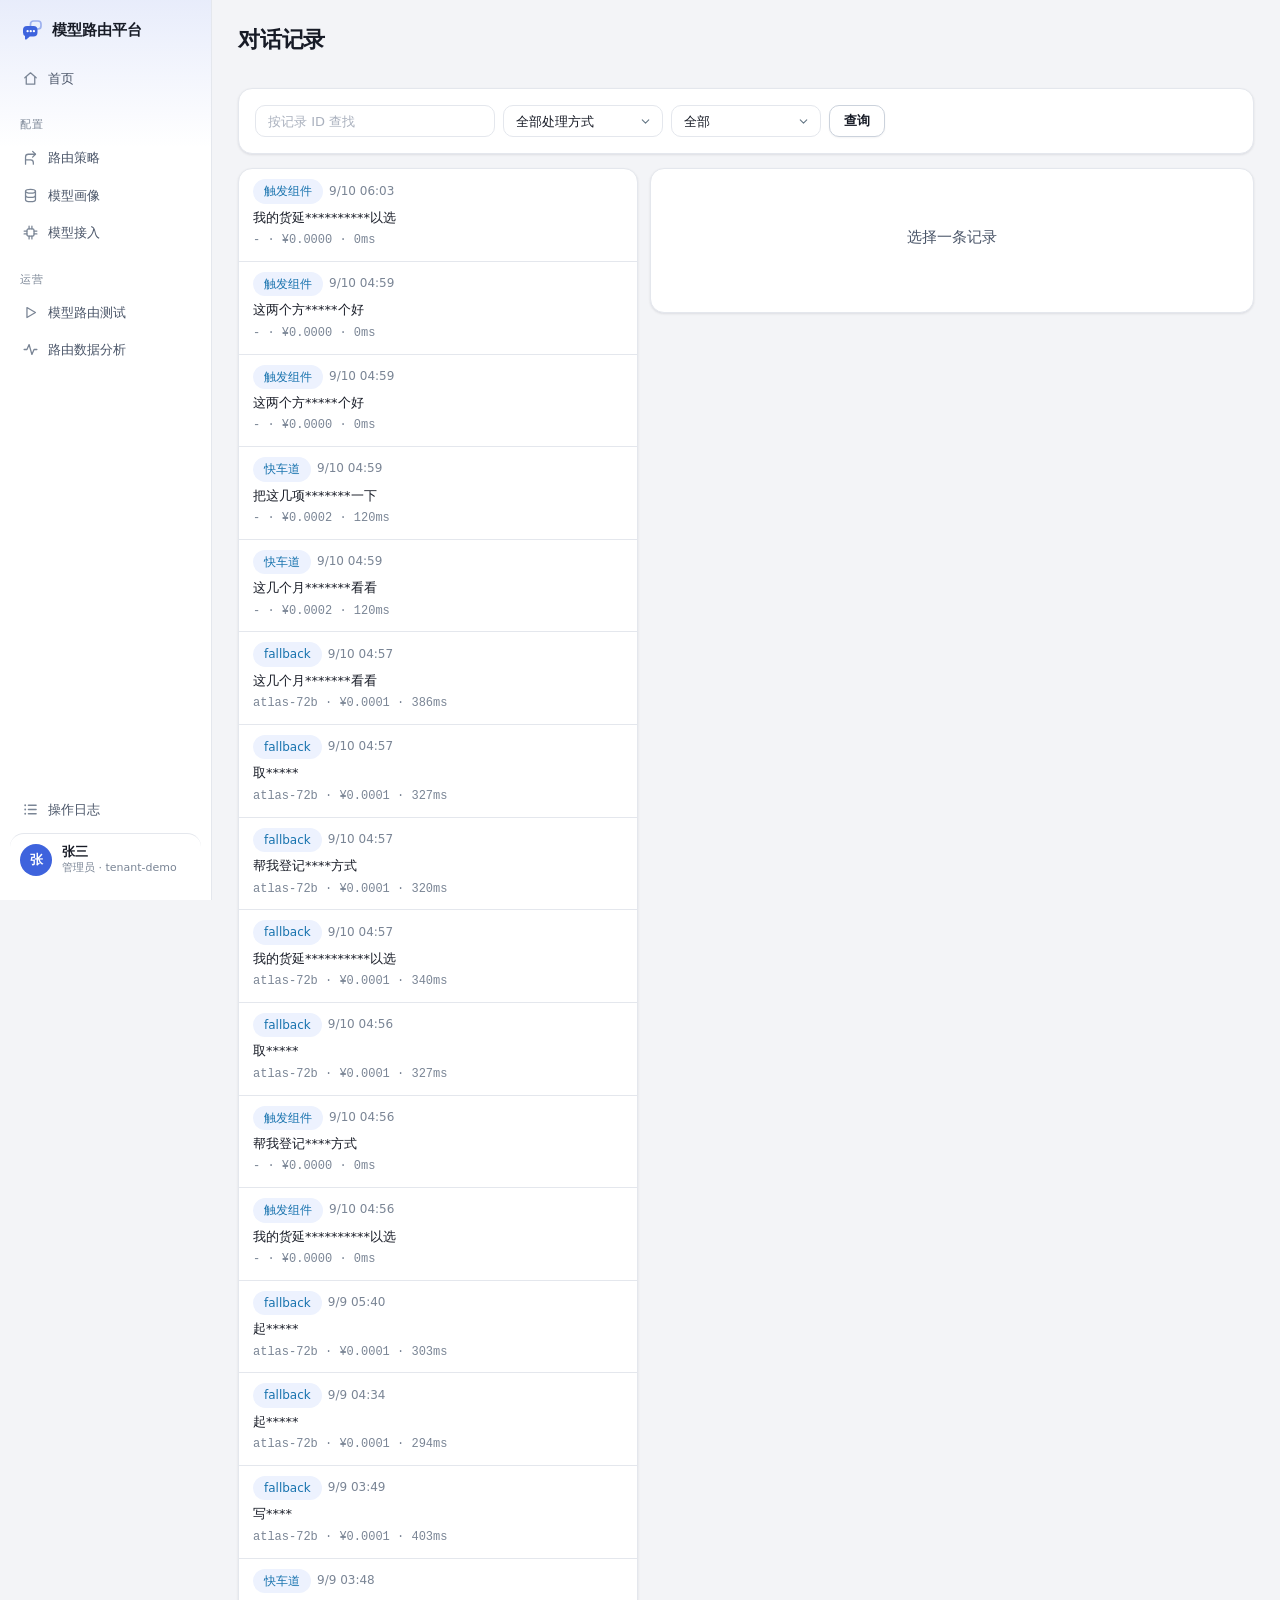
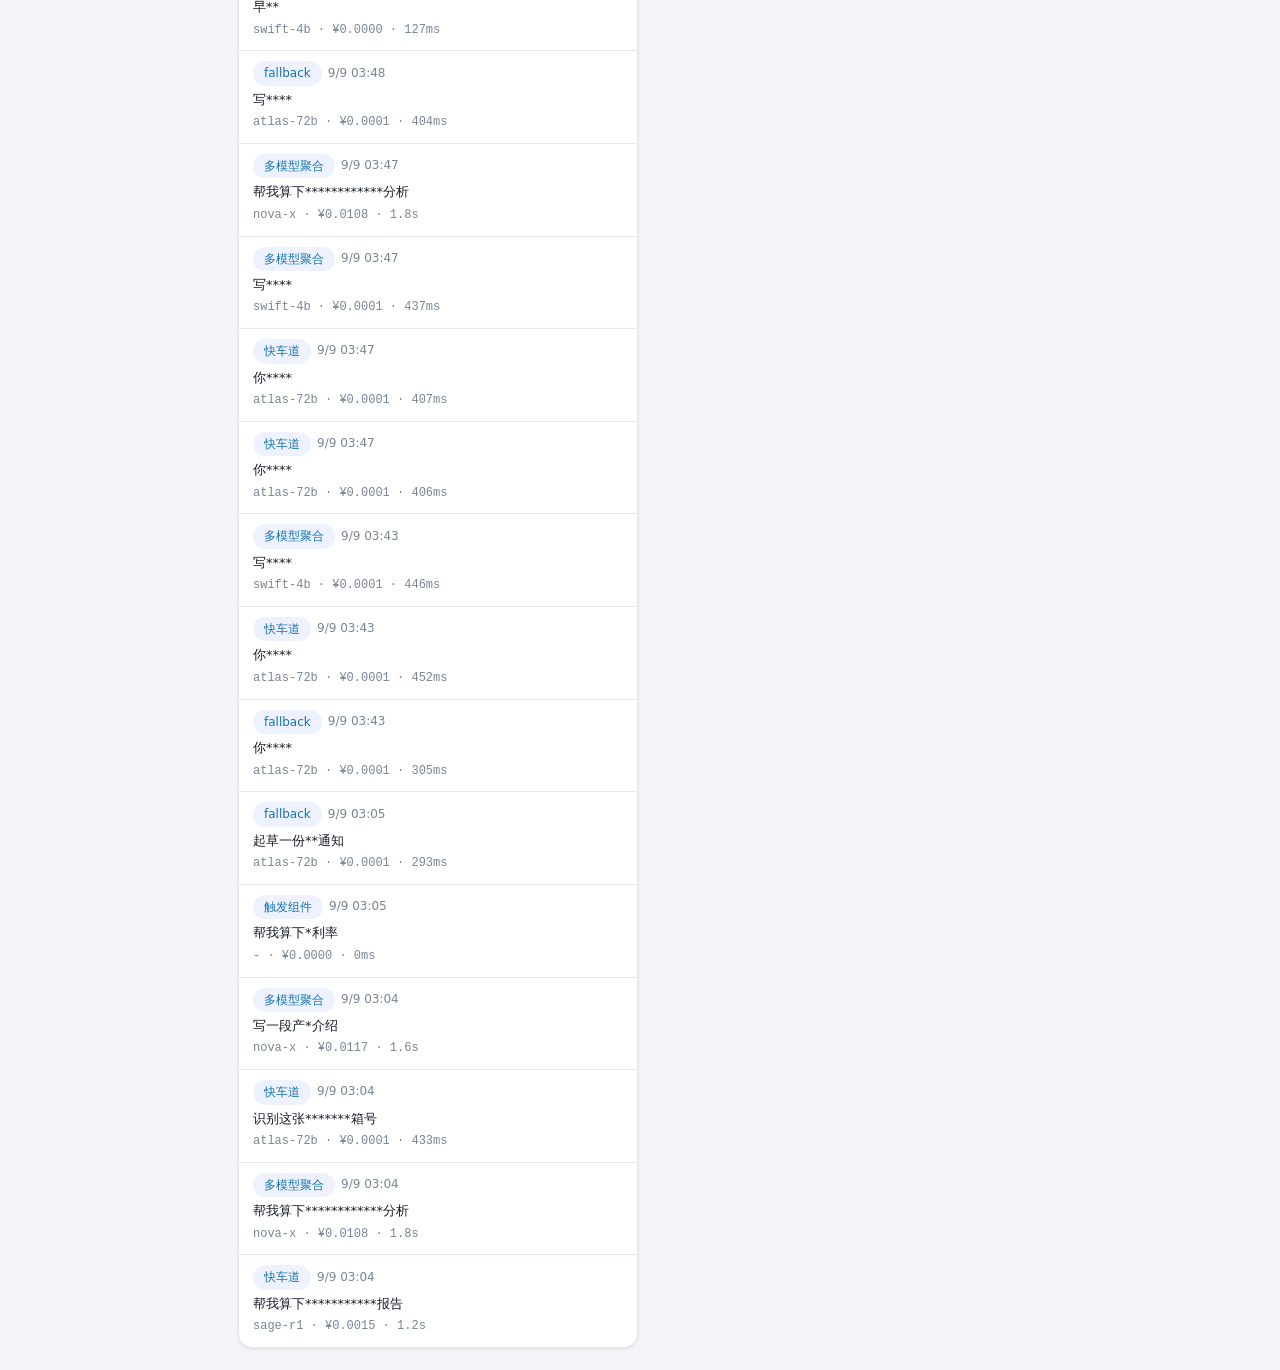
<file: trace.html>
<!DOCTYPE html>
<html lang="zh-CN">
<head>
<meta charset="UTF-8">
<meta name="viewport" content="width=device-width, initial-scale=1">
<link rel="icon" href="data:image/svg+xml,%3Csvg xmlns='http://www.w3.org/2000/svg' viewBox='0 0 24 24'%3E%3Crect width='24' height='24' rx='5.5' fill='%231DA1F2'/%3E%3Crect x='10.5' y='3.6' width='9.6' height='7.3' rx='2.7' fill='none' stroke='%23fff' stroke-width='1.5' opacity='0.75'/%3E%3Cpath d='M3.4 12a3.7 3.7 0 0 1 3.7-3.7h6a3.7 3.7 0 0 1 3.7 3.7v2.3a3.7 3.7 0 0 1-3.7 3.7H9.5l-3.1 2.6c-.55.46-1.3.07-1.3-.64v-2.4A3.7 3.7 0 0 1 3.4 14.3z' fill='%23fff'/%3E%3Ccircle cx='7.4' cy='13.1' r='1.05' fill='%231DA1F2'/%3E%3Ccircle cx='10.25' cy='13.1' r='1.05' fill='%231DA1F2'/%3E%3Ccircle cx='13.1' cy='13.1' r='1.05' fill='%231DA1F2'/%3E%3C/svg%3E">
<title>对话记录 · 智能交互平台</title>
<link rel="stylesheet" href="./shared.css?v=cfb74aff">
<link rel="prefetch" href="./audit.html"><link rel="prefetch" href="./dashboard.html"><link rel="prefetch" href="./home-router.html"><link rel="prefetch" href="./playground.html"><link rel="prefetch" href="./router.html"><link rel="prefetch" href="./trace.html">
<style>
  .span-row { display: flex; gap: 10px; padding: 8px 10px; border-bottom: 1px solid var(--border); align-items: flex-start; }
  .span-type { min-width: 110px; }
  .span-bar-track { height: 10px; background: transparent; position: relative; margin-top: 6px; }
  .span-bar { position: absolute; height: 10px; border-radius: 3px; background: var(--primary); opacity: 0.85; }
  /* 业务叙事时间线 */
  .story { margin: 6px 0 4px; }
  .story-row { display: flex; gap: 10px; padding: 7px 0; align-items: flex-start; }
  .story-row .s-icon {
    width: 26px; height: 26px; border-radius: 50%; background: var(--bg-page); color: var(--text-secondary);
    display: inline-flex; align-items: center; justify-content: center; flex: none; margin-top: 1px;
  }
  .story-row.hit .s-icon { background: var(--primary-weak); color: var(--primary); }
  .story-row.warn .s-icon { background: var(--warning-bg); color: var(--warning); }
  .story-row .s-body { flex: 1; min-width: 0; padding-top: 3px; }
  .story-row .s-sub { color: var(--text-muted); font-size: var(--font-small); margin-top: 1px; }
</style>
</head>
<body class="has-side">
<div class="page">
  <div class="page-head" style="display:flex;align-items:center;gap:6px">
    <div class="page-title">对话记录</div>
  </div>

  <div class="card" style="margin-bottom:14px">
    <div style="display:flex;gap:8px;flex-wrap:wrap">
      <input type="text" id="traceIdInput" placeholder="按记录 ID 查找" style="max-width:240px" aria-label="记录 ID">
      <select id="pathFilter" style="max-width:160px" aria-label="处理方式筛选">
        <option value="">全部处理方式</option>
        <option value="await_user">触发了组件</option>
        <option value="fastlane">快车道直答</option>
        <option value="routed">单模型回答</option>
        <option value="aggregated">多模型聚合</option>
        <option value="manual">手动指定</option>
        <option value="degraded">降级</option>
      </select>
      <select id="specialFilter" style="max-width:150px">
        <option value="">全部</option>
        <option value="failed">失败</option>
        <option value="high_cost">高成本</option>
        <option value="high_latency">高延迟</option>
        <option value="explore">探索流量</option>
      </select>
      <button class="btn" id="searchBtn">查询</button>
    </div>
  </div>

  <div class="grid" style="grid-template-columns: 400px 1fr; align-items: start">
    <div class="card" style="padding:0" id="traceList"></div>
    <div class="card" id="traceDetail">
      <div class="empty-state"><div class="empty-title">选择一条记录</div></div>
    </div>
  </div>
</div>

<script>window.SIA_PLATFORM="router";</script>
<script src="./mock_data.js?v=e305d851"></script>
<script src="./mock_api.js?v=5ebc21e8"></script>
<script src="./tokens.js?v=aba04afb"></script>
<script src="./ui.js?v=63967988"></script>
<script>
UI.nav("trace");
const { el } = UI;

const SPAN_NAMES = {
  user_input: "用户输入", embed: "向量化", route_score: "候选模型打分", model_call: "模型调用",
  route_switch: "单模型 / 聚合决策", aggregate: "聚合总结", card_render: "组件渲染",
  card_interact: "组件交互", label_emit: "标签产出", tool_call: "工具调用",
};
const PATH_NAMES = { fastlane: "快车道", routed: "单模型", aggregated: "多模型聚合", degraded: "降级", manual: "手动指定", await_user: "触发组件" };
const PAGE = 60;
let listOffset = 0;
let selectedTraceId = null;

function listParams() {
  const path = document.getElementById("pathFilter").value;
  const special = document.getElementById("specialFilter").value;
  const params = new URLSearchParams({ limit: PAGE, offset: listOffset });
  if (path) params.set("switch_result", path);
  if (special === "failed") params.set("status", "error");
  if (special === "high_cost") params.set("min_cost", "0.005");
  if (special === "high_latency") params.set("min_latency", "3000");
  if (special === "explore") params.set("is_explore", "true");
  return params;
}

function traceRow(t) {
  const failed = t.status && t.status !== "ok";
  const row = el("div", {
    class: "row-item" + (t.trace_id === selectedTraceId ? " active" : ""), "data-trace": t.trace_id,
    style: "display:block;padding:10px 14px;cursor:pointer",
    onclick: () => loadDetail(t.trace_id),
  }, [
    el("div", { style: "display:flex;gap:6px;align-items:center" }, [
      el("span", { class: "chip blue" }, [PATH_NAMES[t.switch_result] || t.switch_result || "-"]),
      failed ? el("span", { class: "chip red" }, ["失败"]) : null,
      t.is_explore ? el("span", { class: "chip yellow" }, ["探索"]) : null,
      el("span", { class: "muted" }, [UI.fmtTs(t.ts)]),
    ]),
    el("div", { style: "margin:3px 0;overflow:hidden;text-overflow:ellipsis;white-space:nowrap" }, [t.query_text || "（无文本）"]),
    el("div", { class: "muted num" }, [`${t.final_model || "-"} · ${UI.fmtCost(t.total_cost)} · ${UI.fmtMs(t.total_latency_ms)}`]),
  ]);
  return row;
}

async function loadList(append = false) {
  if (!append) listOffset = 0;
  const { traces } = await UI.api("/api/traces?" + listParams());
  const list = document.getElementById("traceList");
  if (!append) list.innerHTML = "";
  list.querySelector(".load-more")?.remove();
  if (!traces.length && !append) {
    list.appendChild(el("div", { class: "empty-state" }, [el("div", { class: "empty-title" }, ["没有符合条件的记录"])]));
    return;
  }
  traces.forEach(t => list.appendChild(traceRow(t)));
  listOffset += traces.length;
  if (traces.length === PAGE) {
    list.appendChild(el("div", { class: "load-more", style: "padding:10px;text-align:center" }, [
      el("button", { class: "btn small", onclick: (e) => UI.withBusy(e.currentTarget, () => loadList(true), "加载中……") }, ["加载更多"]),
    ]));
  }
}

function highlightSelected() {
  document.querySelectorAll("#traceList .row-item").forEach(n => n.classList.toggle("active", n.dataset.trace === selectedTraceId));
}

// ---------- 业务叙事：把 span 翻译成「发生了什么」 ----------
function storyRow(iconName, text, sub, cls = "") {
  return el("div", { class: "story-row " + cls }, [
    el("span", { class: "s-icon" }, [UI.icon(iconName, 14)]),
    el("div", { class: "s-body" }, [
      el("div", {}, Array.isArray(text) ? text : [text]),
      sub ? el("div", { class: "s-sub" }, [sub]) : null,
    ]),
  ]);
}

function buildStory(t) {
  const spans = t.spans || [];
  const by = type => spans.filter(s => s.span_type === type);
  const story = el("div", { class: "story" });

  // 1. 用户提问
  story.appendChild(storyRow("user", `用户提问：${t.query_text || "（无文本）"}`));

  // 2. 命中交互配置
  by("card_render").forEach(s => {
    const p = s.payload || {};
    if (p.card_id) {
      story.appendChild(storyRow("sliders", [
        `命中交互配置，向用户展示「${UI.ctName(p.component_type)}」组件 `,
        el("a", { href: "./cards.html?edit=" + p.card_id, class: "num", title: "打开该配置" }, [UI.shortId(p.card_id)]),
        el("span", { class: "num" }, [` v${p.card_version ?? "-"}`]),
      ], p.degraded ? "组件渲染失败，已降级为纯文本" : null, p.degraded ? "warn" : "hit"));
    } else if (p.component_type) {
      story.appendChild(storyRow("grid", `展示「${UI.ctName(p.component_type)}」组件（${({ post_classification: "按回答内容自动选择", system_injected: "系统注入", model_tool_call: "AI 主动调用" })[p.trigger_source] || ""}）`,
        p.degraded ? "渲染失败，已降级为纯文本" : null, p.degraded ? "warn" : ""));
    }
  });

  // 3. 用户操作
  by("card_interact").forEach(s => {
    const p = s.payload || {};
    if (p.event_type === "card_submitted") {
      story.appendChild(storyRow("check", `用户提交${p.payload_summary?.user_selection ? `：选择「${p.payload_summary.user_selection}」` : ""}`, null, "hit"));
    } else if (p.event_type === "card_abandoned") {
      story.appendChild(storyRow("x", "用户跳过了组件", null, "warn"));
    } else if (p.event_type === "feedback_given") {
      story.appendChild(storyRow("check", "用户给出了反馈"));
    }
  });

  // 4. 模型回答
  const calls = by("model_call");
  const sw = t.switch_result;
  const cost = `${UI.fmtMs(t.total_latency_ms)} · ${UI.fmtCost(t.total_cost)}`;
  if (sw === "await_user") {
    story.appendChild(storyRow("chat", "本轮等待用户操作组件，未调用模型"));
  } else if (sw === "fastlane") {
    story.appendChild(storyRow("cpu", `高置信直连：由 ${t.final_model} 直接回答`, cost));
  } else if (sw === "routed") {
    story.appendChild(storyRow("cpu", `从 ${Math.max(calls.length, 1)} 个候选中选用 ${t.final_model} 回答`, cost));
  } else if (sw === "aggregated") {
    story.appendChild(storyRow("cpu", `${calls.length} 个模型并发作答，由 ${t.final_model} 总结成一份`, cost));
  } else if (sw === "manual") {
    story.appendChild(storyRow("cpu", `按管理端指定，由 ${t.final_model} 回答`, cost));
  } else if (sw === "degraded") {
    story.appendChild(storyRow("refresh", `主选模型异常，已切换兜底模型 ${t.final_model || "-"}`, cost, "warn"));
  }
  if (t.is_explore) story.appendChild(storyRow("split", "本次为探索流量：随机试用非最优模型，用于保持路由多样性"));

  // 5. 反馈沉淀
  const labels = by("label_emit").length;
  if (labels) story.appendChild(storyRow("refresh", `沉淀 ${labels} 条反馈标签，进入回流优化`));

  return story;
}

async function loadDetail(traceId, unmask = false) {
  let t;
  try {
    t = await UI.api(`/api/traces/${traceId}?unmask=${unmask}`);
  } catch (e) {
    UI.toast("记录不存在，请检查 ID", true);
    return;
  }
  selectedTraceId = traceId;
  highlightSelected();
  const box = document.getElementById("traceDetail");
  box.innerHTML = "";
  const failed = t.status && t.status !== "ok";
  box.appendChild(el("div", { style: "display:flex;align-items:center;gap:8px;flex-wrap:wrap;margin-bottom:4px" }, [
    el("span", { style: "font-weight:600" }, ["处理过程"]),
    el("span", { class: "chip blue" }, [PATH_NAMES[t.switch_result] || t.switch_result || "-"]),
    failed ? el("span", { class: "chip red" }, ["失败"]) : null,
    UI.idChip(t.trace_id, "记录"),
    el("div", { style: "flex:1" }),
    unmask
      ? el("span", { class: "chip yellow" }, ["已解除脱敏"])
      : el("button", { class: "btn small", onclick: async () => {
          const ok = await UI.confirm("解除脱敏", "将以你的账号记入审计日志。", { okText: "解除脱敏" });
          if (ok) loadDetail(traceId, true);
        } }, ["完整原文"]),
  ]));

  box.appendChild(buildStory(t));

  // 技术详情：span 瀑布收进折叠，供排障使用
  const spans = t.spans || [];
  const t0 = spans.length ? Math.min(...spans.map(s => s.ts)) : 0;
  const tEnd = spans.length ? Math.max(...spans.map(s => s.ts + (s.duration_ms || 0) / 1000)) : 1;
  const total = Math.max(0.001, tEnd - t0);
  const waterfall = el("div", {});
  spans.forEach(s => {
    const left = ((s.ts - t0) / total * 100);
    const width = Math.max(0.8, (s.duration_ms || 0) / 1000 / total * 100);
    const statusChip = s.status !== "ok"
      ? el("span", { class: "chip " + (s.status === "timeout" ? "red" : "yellow"), style: "margin-left:6px" }, [s.status]) : null;
    waterfall.appendChild(el("div", { class: "span-row" }, [
      el("div", { class: "span-type" }, [
        el("div", { style: "font-weight: 600;font-size:var(--font-small)" }, [SPAN_NAMES[s.span_type] || s.span_type]),
        s.duration_ms ? el("div", { class: "muted" }, [UI.fmtMs(s.duration_ms)]) : null,
      ]),
      el("div", { style: "flex:1;min-width:0" }, [
        el("div", { class: "span-bar-track" }, [
          el("div", { class: "span-bar", style: `left:${left}%;width:${width}%;` +
            (s.status !== "ok" ? "background:var(--danger)" : "") }),
        ]),
        el("div", { style: "margin-top:4px" }, [payloadSummary(s), statusChip]),
        el("details", { style: "margin-top:2px" }, [
          el("summary", { class: "muted", style: "cursor:pointer;font-size:var(--font-small)" }, ["原始数据"]),
          el("pre", { class: "code" }, [JSON.stringify(s.payload, null, 2)]),
        ]),
      ]),
    ]));
  });
  box.appendChild(el("details", { style: "margin-top:10px" }, [
    el("summary", { class: "muted", style: "cursor:pointer" }, [`技术详情（${spans.length} 个执行段，含耗时瀑布）`]),
    waterfall,
  ]));
}

function payloadSummary(s) {
  const p = s.payload || {};
  const wrap = el("span", { class: "secondary", style: "font-size:var(--font-small)" });
  if (s.span_type === "user_input") wrap.textContent = p.query || "";
  else if (s.span_type === "route_score") wrap.textContent =
    `相似题 ${p.support_count} 条 · 候选 ${(p.candidates || []).join(", ")} · 总结模型 ${p.aggregator || "-"} · 租户数据权重 ${p.tenant_weight ?? "-"}`;
  else if (s.span_type === "model_call") wrap.textContent =
    `${p.model_id} · ${p.tokens_in || 0}/${p.tokens_out || 0} tok` + (p.tokens_thinking ? ` + 思考 ${p.tokens_thinking}` : "") + ` · ${UI.fmtCost(p.cost)}`;
  else if (s.span_type === "route_switch") wrap.textContent = p.reason
    ? `降级原因：${p.reason}` : `结果 ${p.result || "-"} · 剪掉 ${(p.pruned || []).join(", ") || "无"}`;
  else if (s.span_type === "aggregate") wrap.textContent =
    `总结模型 ${p.aggregator} · 读入 ${p.input_tokens} tok · 参与回答 ${(p.aggregatees || []).join(", ")}` + (p.truncated ? " · 已截断" : "");
  else if (s.span_type === "card_render") wrap.textContent =
    `${UI.ctName(p.component_type)}` + (p.card_id ? ` · 配置 ${UI.shortId(p.card_id)} v${p.card_version ?? "-"}` : "") +
    ` · 触发方式 ${{ model_tool_call: "AI 主动调用", post_classification: "后置判定", system_injected: "系统注入" }[p.trigger_source] || p.trigger_source || "-"}` + (p.degraded ? " · 已降级" : "");
  else if (s.span_type === "card_interact") wrap.textContent =
    `${UI.ctName(p.component_type)} · ${({ card_submitted: "提交", card_abandoned: "放弃", card_interaction_started: "开始交互", feedback_given: "反馈", control_invoked: "控制操作" })[p.event_type] || p.event_type || ""}` + (p.payload_summary?.user_selection ? ` · 选择「${p.payload_summary.user_selection}」` : "");
  else if (s.span_type === "label_emit") wrap.textContent =
    `${UI.ctName(p.component_type)} 产出标签`;
  else wrap.textContent = "";
  return wrap;
}

document.getElementById("searchBtn").onclick = () => {
  const tid = document.getElementById("traceIdInput").value.trim();
  if (tid) loadDetail(tid);
  else loadList();
};
document.getElementById("traceIdInput").addEventListener("keydown", e => { if (e.key === "Enter") document.getElementById("searchBtn").click(); });
document.getElementById("pathFilter").onchange = () => loadList();
document.getElementById("specialFilter").onchange = () => loadList();

const urlTid = new URLSearchParams(location.search).get("trace_id");
if (urlTid) document.getElementById("traceIdInput").value = urlTid;
loadList().then(() => { if (urlTid) loadDetail(urlTid); });
</script>
<script>if("serviceWorker" in navigator)navigator.serviceWorker.register("./sw.js").catch(function(){});</script>
</body>
</html>
</file>
<file: shared.css>
:root {
  
  --primary: #3E63DD;            
  --primary-hover: #3556C4;
  --primary-weak: #EDF2FE;       
  --primary-border: #C6D3F7;
  --ai: #6E4BD8;
  --ai-weak: #EFEAFC;
  --bg-page: #F3F4F7;            
  --bg-surface: #F7F8FA;         
  --bg-elevated: #FFFFFF;        
  --bg-sunken: #EEF0F4;          
  --text-primary: #171B26;       
  --text-secondary: #4A5568;
  --text-muted: #7A8595;
  --border: #E4E7ED;
  --border-strong: #CBD2DC;
  --success: #17A673;  --success-bg: #E2F6ED;
  --warning: #B97A17;  --warning-bg: #FBF1DF;
  --danger:  #E5484D;  --danger-bg:  #FCE9EA;   
  
  --panel-deep: #171C29;
  --panel-deep-text: #FFFFFF;
  --panel-deep-sub: rgba(255, 255, 255, 0.65);
  
  --radius-card: 14px;
  --radius-control: 10px;
  --radius-chip: 999px;
  --shadow-card: 0 1px 2px rgba(16, 24, 40, .04), 0 1px 3px rgba(16, 24, 40, .06);
  --shadow-popover: 0 8px 24px rgba(15, 27, 38, 0.10);
  --shadow-modal: 0 16px 48px rgba(15, 27, 38, 0.16);
  
  --font-family: -apple-system, 'PingFang SC', 'Noto Sans SC', 'Microsoft YaHei', system-ui, sans-serif;
  --font-mono: Menlo, ui-monospace, 'Roboto Mono', monospace;
  
  
  --comp-opt-h: 40px;          
  --comp-card-h: 72px;         
  --comp-card-media-h: 140px;  
  --comp-media: 64px;          
  --comp-touch: 40px;          
  --comp-touch-sm: 28px;       
  --font-hero: 20px;
  --font-title: 15px;
  --font-base: 13px;
  --font-small: 12px;
  --font-caption: 11px;
  
  --space: 8px;
  --card-pad: 16px;
  --gap: 12px;
  --dur-fast: 120ms;
  --dur-base: 220ms;
  
  --chart-grid: #E8ECEF;
  --chart-axis: #C7D0D8;
}

* { box-sizing: border-box; margin: 0; padding: 0; }
html, body { height: 100%; }
body {
  font-family: var(--font-family);
  font-size: var(--font-base);
  color: var(--text-primary);
  background: var(--bg-page);
  line-height: 1.65;
  -webkit-font-smoothing: antialiased;
}
a { color: var(--primary); text-decoration: none; }
a:hover { color: var(--primary-hover); }
button { font-family: inherit; font-size: inherit; cursor: pointer; }

:root { --side-w: 212px; }
.sidenav {
  position: fixed; left: 0; top: 0; bottom: 0; width: var(--side-w); z-index: 50;
  background: var(--bg-elevated); border-right: 1px solid var(--border);
  display: flex; flex-direction: column; padding: 14px 10px; gap: 6px; overflow-y: auto;
}
.sidenav .logo {
  font-weight: 700; font-size: var(--font-title); color: var(--text-primary);
  display: flex; align-items: center; gap: 8px; padding: 4px 10px 12px; white-space: nowrap;
}
.sidenav .logo .logo-mark { display: inline-flex; flex: none; }
.sidenav .nav-group { display: flex; flex-direction: column; gap: 2px; }
.sidenav .nav-group + .nav-group { margin-top: 10px; }
.sidenav .nav-title { font-size: var(--font-caption); color: var(--text-muted); letter-spacing: 0.6px; padding: 4px 10px 4px; }
.sidenav a.navlink {
  display: flex; align-items: center; gap: 9px; color: var(--text-secondary);
  padding: 7px 12px; border-radius: 999px; font-size: var(--font-base);
  transition: background var(--dur-fast), color var(--dur-fast);
}
.sidenav a.navlink .ico { color: var(--text-muted); transition: color var(--dur-fast); }
.sidenav a.navlink:hover { background: var(--bg-elevated); color: var(--text-primary); }
.sidenav a.navlink:hover .ico { color: var(--text-secondary); }

.sidenav a.navlink { position: relative; }
.sidenav a.navlink.active { color: var(--primary); background: var(--primary-weak); font-weight: 600; }
.sidenav a.navlink.active .ico { color: var(--primary); }
.sidenav a.navlink.active::before { content: ""; position: absolute; left: -1px; top: 22%; bottom: 22%;
  width: 3px; border-radius: 3px; background: var(--primary); }
.sidenav .nav-foot { margin-top: auto; padding: 8px 2px 0; }
.sidenav .nav-foot select { font-size: var(--font-small); padding: 5px 8px; color: var(--text-secondary); }

.nav-account {
  margin-top: auto; display: flex; align-items: center; gap: 10px;
  padding: 10px; border-top: 1px solid var(--border); border-radius: 14px; cursor: default;
}
.nav-account:hover { background: var(--bg-elevated); }
.acc-avatar {
  width: 32px; height: 32px; border-radius: 50%; background: var(--primary); color: #fff;
  display: inline-flex; align-items: center; justify-content: center; font-size: var(--font-base); font-weight: 600; flex: none;
}
.acc-info { display: flex; flex-direction: column; line-height: 1.3; min-width: 0; }
.acc-name { font-size: var(--font-base); font-weight: 600; color: var(--text-primary); }
.acc-role { font-size: var(--font-caption); color: var(--text-muted); overflow: hidden; text-overflow: ellipsis; white-space: nowrap; }
@media (max-width: 900px) { .acc-info { display: none; } .nav-account { justify-content: center; padding: 8px 0; } }

.tc-msgs { display: flex; flex-direction: column; gap: 12px; padding-top: 6px; }
.tc-u { display: flex; justify-content: flex-end; }
.tc-u span { background: var(--panel-deep); color: #fff; padding: 7px 12px; border-radius: 14px 14px 4px 14px; font-size: var(--font-base); max-width: 78%; word-break: break-word; }
.tc-b { display: flex; gap: 8px; align-items: flex-start; }
.tc-b .avatar { width: 26px; height: 26px; border-radius: 50%; background: var(--panel-deep); color: #fff; display: inline-flex; align-items: center; justify-content: center; flex: none; margin-top: 2px; }
.tc-b .bubble { flex: 1; min-width: 0; font-size: var(--font-base); }
.tc-composer {
  display: flex; align-items: center; gap: 6px; flex: 1;
  background: var(--bg-elevated); border: 1px solid var(--border-strong); border-radius: 999px; padding: 4px 4px 4px 6px;
}
.tc-composer .model-pick { width: auto; max-width: 130px; border: none; box-shadow: none; background: transparent; color: var(--text-muted); font-size: var(--font-small); padding: 4px 0 4px 8px; flex: none; cursor: pointer; }
.tc-composer .model-pick:focus { box-shadow: none; }
.tc-composer input[type=text] { border: none; box-shadow: none; background: transparent; padding: 5px 4px; font-size: var(--font-base); }
.tc-composer input[type=text]:focus { box-shadow: none; }
.tc-send { width: 32px; height: 32px; border-radius: 50%; border: none; background: var(--primary); color: #fff; display: inline-flex; align-items: center; justify-content: center; flex: none; }
.tc-send:hover { background: var(--primary-hover); }
.tc-send.stop { background: var(--danger); }
.reason-panel { border: 1px dashed var(--border); border-radius: var(--radius-control); padding: 8px 12px; margin: 4px 0 8px; background: var(--bg-surface); }
.reason-step { display: flex; gap: 8px; padding: 2px 0; font-size: var(--font-small); color: var(--text-secondary); }
.reason-step .dot { color: var(--primary); }

.drawer-mask { position: fixed; inset: 0; background: rgba(15, 27, 38, 0.32); z-index: 100; }
.drawer {
  position: fixed; top: 0; right: 0; bottom: 0; width: 440px; max-width: 92vw;
  background: var(--bg-elevated); border-left: 1px solid var(--border);
  display: flex; flex-direction: column; transform: translateX(100%); transition: transform 180ms ease;
  box-shadow: var(--shadow-modal);
}
.drawer.open { transform: translateX(0); }
.drawer-head { display: flex; align-items: center; justify-content: space-between; padding: 16px 20px 10px; }
.drawer-body { flex: 1; overflow-y: auto; padding: 4px 20px 16px; }
.drawer-foot { padding: 12px 20px 16px; border-top: 1px solid var(--border); display: flex; gap: 8px; justify-content: flex-end; }
body.has-side { padding-left: var(--side-w); }
body.has-side .inputbar { left: var(--side-w); }
@media (max-width: 900px) {
  :root { --side-w: 56px; }
  .sidenav .logo span:not(.logo-mark), .sidenav .nav-title, .sidenav a.navlink span:not(.ico):not(.logo-mark), .sidenav .nav-foot { display: none; }
  .sidenav { padding: 14px 8px; }
  .sidenav a.navlink { justify-content: center; padding: 9px; }
}
.help { display: inline-flex; color: var(--text-muted); cursor: help; vertical-align: -2px; margin-left: 4px; }
.help:hover { color: var(--primary); }
.help-tip { position: fixed; z-index: 1200; background: #24313C; color: #fff; padding: 8px 12px;
  border-radius: 8px; font-size: var(--font-caption); line-height: 1.65; max-width: 300px;
  box-shadow: 0 6px 20px rgba(16, 42, 67, 0.28); pointer-events: none; }

.page { max-width: 1200px; margin: 0 auto; padding: 22px 26px; }
.page-narrow { max-width: 920px; }
.page-head { margin-bottom: 18px; }
.page-title { font-size: 22px; font-weight: 700; letter-spacing: -0.01em; }
.page-head .page-sub { color: var(--text-muted); font-size: var(--font-small); margin-top: 2px; }

.card {
  background: var(--bg-elevated); border: 1px solid var(--border);
  border-radius: var(--radius-card); padding: var(--card-pad);
  box-shadow: var(--shadow-card);
}
.card.flat { box-shadow: none; }
.section-title { font-size: var(--font-title); font-weight: 600; margin-bottom: 12px; }
.muted { color: var(--text-muted); font-size: var(--font-small); }
.secondary { color: var(--text-secondary); }
.num { font-family: var(--font-mono); font-variant-numeric: tabular-nums; }

.deep-panel {
  background: var(--panel-deep); color: var(--panel-deep-text);
  border-radius: var(--radius-card); padding: 18px 20px;
}
.deep-panel .sub { color: var(--panel-deep-sub); font-size: var(--font-small); }

.btn {
  white-space: nowrap;
  border: 1px solid var(--border-strong); background: var(--bg-elevated);
  border-radius: 10px; padding: 6px 14px; color: var(--text-primary); font-weight: 600;
  box-shadow: 0 1px 2px rgba(16, 24, 40, .05);
  transition: background var(--dur-fast), border-color var(--dur-fast), box-shadow var(--dur-fast), transform var(--dur-fast);
}
.btn:hover { background: var(--bg-surface); border-color: var(--border-strong); }
.btn:active { transform: translateY(1px); }
.btn.primary { background: var(--primary); border-color: var(--primary); color: #fff; box-shadow: none; }
.btn.primary:hover { background: var(--primary-hover); border-color: var(--primary-hover); box-shadow: none; }
.btn.ai { background: var(--ai-weak); border-color: transparent; color: var(--ai); font-weight: 600; }
.btn.ai:hover { background: #E4DCF9; }
.btn.danger { color: var(--danger); border-color: var(--danger-bg); background: var(--bg-surface); }
.btn.danger:hover { background: var(--danger-bg); border-color: var(--danger); }
.btn.small { padding: 3px 12px; font-size: var(--font-small); }
.btn.ghost {
  border: none; background: none; color: var(--text-secondary);
  padding: 2px 6px; font-size: var(--font-small); box-shadow: none;
}
.btn.ghost:hover { background: none; color: var(--primary); }
.btn:disabled { opacity: 0.45; cursor: not-allowed; box-shadow: none; }
.btn.primary:disabled { background: var(--bg-sunken); border-color: var(--bg-sunken); color: var(--text-muted); opacity: 1; }

.chip {
  display: inline-block; padding: 1px 10px; border-radius: var(--radius-chip);
  font-size: var(--font-small); border: 1px solid var(--border); color: var(--text-secondary);
  background: var(--bg-elevated); line-height: 1.7; white-space: nowrap;
  max-width: 260px; overflow: hidden; text-overflow: ellipsis; vertical-align: bottom;
}
.chip.blue { background: var(--primary-weak); color: #1873AE; border-color: transparent; }
.chip.green { background: var(--success-bg); color: #1E8A61; border-color: transparent; }
.chip.yellow { background: var(--warning-bg); color: #8A6100; border-color: transparent; }
.chip.red { background: var(--danger-bg); color: #C4423A; border-color: transparent; }
.chip.gray { background: var(--bg-sunken); border-color: transparent; }
.chip.ai { background: var(--ai-weak); color: var(--ai); border-color: transparent; font-weight: 600; }
.chip.coral { background: #F9ECE7; color: #B05C44; border-color: transparent; }

input[type=text], input[type=number], input[type=url], textarea, select {
  width: 100%; border: 1px solid var(--border); border-radius: var(--radius-control);
  padding: 7px 12px; font-family: inherit; font-size: var(--font-base);
  background: var(--bg-elevated); color: var(--text-primary);
  transition: border-color var(--dur-fast), box-shadow var(--dur-fast);
}
input:focus, textarea:focus, select:focus {
  
  outline: none; border-color: var(--brand-ring, var(--primary));
  box-shadow: 0 0 0 3px color-mix(in srgb, var(--brand-ring, var(--primary)) 18%, transparent);
}
input:hover:not(:focus):not(:disabled), textarea:hover:not(:focus):not(:disabled), select:hover:not(:disabled) { border-color: var(--border-strong); }
input::placeholder, textarea::placeholder { color: #AAB1BE; }
textarea { resize: none; }
label.field { display: block; margin-bottom: 12px; }
label.field .label-text { display: block; font-size: var(--font-small); color: var(--text-secondary); margin-bottom: 4px; }
.field .label-text.req::after { content: " *"; color: var(--danger); }
.field .label-text .req::after { content: " *"; color: var(--danger); }
.field-error { color: var(--danger); font-size: var(--font-small); margin-top: 2px; }
.field-error:empty { display: none; }
label.field.has-error input, label.field.has-error textarea, label.field.has-error select { border-color: var(--danger); }
input:disabled, select:disabled, textarea:disabled { background: var(--bg-page); color: var(--text-muted); cursor: not-allowed; }

.menu-pop {
  position: absolute; z-index: 120; min-width: 168px; padding: 4px;
  background: var(--bg-elevated); border: 1px solid var(--border); border-radius: 14px;
  box-shadow: var(--shadow-popover);
  animation: popIn 0.1s ease-out;
}
.menu-pop .menu-item {
  display: block; width: 100%; text-align: left; border: none; background: none;
  padding: 7px 10px; border-radius: 6px; color: var(--text-primary); font-size: var(--font-small);
}
.menu-pop .menu-item:hover { background: var(--primary-weak); }
.menu-pop .menu-item.danger { color: var(--danger); }
.menu-pop .menu-item.danger:hover { background: var(--danger-bg); }

.editor-split { display: grid; grid-template-columns: minmax(0, 1fr) 360px; gap: 20px; align-items: start; }
.editor-split .editor-preview { position: sticky; top: 0; background: var(--bg-page); border: 1px solid var(--border); border-radius: var(--radius-card); padding: 14px; }
@media (max-width: 900px) { .editor-split { grid-template-columns: 1fr; } .editor-split .editor-preview { position: static; } }

.toggle:focus-visible { outline: 2px solid var(--primary); outline-offset: 2px; }
.toggle {
  position: relative; width: 34px; height: 19px; border-radius: 999px;
  background: var(--bg-sunken); border: none; padding: 0; transition: background var(--dur-fast); flex: none;
}
.toggle::after {
  content: ""; position: absolute; top: 2px; left: 2px; width: 15px; height: 15px;
  border-radius: 50%; background: #fff; box-shadow: 0 1px 3px rgba(16,24,40,.25); transition: left var(--dur-fast);
}
.toggle.on { background: var(--primary); }
.toggle.on::after { left: 17px; }
.toggle:disabled { opacity: 0.55; cursor: not-allowed; }

.toggle.on:disabled { opacity: 1; background: var(--primary-border); }

.ico { display: inline-flex; align-items: center; vertical-align: -2px; line-height: 0; }
.icon-btn {
  display: inline-flex; align-items: center; justify-content: center; width: 28px; height: 28px;
  border: 1px solid transparent; background: transparent; border-radius: 6px; color: var(--text-muted);
  transition: background var(--dur-fast), color var(--dur-fast);
}
.icon-btn:hover { background: var(--bg-sunken); color: var(--text-primary); }
.icon-btn.ai { color: var(--ai); background: var(--ai-weak); }
.icon-btn.ai:hover { background: #E4DCF9; }
.icon-btn:disabled { opacity: 0.45; cursor: not-allowed; }
.icon-btn.frame {
  width: 30px; height: 30px; border: 1px solid var(--border-strong); background: var(--bg-elevated);
  border-radius: 999px; color: var(--text-secondary);
  transition: border-color var(--dur-fast), color var(--dur-fast), transform var(--dur-fast), box-shadow var(--dur-fast);
}
.icon-btn.frame:hover { border-color: var(--primary); color: var(--primary); background: var(--bg-elevated); box-shadow: 0 2px 8px rgba(29, 161, 242, 0.18); }
.icon-btn.busy svg { animation: spin 0.9s linear infinite; }
@keyframes spin { to { transform: rotate(360deg); } }

.input-wrap { position: relative; }
.input-wrap textarea, .input-wrap input[type=text] { padding-right: 40px; }
.input-wrap .input-action { position: absolute; right: 6px; bottom: 8px; }
.input-wrap.single .input-action { top: 50%; bottom: auto; transform: translateY(-50%); }
.btn .ico { margin-right: 4px; }

.id-chip {
  display: inline-flex; align-items: center; gap: 4px; padding: 0 7px; height: 20px;
  border: 1px dashed var(--border-strong); border-radius: 5px; background: transparent;
  color: var(--text-muted); font-size: var(--font-caption); letter-spacing: 0.2px; cursor: copy;
}
.id-chip:hover { color: var(--primary); border-color: var(--primary-border); background: var(--primary-weak); }

.key-field {
  display: inline-flex; align-items: center; gap: 0; max-width: 100%;
  border: 1px solid var(--border); border-radius: 10px; background: var(--bg-elevated); overflow: hidden;
}
.key-field .key-label { padding: 0 8px; font-size: var(--font-caption); color: var(--text-muted); border-right: 1px solid var(--border); height: 28px; display: inline-flex; align-items: center; white-space: nowrap; }
.key-field code { font-family: var(--font-mono); font-size: var(--font-small); color: var(--text-primary); padding: 0 10px; height: 28px; display: inline-flex; align-items: center; letter-spacing: 0.2px; white-space: nowrap; overflow: hidden; text-overflow: ellipsis; }
.key-field .icon-btn { width: 28px; height: 28px; border-radius: 0; border-left: 1px solid var(--border); }
.key-field.block { display: flex; }
.key-field.block code { flex: 1; }

.chat-mock { background: var(--bg-elevated); border: 1px solid var(--border); border-radius: 14px; padding: 12px; display: flex; flex-direction: column; gap: 8px; }
.chat-mock .m-user { display: flex; justify-content: flex-end; }

.chat-mock .m-user span { background: var(--panel-deep); color: #fff; padding: 7px 12px; border-radius: 12px 12px 4px 12px; font-size: var(--font-base); max-width: 78%; }
.chat-mock .m-bot { display: flex; gap: 8px; align-items: flex-start; }
.chat-mock .m-bot .avatar { width: 26px; height: 26px; border-radius: 50%; background: var(--panel-deep); color: #fff; display: inline-flex; align-items: center; justify-content: center; flex: none; }
.chat-mock .m-bot .bubble { background: var(--bg-surface); border: none; border-radius: 4px 12px 12px 12px; padding: 8px 12px; flex: 1; min-width: 0; }
.chat-mock .m-bot .bubble .comp-meta { margin-top: 6px; }

.tag-input {
  display: flex; flex-wrap: wrap; gap: 6px; align-items: center; min-height: 38px;
  border: 1px solid var(--border); border-radius: var(--radius-control); padding: 5px 8px; background: var(--bg-elevated); cursor: text;
}
.tag-input:focus-within { border-color: var(--primary); box-shadow: 0 0 0 3px var(--primary-weak); }
.tag-input input { flex: 1; min-width: 140px; border: none; padding: 3px 2px; font-size: var(--font-small); box-shadow: none; }
.tag-input input:focus { box-shadow: none; }
.tag-input .tag {
  display: inline-flex; align-items: center; gap: 4px; padding: 1px 6px 1px 9px; border-radius: var(--radius-chip);
  background: var(--primary-weak); color: #1873AE; font-size: var(--font-small); max-width: 100%;
}
.tag-input .tag > :first-child { overflow: hidden; text-overflow: ellipsis; white-space: nowrap; }
.tag-input .tag-x { border: none; background: none; color: inherit; display: inline-flex; padding: 2px; border-radius: 50%; opacity: 0.7; }
.tag-input .tag-x:hover { opacity: 1; background: rgba(59,95,206,0.15); }

.toggle-row { display: flex; align-items: flex-start; gap: 10px; cursor: pointer; }
.toggle-row .toggle { margin-top: 2px; }
.toggle-row .toggle-label { font-size: var(--font-base); }

.form-grid { display: grid; grid-template-columns: 1fr 1fr; gap: 0 16px; }
.form-grid.cols-3 { grid-template-columns: 1fr 1fr 1fr; }
.form-grid .span-2 { grid-column: 1 / -1; }
@media (max-width: 900px) { .form-grid, .form-grid.cols-3 { grid-template-columns: 1fr; } }
.step-badge {
  display: inline-flex; align-items: center; justify-content: center; width: 20px; height: 20px; border-radius: 50%;
  background: var(--primary); color: #fff; font-size: var(--font-caption); font-weight: 600; flex: none;
}
.editor-section { padding: 0; border: none; background: transparent; }
.editor-section + .editor-section { margin-top: 24px; padding-top: 20px; border-top: 1px solid var(--border); }
.meta-bar { display: flex; align-items: center; gap: 8px; flex-wrap: wrap; padding: 8px 12px; background: var(--bg-page); border-radius: var(--radius-control); margin-bottom: 12px; font-size: var(--font-small); color: var(--text-secondary); }
.kv { display: grid; grid-template-columns: 96px 1fr; gap: 4px 10px; font-size: var(--font-small); }
.kv dt { color: var(--text-muted); }
.kv dd { color: var(--text-primary); margin: 0; word-break: break-all; }

.comp-meta { display: flex; gap: 8px; align-items: center; margin-top: 8px; font-size: var(--font-caption); color: var(--text-muted); }

.comp {
  
  color: var(--text-primary);
  --comp-amount: 16px;
  
  background: var(--bg-elevated); border: 1px solid var(--border);
  border-radius: var(--radius-card, 12px);
  padding: var(--card-pad, 14px);
  margin-top: 10px; max-width: 480px;
  font-size: var(--font-base, var(--font-small));
  box-shadow: var(--brand-shadow, 0 1px 2px rgba(15, 27, 38, .05));
  transition: box-shadow var(--dur-base, .18s);
}
.comp > * + * { margin-top: 10px; }
.comp .comp-title { font-size: var(--font-base); font-weight: 600; margin: 0; color: var(--text-primary); line-height: 1.5; }
.comp .opt-row { display: flex; gap: 8px; flex-wrap: wrap; }
.comp .btn.opt {
  border-radius: 999px; font-size: var(--font-base); padding: 5px 14px;
  border: 1px solid var(--border-strong); background: var(--bg-elevated); color: var(--text-primary); font-weight: 400;
  transition: border-color var(--dur-fast), background var(--dur-fast), color var(--dur-fast);
}
.comp .btn.opt:hover { border-color: var(--brand-accent, var(--primary)); color: var(--brand-accent, var(--primary)); background: var(--bg-elevated); }
.comp .btn.opt.primary { background: var(--primary); border-color: var(--primary); color: #fff; font-weight: 600;
  min-height: var(--control-height, 36px); padding: 0 18px; border-radius: var(--radius-control, 10px);
  box-shadow: 0 1px 2px color-mix(in srgb, var(--primary) 40%, transparent);
  transition: filter var(--dur-fast), transform var(--dur-fast), box-shadow var(--dur-fast); }
.comp .btn.opt.primary:hover { filter: brightness(1.06); box-shadow: 0 2px 6px color-mix(in srgb, var(--primary) 45%, transparent); }
.comp .btn.opt.primary:active { transform: translateY(1px); filter: brightness(.97); }

.comp.confirm-risk { border-left: none; }
.comp.confirm-risk .btn.primary { background: var(--danger); border-color: var(--danger);
  box-shadow: 0 1px 2px color-mix(in srgb, var(--danger) 40%, transparent); }
.comp.confirm-risk .btn.primary:hover { filter: brightness(1.05); }
.comp .btn.opt.likert { min-width: 34px; height: 34px; padding: 0; display: inline-flex; align-items: center; justify-content: center; border-radius: 50%; font-variant-numeric: tabular-nums; }
.comp .likert-row { display: flex; gap: 6px; align-items: center; flex-wrap: wrap; }
.comp .likert-row > .muted { font-size: var(--font-caption); }
.comp .submit-bar { margin-top: 10px; padding-top: 10px; border-top: 1px solid var(--border); display: flex; align-items: center; gap: 8px; }
.comp .submit-bar .btn.primary { padding: 4px 16px; font-size: var(--font-small); box-shadow: none; }
.comp .opt-card { background: var(--bg-elevated); border: 1px solid var(--border-strong); border-radius: 10px; padding: 9px 12px; cursor: pointer; flex: 1; min-width: 140px; height: var(--comp-card-h); overflow: hidden; display: flex; flex-direction: column; transition: border-color var(--dur-fast), background var(--dur-fast); }
.comp .opt-card.media { height: var(--comp-card-media-h); }
.comp .opt-card .oc-name { font-weight: 600; overflow: hidden; text-overflow: ellipsis; white-space: nowrap; }
.comp .opt-card .oc-desc { color: var(--text-muted); font-size: var(--font-small); margin-top: 2px; display: -webkit-box; -webkit-line-clamp: 2; -webkit-box-orient: vertical; overflow: hidden; }
.comp .opt-card:hover { border-color: var(--brand-accent, var(--primary)); }
.comp .opt-card.on { border-color: var(--primary); background: var(--primary-weak); }
.comp label.field { margin-bottom: 10px; }
.comp label.field .label-text { font-size: var(--font-small); margin-bottom: 3px; }
.comp input[type=text], .comp input[type=number], .comp textarea { padding: 5px 10px; font-size: var(--font-small); background: var(--bg-page); }
.comp table.data { font-size: var(--font-small); }
.comp table.data th, .comp table.data td { padding: 5px 8px; }
.comp .comp-meta { border-top: none; padding-top: 0; opacity: 0; transition: opacity var(--dur-fast); }
.comp:hover .comp-meta { opacity: 0.75; }

.chat-mock .m-bot .bubble > .comp { margin-top: 8px !important; max-width: 100%; }
.comp.comp-degraded { border-style: dashed; }

.comp .opt-list { display: flex; flex-direction: column; gap: 6px; }
.comp .opt-item {
  display: flex; align-items: center; gap: 10px;
  border: 1.5px solid var(--border); border-radius: var(--radius-control, 10px);
  padding: 0 14px; min-height: var(--control-height, var(--comp-opt-h, 40px));
  cursor: pointer; background: var(--bg-elevated); width: 100%; text-align: left;
  font-size: inherit; color: var(--text-primary);
  transition: border-color var(--dur-fast), background var(--dur-fast), transform var(--dur-fast), box-shadow var(--dur-fast);
}
.comp .opt-item:hover { border-color: var(--brand-accent, var(--primary)); background: color-mix(in srgb, var(--brand-accent, var(--primary)) 4%, var(--bg-elevated)); }
.comp .opt-item:active { transform: scale(.995); }
.comp .opt-item.on { border-color: var(--primary); background: var(--primary-weak); box-shadow: inset 0 0 0 .5px var(--primary); }
.comp .opt-item .opt-text { flex: 1; min-width: 0; word-break: break-word; }
.comp .sel-dot {
  width: 18px; height: 18px; border-radius: 50%; border: 1.5px solid var(--border-strong);
  display: inline-flex; align-items: center; justify-content: center; flex: none; color: #fff;
  background: var(--bg-elevated); transition: background var(--dur-fast), border-color var(--dur-fast), transform var(--dur-fast);
}
.comp .sel-dot.sq { border-radius: 6px; }
.comp .sel-dot.on { background: var(--primary); border-color: var(--primary); animation: dot-pop .18s ease-out; }
@keyframes dot-pop { 0% { transform: scale(.7); } 70% { transform: scale(1.12); } 100% { transform: scale(1); } }
.comp .opt-item:hover .sel-dot:not(.on) { border-color: var(--brand-accent, var(--primary)); }
.comp .rank-no { width: 18px; text-align: center; color: var(--text-muted); flex: none; }

.comp .quick-float { display: flex; gap: 8px; flex-wrap: wrap; padding: 10px; background: var(--bg-surface); border: none; border-radius: 12px; }
.comp .quick-float .btn.opt { background: var(--bg-elevated); }

.comp .likert-bar { display: flex; width: 100%; border: 1px solid var(--border-strong); border-radius: 999px; overflow: hidden; }
.comp .likert-bar button { flex: 1; border: none; background: var(--bg-elevated); padding: 7px 0; font-size: var(--font-base); border-right: 1px solid var(--border); font-variant-numeric: tabular-nums; cursor: pointer; }
.comp .likert-bar button:last-child { border-right: none; }
.comp .likert-bar button.primary { background: var(--primary); color: #fff; }

.comp .stepper { display: flex; align-items: center; gap: 10px; }
.comp .stepper .btn { width: 32px; height: 32px; padding: 0; display: inline-flex; align-items: center; justify-content: center; border-radius: 50%; }
.comp .stepper .val { font-family: var(--font-mono); font-size: var(--comp-amount); font-weight: 700; min-width: 72px; text-align: center; }

.comp .opt-card img { width: 100%; height: 72px; object-fit: cover; border-radius: 8px; margin-bottom: 6px; }
.comp .opt-card .img-ph { width: 100%; height: 56px; border-radius: 8px; margin-bottom: 6px; background: var(--primary-weak); color: var(--primary); display: flex; align-items: center; justify-content: center; font-weight: 600; font-size: var(--font-hero); }

.ai-suggest {
  border: 1px solid var(--ai); border-radius: 16px; background: #FBFAFE;
  padding: 12px 14px; margin: 8px 0 12px; overflow: hidden;
}
.ai-suggest .sug-text { word-break: break-word; overflow-wrap: anywhere; max-height: 132px; overflow-y: auto; font-size: var(--font-base); }
.ai-suggest .head { display: flex; align-items: center; gap: 8px; margin-bottom: 6px; }

.row-item { display: flex; align-items: center; gap: 12px; padding: 16px 18px; border-bottom: 1px solid var(--border); }
.row-item:hover { background: var(--bg-surface); }
.row-item.active { background: var(--primary-weak); box-shadow: inset 3px 0 0 var(--primary); }
.row-item:last-child { border-bottom: none; }

table.data { width: 100%; border-collapse: collapse; font-size: var(--font-base); }
table.data th {
  text-align: left; font-weight: 600; color: var(--text-muted); font-size: var(--font-small);
  padding: 7px 10px; border-bottom: 1px solid var(--border); white-space: nowrap; background: transparent;
}
table.data th:first-child { border-radius: 6px 0 0 0; }
table.data th:last-child { border-radius: 0 6px 0 0; }
table.data td { padding: 8px 10px; border-bottom: 1px solid var(--border); font-variant-numeric: tabular-nums; vertical-align: middle; }
table.data td .chip + .chip { margin-left: 4px; }
table.data tr:last-child td { border-bottom: none; }
table.data tr.clickable:hover { background: var(--primary-weak); cursor: pointer; }

.grid { display: grid; gap: var(--gap); }
.grid.cols-2 { grid-template-columns: 1fr 1fr; }
.grid.cols-3 { grid-template-columns: 1fr 1fr 1fr; }
.grid.cols-4 { grid-template-columns: repeat(4, 1fr); }
@media (max-width: 1100px) { .grid.cols-4 { grid-template-columns: repeat(2, 1fr); } }
@media (max-width: 900px) { .grid.cols-3 { grid-template-columns: repeat(2, 1fr); } .grid.cols-2 { grid-template-columns: 1fr; } }
@media (max-width: 680px) { .grid.cols-3, .grid.cols-4 { grid-template-columns: 1fr; } }

.stat-tile {
  background: var(--bg-elevated); border: 1px solid var(--border);
  border-radius: var(--radius-card); padding: 14px 16px;
}
.stat-tile .stat-label { font-size: var(--font-small); color: var(--text-muted); }
.stat-tile .stat-value {
  color: var(--text-primary);
  font-size: var(--font-hero); font-weight: 600; line-height: 1.35;
  font-family: var(--font-mono); font-variant-numeric: tabular-nums; letter-spacing: -0.5px;
}
.stat-tile .stat-sub { font-size: var(--font-small); color: var(--text-secondary); }

.empty-state { text-align: center; padding: 40px 20px; color: var(--text-muted); }
.empty-state .empty-title { font-size: var(--font-title); color: var(--text-secondary); margin-bottom: 6px; }

.modal-mask {
  position: fixed; inset: 0; background: rgba(20, 25, 40, 0.42);
  display: flex; align-items: center; justify-content: center; z-index: 100;
}
.modal {
  background: var(--bg-elevated); border-radius: 20px;
  max-width: 760px; width: 92%; max-height: 86vh; overflow: auto; padding: 20px;
  box-shadow: var(--shadow-modal);
}
.modal.wide { max-width: 1120px; width: 94%; }

.modal .modal-foot { position: sticky; bottom: -20px; background: var(--bg-surface); margin: 8px -20px -20px; padding: 12px 20px 16px; border-top: 1px solid var(--border); }
.modal .modal-head { display: flex; justify-content: space-between; align-items: center; margin-bottom: 12px; }
.modal .modal-title { font-size: var(--font-title); font-weight: 600; }
.close-btn { border: none; background: none; font-size: 18px; line-height: 1; color: var(--text-muted);
  width: 30px; height: 30px; border-radius: 8px; display: inline-flex; align-items: center; justify-content: center;
  cursor: pointer; transition: background var(--dur-fast), color var(--dur-fast); flex: none; }
.close-btn:hover { color: var(--text-primary); background: var(--bg-surface); }

.toast {
  position: fixed; bottom: 24px; left: 50%; transform: translateX(-50%);
  background: #15202B; color: #fff; padding: 8px 18px;
  border-radius: var(--radius-control); font-size: var(--font-base); z-index: 200;
  max-width: 80%; box-shadow: var(--shadow-popover);
}
.toast.error { background: var(--danger); }

.tabbar { display: flex; gap: 4px; border-bottom: 1px solid var(--border); margin-bottom: 16px; }
.tabbar .tab {
  padding: 8px 16px; border: none; background: none; color: var(--text-secondary);
  border-bottom: 2px solid transparent; margin-bottom: -1px;
}
.tabbar .tab:hover { color: var(--text-primary); }
.tabbar .tab.active { color: var(--primary); border-bottom-color: var(--primary); font-weight: 600; }

.progress-track { height: 8px; background: var(--bg-sunken); border-radius: 4px; overflow: hidden; }
.progress-fill { height: 100%; background: var(--primary); border-radius: 4px; transition: width var(--dur-base); }

pre.code {
  background: var(--bg-elevated); border: 1px solid var(--border); border-radius: var(--radius-control);
  padding: 10px; font-size: var(--font-small); overflow: auto; font-family: var(--font-mono);
  white-space: pre-wrap; word-break: break-all; color: #333B4E;
}

.segmented {
  display: inline-flex; background: var(--bg-sunken); border-radius: var(--radius-control);
  padding: 2px; gap: 2px;
}
.segmented .seg {
  border: none; background: none; padding: 4px 12px; border-radius: 6px;
  color: var(--text-secondary); font-size: var(--font-small); white-space: nowrap; font-weight: 600;
}
.segmented .seg.active { background: var(--bg-surface); color: var(--text-primary); box-shadow: var(--shadow-card); }

::-webkit-scrollbar { width: 10px; height: 10px; }
::-webkit-scrollbar-thumb { background: #C9CEDA; border-radius: 6px; border: 3px solid transparent; background-clip: padding-box; }
::-webkit-scrollbar-thumb:hover { background: #AEB5C4; border: 3px solid transparent; background-clip: padding-box; }
::-webkit-scrollbar-track { background: transparent; }
::selection { background: var(--primary-weak); }

.echo-panel .echo-head { font-size: var(--font-small); font-weight: 600; color: var(--text-primary); margin-bottom: 8px; }
.echo-panel .echo-row { display: flex; align-items: center; gap: 10px; padding: 3px 0; font-size: var(--font-caption); color: var(--text-secondary); }
.echo-panel .echo-row .echo-name { flex: 0 0 96px; overflow: hidden; text-overflow: ellipsis; white-space: nowrap; display: inline-flex; align-items: center; gap: 4px; }
.echo-panel .echo-row.own .echo-name { color: var(--primary); font-weight: 600; }
.echo-panel .echo-track { flex: 1; height: 6px; border-radius: 999px; background: var(--bg-sunken); overflow: hidden; }
.echo-panel .echo-fill { display: block; height: 100%; border-radius: 999px; background: var(--border-strong); }
.echo-panel .echo-row.own .echo-fill { background: var(--primary); }
.echo-panel .echo-pct { flex: 0 0 34px; text-align: right; font-size: var(--font-caption); }
.echo-panel .echo-row.own .echo-pct { color: var(--primary); font-weight: 600; }
.echo-panel .echo-quote { font-size: var(--font-small); color: var(--text-secondary); padding: 3px 0 3px 10px; border-left: 2px solid var(--border-strong); margin: 4px 0; }

.sec-head { font-size: var(--font-title); font-weight: 700; color: var(--text-primary); margin-bottom: 12px; }
label.field .muted, .field .muted { font-size: var(--font-caption); }
.comp-pick { display: flex; gap: 12px; align-items: center; padding: 12px 14px; border: 1px solid var(--border); border-radius: 12px; background: var(--bg-elevated); margin-bottom: 12px; }
.comp-pick .cp-name { font-weight: 700; font-size: var(--font-base); }
.comp-pick .cp-desc { font-size: var(--font-small); color: var(--text-muted); margin-top: 2px; }
.comp-pick .cp-hint { font-size: var(--font-caption); color: var(--text-muted); flex: none; }
.validity-row { display: flex; align-items: center; gap: 8px; margin-top: 8px; max-width: 380px; }
.act-panel { margin: 6px 0 4px; padding: 10px 12px; border: 1px dashed var(--ai); border-radius: 10px; background: #FBFAFE; }
.contract-box .code { max-height: 300px; overflow: auto; }

.opt-edit-card { padding: 8px; border: 1px solid var(--border); border-radius: 10px; background: var(--bg-elevated); }
.opt-edit-card + .opt-edit-card { margin-top: 2px; }

input[type=date], input[type=time], input[type=datetime-local], input[type=month] {
  width: 100%; border: 1px solid var(--border); border-radius: var(--radius-control);
  padding: 6px 12px; min-height: 36px; font-family: inherit; font-size: var(--font-base); line-height: 20px;
  background: var(--bg-elevated); color: var(--text-primary); -webkit-appearance: none; appearance: none;
  transition: border-color var(--dur-fast), box-shadow var(--dur-fast);
}
input[type=date]::-webkit-datetime-edit, input[type=time]::-webkit-datetime-edit, input[type=datetime-local]::-webkit-datetime-edit { padding: 0; }
input[type=date]::-webkit-datetime-edit-fields-wrapper, input[type=time]::-webkit-datetime-edit-fields-wrapper, input[type=datetime-local]::-webkit-datetime-edit-fields-wrapper { padding: 0; }
input[type=date]::-webkit-calendar-picker-indicator, input[type=time]::-webkit-calendar-picker-indicator, input[type=datetime-local]::-webkit-calendar-picker-indicator {
  opacity: 0.45; cursor: pointer; width: 16px; height: 16px; margin-left: 4px;
}
input[type=date]:hover::-webkit-calendar-picker-indicator, input[type=time]:hover::-webkit-calendar-picker-indicator, input[type=datetime-local]:hover::-webkit-calendar-picker-indicator { opacity: 0.85; }
input[type=date]:invalid, input[type=time]:invalid, input[type=datetime-local]:invalid { color: var(--text-muted); }
.comp input[type=date], .comp input[type=time], .comp input[type=datetime-local] { padding: 5px 10px; min-height: 32px; font-size: var(--font-small); background: var(--bg-page); }
.comp .range-row { display: flex; align-items: center; gap: 8px; }
.comp .range-row input { flex: 1; min-width: 0; max-width: none; }
.validity-row input { flex: 1; min-width: 0; }

.modal.editor { width: 1140px; max-width: 96vw; height: 720px; max-height: 90vh; padding: 0; display: flex; flex-direction: column; overflow: hidden; }
.modal.editor .modal-head { flex: none; margin: 0; padding: 18px 24px 0; }
.modal.editor .ed-steps { flex: none; display: flex; align-items: center; gap: 4px; padding: 12px 24px; border-bottom: 1px solid var(--border); font-size: var(--font-small); }
.modal.editor .ed-steps .st { display: inline-flex; align-items: center; gap: 6px; padding: 4px 10px; border-radius: 999px; color: var(--text-muted); border: 1px solid transparent; }
.modal.editor .ed-steps .st.done { color: var(--text-secondary); }
.modal.editor .ed-steps .st.active { color: var(--primary); background: var(--primary-weak); font-weight: 600; }
.modal.editor .ed-steps .st.click { cursor: pointer; }
.modal.editor .ed-steps .st.click:hover { border-color: var(--primary-border); color: var(--text-primary); }
.modal.editor .ed-steps .sep { color: var(--border-strong); display: inline-flex; }
.modal.editor .ed-steps .meta { margin-left: auto; display: flex; align-items: center; gap: 8px; color: var(--text-muted); }
.modal.editor .ed-split { flex: 1; min-height: 0; display: grid; grid-template-columns: minmax(0, 1fr) 420px; gap: 0; }
.modal.editor .ed-form { min-height: 0; overflow: auto; padding: 18px 24px 24px; }
.modal.editor .ed-preview { min-height: 0; overflow: auto; margin: 16px 24px 16px 0; padding: 14px; background: var(--bg-page); border: 1px solid var(--border); border-radius: var(--radius-card); }
.modal.editor .ed-preview .chat-mock { min-height: 300px; }
.modal.editor .modal-foot { position: static; flex: none; margin: 0; padding: 12px 24px; border-top: 1px solid var(--border); background: var(--bg-elevated); }

.modal.editor .ed-form .editor-section + .editor-section { margin-top: 20px; padding-top: 18px; }

.q-input { font-size: var(--font-title); font-weight: 600; padding: 10px 14px; background: var(--bg-surface); border-color: var(--border-strong); }
.q-input::placeholder { font-weight: 400; }

.opt-row { display: grid; grid-template-columns: minmax(0, 1.1fr) minmax(0, 1fr) 92px 32px; gap: 6px; align-items: center; margin-bottom: 6px; }
.opt-row input { min-width: 0; }
.opt-row .ghost-ai { white-space: nowrap; width: 92px; justify-content: center; }
.opt-head { display: grid; grid-template-columns: minmax(0, 1.1fr) minmax(0, 1fr) 92px 32px; gap: 6px; font-size: var(--font-caption); color: var(--text-muted); margin-bottom: 4px; }

.done-hero { display: flex; align-items: center; gap: 12px; padding: 14px 16px; border-radius: var(--radius-control); background: var(--success-bg, #EAF7EE); color: #1E7A3C; margin-bottom: 16px; }
.done-hero .ico { width: 32px; height: 32px; border-radius: 50%; background: #2E9E55; color: #fff; display: inline-flex; align-items: center; justify-content: center; flex: none; }
.done-hero.draft { background: var(--bg-surface); color: var(--text-secondary); }
.done-hero.draft .ico { background: var(--text-muted); }

.comp .rank-item { display: flex; align-items: center; gap: 10px; padding: 8px 10px; border: 1px solid var(--border); border-radius: 10px; background: var(--bg-elevated); margin-bottom: 6px; }
.comp .rank-item:last-child { margin-bottom: 0; }
.comp .rank-item .opt-text { flex: 1; min-width: 0; }
.comp .rank-item .rank-no { width: 22px; height: 22px; border-radius: 50%; background: var(--bg-sunken); color: var(--text-secondary); display: inline-flex; align-items: center; justify-content: center; font-size: var(--font-small); flex: none; }
.comp .rank-item .rank-no.top { background: var(--primary); color: #fff; }
.comp .rank-ctl { display: inline-flex; gap: 2px; flex: none; }
.comp .rank-ctl .icon-btn:disabled { opacity: 0.25; }

.input-wrap.ta textarea { padding-right: 12px; padding-bottom: 40px; }
.input-wrap.ta .input-action { right: 8px; bottom: 8px; }

.ed-preview .chat-mock .m-bot .bubble { flex: 1; }
.ed-preview .comp { max-width: none; }

input[type=range], .comp input[type=range] {
  -webkit-appearance: none; appearance: none;
  border: none; background: transparent; padding: 0; height: 28px;
  accent-color: var(--primary);
}
input[type=range]:focus, input[type=range]:hover { border: none; box-shadow: none; outline: none; }
input[type=range]::-webkit-slider-runnable-track { height: 6px; border-radius: 999px; background: linear-gradient(to right, var(--primary) var(--fill, 50%), var(--bg-sunken) var(--fill, 50%)); }
input[type=range]::-webkit-slider-thumb {
  -webkit-appearance: none; width: 16px; height: 16px; border-radius: 50%;
  background: var(--primary); border: 2px solid #fff;
  box-shadow: 0 1px 3px rgba(15, 27, 38, 0.25); margin-top: -5px;
}
input[type=range]:focus-visible::-webkit-slider-thumb { box-shadow: 0 0 0 3px var(--primary-weak); }
input[type=range]::-moz-range-track { height: 6px; border-radius: 999px; background: var(--bg-sunken); }
input[type=range]::-moz-range-thumb { width: 14px; height: 14px; border-radius: 50%; background: var(--primary); border: 2px solid #fff; }
input[type=range]::-moz-range-progress { height: 6px; border-radius: 999px; background: var(--primary); }

select {
  -webkit-appearance: none; appearance: none;
  background-image: url("data:image/svg+xml;charset=utf-8,%3Csvg xmlns='http://www.w3.org/2000/svg' width='13' height='13' viewBox='0 0 24 24' fill='none' stroke='%23657786' stroke-width='2' stroke-linecap='round' stroke-linejoin='round'%3E%3Cpath d='m6 9 6 6 6-6'/%3E%3C/svg%3E");
  background-repeat: no-repeat; background-position: right 10px center;
  padding-right: 30px;
}
select:disabled { background-color: var(--bg-page); }

details > summary {
  list-style: none; cursor: pointer; display: flex; align-items: center; gap: 6px;
  padding: 6px 0; border-radius: var(--radius-control); user-select: none;
}
details > summary::-webkit-details-marker { display: none; }
details > summary::before {
  content: ""; width: 14px; height: 14px; flex: none;
  background: url("data:image/svg+xml;charset=utf-8,%3Csvg xmlns='http://www.w3.org/2000/svg' width='14' height='14' viewBox='0 0 24 24' fill='none' stroke='%23657786' stroke-width='2' stroke-linecap='round' stroke-linejoin='round'%3E%3Cpath d='m9 6 6 6-6 6'/%3E%3C/svg%3E") no-repeat center;
  transition: transform var(--dur-fast);
}
details[open] > summary::before { transform: rotate(90deg); }
details > summary:hover { color: var(--text-primary); }

input[type=checkbox], input[type=radio] { accent-color: var(--primary); width: auto; }

.comp .loc-list { }
.comp .loc-row { display: flex; align-items: center; gap: 8px; padding: 8px 10px; border: 1px solid var(--border); border-radius: 10px; background: var(--bg-elevated); margin-bottom: 6px; cursor: pointer; }
.comp .loc-row:last-child { margin-bottom: 0; }
.comp .loc-row:hover { border-color: var(--primary-border); }
.comp .loc-main { min-width: 0; flex: 1; }
.comp .loc-name { font-weight: 600; font-size: var(--font-small); display: flex; align-items: center; }
.comp .loc-addr { font-size: var(--font-caption); color: var(--text-muted); margin-top: 2px; overflow: hidden; text-overflow: ellipsis; white-space: nowrap; }
.comp .loc-selected { display: flex; align-items: center; gap: 8px; padding: 8px 10px; border: 1px solid var(--primary); border-radius: 10px; background: var(--primary-weak); }
.comp .loc-map { width: 100%; height: 170px; border: 1px solid var(--border); border-radius: 10px; margin-top: 8px; display: block; }

.comp .img-thumb img { max-width: 100%; max-height: 160px; border-radius: 10px; border: 1px solid var(--border); display: block; margin-bottom: 8px; }

.fun-row { display: grid; grid-template-columns: 64px 1fr 64px; gap: 10px; align-items: center; }
.fun-label { font-size: var(--font-small); color: var(--text-secondary); text-align: right; }
.fun-track { display: flex; justify-content: flex-start; }
.fun-bar { height: 22px; border-radius: 0 4px 4px 0; min-width: 22px; transition: width var(--dur-base); background: var(--primary); }
.fun-val { font-size: var(--font-small); color: var(--text-primary); }
.fun-conv { text-align: left; font-size: var(--font-caption); color: var(--text-muted); padding: 3px 0 3px 74px; }
.meter-row { display: grid; grid-template-columns: 76px 1fr 56px; gap: 10px; align-items: center; margin-top: 12px; }
.meter-label { font-size: var(--font-small); color: var(--text-secondary); }
.meter-track { position: relative; height: 8px; border-radius: 999px; background: var(--bg-sunken); }
.meter-fill { height: 100%; border-radius: 999px; background: var(--primary); }
.meter-fill.warn { background: var(--danger); }
.meter-th { position: absolute; top: -3px; width: 2px; height: 14px; background: var(--text-muted); border-radius: 1px; }
.meter-val { font-size: var(--font-small); text-align: right; }
.meter-val.warn { color: var(--danger); }
.mini-metrics { display: grid; grid-template-columns: repeat(4, 1fr); gap: 8px; margin: 10px 0; }
.mini-metrics:has(> :nth-child(2):last-child) { grid-template-columns: repeat(2, 1fr); }
.mini-metric { background: var(--bg-surface); border-radius: 10px; padding: 8px 10px; }
.mini-metric .mm-label { font-size: var(--font-caption); color: var(--text-muted); }
.mini-metric .mm-value { font-size: var(--font-title); font-weight: 700; margin-top: 2px; }
.mini-metric .mm-value.warn { color: var(--danger); }
.card-foot-meta { display: flex; gap: 8px; align-items: center; margin-top: 10px; padding-top: 8px; border-top: 1px solid var(--border); }
.stack-bar { display: flex; gap: 2px; height: 26px; border-radius: 6px; overflow: hidden; margin-top: 6px; }
.stack-bar .seg { height: 100%; }
.stack-legend { display: flex; gap: 16px; margin-top: 8px; font-size: var(--font-small); color: var(--text-secondary); }
.stack-legend i { width: 10px; height: 10px; border-radius: 3px; display: inline-block; margin-right: 5px; vertical-align: -1px; }

.comp .fu-list { display: flex; flex-direction: column; gap: 6px; }
.comp .fu-item { display: flex; align-items: center; gap: 8px; text-align: left; width: 100%;
  padding: 8px 12px; border: 1px solid var(--border); border-radius: 10px; background: var(--bg-elevated);
  font-size: var(--font-small); color: var(--text-primary); cursor: pointer; transition: border-color var(--dur-fast); }
.comp .fu-item:hover { border-color: var(--primary-border); }
.comp .fu-item.on { border-color: var(--primary); background: var(--primary-weak); }
.comp .fu-item:disabled { opacity: 0.45; cursor: default; }
.comp .fu-item .fu-text { flex: 1; min-width: 0; overflow: hidden; text-overflow: ellipsis; white-space: nowrap; }
.comp .fu-item .fu-ico { color: var(--text-muted); display: inline-flex; flex: none; }

.comp .cm-item { display: flex; gap: 10px; padding: 10px; border: none; border-radius: 12px; background: var(--bg-elevated); margin-bottom: 8px; transition: box-shadow var(--dur-fast); }
.comp .cm-item:last-child { margin-bottom: 0; }
.comp .cm-item.on { box-shadow: inset 0 0 0 1.5px var(--primary); }
.comp .cm-img { width: 76px; height: 76px; border-radius: 10px; object-fit: cover; flex: none; }
.comp .cm-img.ph { background: linear-gradient(135deg, var(--primary-weak), #EAF4FE 60%, #F5FAFF); color: var(--primary); display: inline-flex; align-items: center; justify-content: center; opacity: 0.9; }
.comp .cm-main { flex: 1; min-width: 0; display: flex; flex-direction: column; }
.comp .cm-name { font-weight: 700; font-size: var(--font-small); line-height: 1.4;
  display: -webkit-box; -webkit-line-clamp: 2; -webkit-box-orient: vertical; overflow: hidden; }
.comp .cm-desc { font-size: var(--font-small); color: var(--text-muted); margin-top: 2px; overflow: hidden; text-overflow: ellipsis; white-space: nowrap; }
.comp .cm-meta { display: flex; align-items: center; gap: 6px; flex-wrap: nowrap; overflow: hidden; margin-top: 2px; min-height: 0; }
.comp .cm-tag { font-size: var(--font-caption); color: var(--text-secondary); background: var(--bg-surface); border: 1px solid var(--border); border-radius: 6px; padding: 1px 7px; }
.comp .cm-sales { font-size: var(--font-caption); color: var(--text-muted); }
.comp .cm-price-row { display: flex; align-items: center; gap: 7px; margin-top: auto; padding-top: 2px; white-space: nowrap; }
.comp .cm-price { font-size: var(--comp-amount); font-weight: 700; color: var(--text-primary); line-height: 1; letter-spacing: -0.2px; }
.comp .cm-price .cm-yen { font-size: var(--font-caption); font-weight: 700; margin-right: 1px; }
.comp .cm-orig { font-size: var(--font-small); color: var(--text-muted); text-decoration: line-through; }
.comp .cm-discount { flex: none; font-size: var(--font-caption); color: var(--primary); background: var(--primary-weak); border-radius: 6px; padding: 2px 6px; font-weight: 600; }
.comp .cm-order { flex: none; align-self: center; border: none; cursor: pointer; background: var(--primary); color: #fff;
  border-radius: 999px; padding: 5px 14px; font-size: var(--font-small); font-weight: 600; min-height: 30px;
  transition: filter var(--dur-fast); }
.comp .cm-order:hover { filter: brightness(0.94); }
.comp .cm-qty { display: inline-flex; align-items: center; gap: 8px; align-self: center; }
.comp .cm-step { width: 24px; height: 24px; border-radius: 50%; border: 1.5px solid var(--primary); background: var(--bg-elevated); color: var(--primary); font-size: var(--font-small); font-weight: 600; line-height: 1; display: inline-flex; align-items: center; justify-content: center; }
.comp .cm-step:hover:not(:disabled) { background: var(--primary-weak); }
.comp .cm-step:disabled { opacity: 0.35; }
.comp .cm-qty-n { min-width: 18px; text-align: center; font-weight: 700; font-size: var(--font-small); }
.comp .cm-total { display: flex; align-items: center; justify-content: flex-end; gap: 10px; padding: 0 4px; }
.comp .cm-submit { border: none; cursor: pointer; background: var(--primary); color: #fff; border-radius: 999px;
  padding: 6px 16px; font-size: var(--font-small); font-weight: 600; }
.comp .cm-submit:hover:not(:disabled) { filter: brightness(0.94); }
.comp .cm-submit:disabled { opacity: 0.6; cursor: default; }
.comp .cm-total:empty { display: none; margin: 0; }
.comp .cm-total-val { font-weight: 700; font-size: var(--font-small); color: var(--text-primary); }

.comp .el-list { display: flex; flex-direction: column; gap: 8px; }
.comp .el-item { display: flex; align-items: center; gap: 10px; width: 100%; text-align: left;
  padding: 10px 12px; border: none; border-radius: 12px; background: var(--primary-weak);
  cursor: pointer; transition: filter var(--dur-fast); }
.comp .el-item:hover { filter: brightness(0.97); }
.comp .el-item.on { outline: 2px solid var(--primary); }
.comp .el-item:disabled { opacity: 0.45; cursor: default; }
.comp .el-ico { width: 26px; height: 26px; border-radius: 50%; object-fit: cover; flex: none; }
.comp .el-ico.ph { background: var(--primary); color: #fff; display: inline-flex; align-items: center; justify-content: center; font-weight: 700; font-size: var(--font-small); }
.comp .el-main { flex: 1; min-width: 0; display: flex; align-items: baseline; gap: 8px; flex-wrap: wrap; }
.comp .el-name { font-weight: 600; font-size: var(--font-base); color: var(--text-primary); }
.comp .el-sub { font-size: var(--font-caption); color: var(--text-secondary); }
.comp .el-arrow { color: var(--text-muted); display: inline-flex; flex: none; }

.comp .trk-cur { display: flex; align-items: center; gap: 8px; padding: 8px 10px; border: 1px solid var(--border); border-radius: 10px; background: var(--bg-elevated); }
.comp .trk-upd { font-size: var(--font-caption); color: var(--text-muted); flex: none; }
.comp .trk-list { margin-left: 5px; }
.comp .trk-node { position: relative; display: flex; gap: 10px; padding: 0 0 14px 0; }
.comp .trk-node:last-child { padding-bottom: 0; }
.comp .trk-node::before { content: ""; position: absolute; left: 4px; top: 12px; bottom: 0; width: 2px; background: var(--border); }
.comp .trk-node:last-child::before { display: none; }
.comp .trk-dot { width: 10px; height: 10px; border-radius: 50%; background: var(--border-strong); flex: none; margin-top: 3px; z-index: 1; }
.comp .trk-node.done .trk-dot { background: var(--primary); opacity: 0.45; }
.comp .trk-node.current .trk-dot { background: var(--primary); box-shadow: 0 0 0 3px var(--primary-weak); }
.comp .trk-node.current .trk-text { font-weight: 600; color: var(--text-primary); }
.comp .trk-text { font-size: var(--font-small); color: var(--text-secondary); }
.comp .trk-time { font-size: var(--font-caption); color: var(--text-muted); margin-top: 1px; }

.comp .quick-chips { display: flex; gap: 6px; flex-wrap: wrap; }
.comp .quick-chip { border: 1px solid var(--border); background: var(--bg-elevated); border-radius: 999px;
  padding: 3px 11px; font-size: var(--font-caption); color: var(--text-secondary); cursor: pointer; }
.comp .quick-chip:hover { border-color: var(--primary-border); color: var(--text-primary); }
.comp .quick-chip.on { border-color: var(--primary); background: var(--primary-weak); color: var(--primary); }

.comp .opt-item { min-height: var(--comp-opt-h); }
.comp .loc-row { min-height: var(--comp-opt-h); }
.comp .fu-item { min-height: var(--comp-opt-h); }
.comp .el-item { min-height: 46px; }
.comp .rank-item { min-height: var(--comp-opt-h); }
.comp .quick-chip { min-height: 26px; }

.comp { position: relative; }
.comp .comp-reset { position: absolute; top: 10px; right: 12px; z-index: 2; display: none;
  border: none; background: none; color: var(--text-muted); font-size: var(--font-small); cursor: pointer; padding: 2px 6px; border-radius: 6px; }
.comp.dirty .comp-reset { display: inline-flex; }
.comp .comp-reset.inbar { position: static; margin-left: auto; }
.comp .cm-total .comp-reset.inbar { margin-left: 0; }
.comp .comp-reset:hover:not(:disabled) { color: var(--primary); background: var(--primary-weak); }
.comp .comp-reset:disabled { display: none; }
.comp .comp-title { padding-right: 44px; }
.comp.clamped { max-height: 340px; overflow: hidden; }
.comp .comp-expand { position: absolute; left: 0; right: 0; bottom: 0; z-index: 2; border: none; cursor: pointer;
  padding: 26px 0 10px; font-size: var(--font-small); color: var(--primary); text-align: center;
  background: linear-gradient(to bottom, rgba(255,255,255,0), var(--bg-elevated) 55%); }

.recv-row { display: flex; gap: 14px; align-items: flex-start; border: 1px solid var(--border); border-radius: var(--radius-control); padding: 12px 14px; margin-bottom: 10px; background: var(--bg-elevated); }
.recv-row .recv-main { flex: 1; min-width: 0; }
.recv-row .recv-t { font-weight: 600; margin-bottom: 3px; }
.recv-row .toggle { margin-top: 2px; }
.recv-row input { margin-top: 6px; }

.info-card { border: 1px solid var(--border); border-radius: var(--radius-control); background: var(--bg-elevated); padding: 12px 14px; margin-bottom: 10px; }
.info-card .ic-head { display: flex; align-items: center; margin-bottom: 8px; }
.info-card .ic-title { font-weight: 600; }
.info-card .sum-rows { display: grid; grid-template-columns: 76px 1fr; row-gap: 8px; column-gap: 12px; align-items: start; }
.info-card .sum-rows .k { color: var(--text-muted); font-size: var(--font-small); padding-top: 1px; }
.info-card .sum-rows .v { min-width: 0; word-break: break-word; }
.info-card .sum-rows .chips { display: flex; gap: 4px; flex-wrap: wrap; }

.warn-banner { border: 1px solid #E8C46B; background: var(--warning-bg, #FBF3DF); color: #8A6116; border-radius: var(--radius-control); padding: 10px 14px; margin-bottom: 14px; font-size: var(--font-base); }

.src-row { display: flex; align-items: center; gap: 14px; padding: 11px 2px; border-top: 1px solid var(--border); }
.src-row:first-child { border-top: none; }
.src-row .src-main { flex: 1; min-width: 0; }
.src-row .src-t { font-weight: 600; display: flex; align-items: center; gap: 8px; margin-bottom: 2px; }
.src-row .src-n { color: var(--text-secondary); flex: none; min-width: 52px; text-align: right; }

.tab-bar { display: flex; gap: 22px; }
.tab-bar .tab { display: inline-flex; align-items: center; gap: 6px; border: none; background: none; cursor: pointer;
  padding: 13px 2px 11px; font-size: var(--font-base); font-weight: 600; color: var(--text-muted);
  border-bottom: 2px solid transparent; margin-bottom: -1px; }
.tab-bar .tab:hover { color: var(--text-secondary); }
.tab-bar .tab.active { color: var(--text-primary); border-bottom-color: var(--primary); }
.tab-bar .tab-count { font-size: var(--font-caption); background: var(--bg-sunken); border-radius: 999px; padding: 0 7px; line-height: 17px; color: var(--text-secondary); }
.tab-bar .tab.active .tab-count { background: var(--primary-weak); color: var(--primary); }

.comp.comp-bare { background: transparent !important; border: none !important; box-shadow: none !important; padding: 0 !important; }
.comp.comp-bare .comp-title { padding-right: 0; margin-bottom: 6px; }

.fsel { display: inline-flex; align-items: center; gap: 8px; border: 1px solid var(--border); border-radius: var(--radius-control);
  background: var(--bg-elevated); padding: 7px 10px 7px 12px; font-size: var(--font-base); color: var(--text-primary); cursor: pointer;
  transition: border-color var(--dur-fast); }
.fsel:hover { border-color: var(--border-strong); }

.fsel-pop .menu-item.on { color: var(--primary); font-weight: 600; background: var(--primary-weak); }

.opt-row.sug, .opt-head.sug { grid-template-columns: minmax(0, 1fr) 112px minmax(0, 1fr) 32px; }

@media (max-width: 1100px) {
  .modal.editor .ed-split { grid-template-columns: minmax(0, 1fr) 340px; }
}
@media (max-width: 900px) {
  .modal.editor { height: 94vh; }
  .modal.editor .ed-split { display: block; overflow: auto; }
  .modal.editor .ed-form { overflow: visible; padding-bottom: 8px; }
  .modal.editor .ed-preview { margin: 0 24px 16px; }
}

.tab-bar { overflow-x: auto; scrollbar-width: none; }
.tab-bar::-webkit-scrollbar { display: none; }
@media (max-width: 680px) {
  .mini-metrics { grid-template-columns: repeat(2, 1fr); }
  .card-row .cr-line2 { max-width: none; }
}

@media (max-width: 760px) {
  .card-row { flex-wrap: wrap; }
  .card-row .cr-actions { width: 100%; justify-content: flex-end; margin-top: 8px; align-self: auto; }
}

.comp .loc-result:empty { display: none; margin: 0; }

.echo-panel { background: var(--bg-surface); border-radius: 10px; padding: 12px; }

.scene-tags { display: flex; gap: 8px; flex-wrap: wrap; }
.scene-tag { border: 1px solid var(--border); background: var(--bg-elevated); border-radius: 999px;
  padding: 5px 14px; font-size: var(--font-small); color: var(--text-secondary); cursor: pointer;
  transition: border-color var(--dur-fast), color var(--dur-fast); }
.scene-tag:hover { border-color: var(--primary-border); color: var(--text-primary); }
.scene-tag.on { border-color: var(--primary); background: var(--primary-weak); color: var(--primary); }

.input-wrap.ta.ta-mid .input-action { bottom: 38px; }
.input-wrap.ta.ta-mid textarea { padding-bottom: 12px; padding-right: 96px; }

.tpl-scroll { max-height: 336px; overflow-y: auto; padding-right: 6px; margin-right: -6px; }
.tpl-scroll::-webkit-scrollbar { width: 6px; }
.tpl-scroll::-webkit-scrollbar-thumb { background: var(--bg-sunken); border-radius: 999px; }
.tpl-scroll::-webkit-scrollbar-thumb:hover { background: var(--border-strong); }

.comp .rank-drag { color: var(--text-muted); cursor: grab; display: inline-flex; padding: 4px; flex: none; }
.comp .rank-item.dragging { opacity: 0.5; border-style: dashed; }
.comp .rank-item { user-select: none; }

.comp .ts-wrap { display: flex; border: 1px solid var(--border); border-radius: 10px; overflow: hidden; height: 208px; }
.comp .ts-days { display: flex; flex-direction: column; background: var(--bg-surface); flex: none; width: 86px; overflow-y: auto; }
.comp .ts-day { border: none; background: none; padding: 11px 10px; text-align: left; font-size: var(--font-small); color: var(--text-secondary); cursor: pointer; position: relative; }
.comp .ts-day.on { background: var(--bg-elevated); color: var(--primary); font-weight: 600; }
.comp .ts-day.on::before { content: ""; position: absolute; left: 0; top: 10px; bottom: 10px; width: 3px; border-radius: 0 3px 3px 0; background: var(--primary); }
.comp .ts-slots { flex: 1; overflow-y: auto; display: flex; flex-direction: column; }
.comp .ts-slot { display: flex; align-items: center; justify-content: space-between; gap: 8px; border: none; background: none; padding: 11px 14px; font-size: var(--font-small); color: var(--text-primary); cursor: pointer; border-bottom: 1px solid var(--border); font-variant-numeric: tabular-nums; }
.comp .ts-slot:last-child { border-bottom: none; }
.comp .ts-slot:hover:not(:disabled) { background: var(--bg-surface); }
.comp .ts-slot.on { color: var(--primary); font-weight: 600; background: var(--primary-weak); }
.comp .ts-slot:disabled { color: var(--text-muted); cursor: default; }
.comp .ts-slot .ts-dead { font-size: var(--font-caption); color: var(--text-muted); }

.comp .addr-list { display: flex; flex-direction: column; gap: 6px; }
.comp .addr-card { display: flex; align-items: center; gap: 10px; padding: 9px 12px; border: 1px solid var(--border-strong); border-radius: 10px; background: var(--bg-elevated); cursor: pointer; transition: border-color var(--dur-fast), background var(--dur-fast); }
.comp .addr-card:hover { border-color: var(--primary); }
.comp .addr-card.on { border-color: var(--primary); background: var(--primary-weak); }

.comp .mx-table { table-layout: fixed; width: 100%; font-size: var(--font-caption); }
.comp .mx-table th { font-size: var(--font-caption); padding: 6px 6px; }
.comp .mx-table td { padding: 7px 6px; }
.comp .mx-table th.mx-v, .comp .mx-table td.mx-v { width: 44px; text-align: center; overflow: hidden; text-overflow: ellipsis; white-space: nowrap; }
.comp .mx-table th.mx-sum, .comp .mx-table td.mx-sum { width: 48px; text-align: right; }
.comp .mx-table td.mx-sum.best { color: var(--primary); font-weight: 700; }
.comp .mx-table td.mx-name { display: flex; align-items: center; gap: 6px; overflow: hidden; }
.comp .mx-table .mx-opt { overflow: hidden; text-overflow: ellipsis; white-space: nowrap; font-weight: 600; }
.comp .mx-row.pick { cursor: pointer; }
.comp .mx-row.pick:hover td { background: var(--bg-surface); }
.comp .mx-row.on td { background: var(--primary-weak); }

.card-row .cr-id { font-size: var(--font-caption); color: var(--text-muted); background: var(--bg-surface); border: 1px solid var(--border); border-radius: 6px; padding: 1px 7px; flex: none; }
.icon-btn.dim { opacity: 0.4; }
.btn.dim { opacity: 0.5; }

.modal.editor .modal-title { font-size: 16px; }
.modal.editor .ed-steps { padding: 14px 24px; gap: 8px; }
.modal.editor .ed-steps .st { padding: 6px 14px; }
.modal.editor .ed-steps .sep { margin: 0 8px; }
.modal.editor .ed-form { padding: 20px 24px 24px; }
.modal.editor .ed-form label.field, .modal.editor .ed-form .field { margin-bottom: 16px; }
.modal.editor .ed-form .label-text { margin-bottom: 6px; }
.modal.editor .ed-form .field .muted { margin-top: 6px; font-size: var(--font-small); }
.modal.editor .ed-form .editor-section + .editor-section { margin-top: 28px; padding-top: 24px; }
.modal.editor .ed-form .sec-head { margin-bottom: 14px; }
.modal.editor .ed-form input[type=text], .modal.editor .ed-form input[type=number], .modal.editor .ed-form input[type=url],
.modal.editor .ed-form select, .modal.editor .ed-form input[type=date] { min-height: 36px; }
.modal.editor .ed-form .form-grid { gap: 0 16px; }
.modal.editor .ed-form .segmented .seg { padding: 5px 14px; }

.opt-block { background: var(--bg-surface); border: 1px solid var(--border); border-radius: 10px; padding: 10px 12px; margin-bottom: 8px; }
.opt-block > * + * { margin-top: 8px; }
.opt-block input { background: var(--bg-elevated); }
.opt-block .ob-row { display: flex; gap: 8px; align-items: center; }
.opt-block .ob-toggle { display: flex; gap: 8px; align-items: center; font-size: var(--font-small); color: var(--text-secondary); }
.opt-add { width: 100%; border: 1px dashed var(--border-strong); background: none; border-radius: 10px; min-height: 40px;
  color: var(--text-secondary); font-size: var(--font-small); cursor: pointer; display: flex; align-items: center; justify-content: center; gap: 6px; }
.opt-add:hover { border-color: var(--primary); color: var(--primary); }

.chat-mock .bubble-prompt { font-weight: 600; margin-top: 4px; }
.tc-b .bubble-prompt { font-weight: 600; margin-top: 4px; }

.blt-row { display: grid; grid-template-columns: 88px 1fr 44px 42px; gap: 8px; align-items: center; margin: 5px 0; }
.blt-label { font-size: var(--font-small); color: var(--text-secondary); text-align: right; overflow: hidden; text-overflow: ellipsis; white-space: nowrap; }
.blt-track { position: relative; height: 14px; }
.blt-base { position: absolute; inset: 0 auto 0 0; background: var(--primary-weak); border-radius: 0 3px 3px 0; }
.blt-fill { position: absolute; inset: 0 auto 0 0; background: var(--primary); border-radius: 0 3px 3px 0; }
.blt-val { font-size: var(--font-caption); color: var(--text-muted); text-align: right; }
.blt-rate { font-size: var(--font-small); font-weight: 600; text-align: right; }
.blt-rate.warn { color: var(--danger); }

.alpha-ticks { display: flex; justify-content: space-between; font-size: var(--font-caption); color: var(--text-muted); padding: 0 2px; }

.bf-row { display: flex; align-items: center; gap: 16px; padding: 10px 0; }
.bf-row + .bf-row { border-top: 1px solid var(--border); }
.bf-row .bf-main { min-width: 200px; }
.bf-row .bf-prog { flex: 1; display: flex; flex-direction: column; gap: 4px; }

.route-cot { margin-top: 8px; background: var(--bg-surface); border: 1px solid var(--border); border-radius: 10px; padding: 8px 10px; font-size: var(--font-small); }
.route-cot .rc-title { font-weight: 600; color: var(--text-secondary); margin-bottom: 4px; font-size: var(--font-caption); }
.route-cot .rc-row { display: flex; gap: 8px; padding: 2px 0; align-items: baseline; }
.route-cot .rc-k { flex: none; width: 32px; color: var(--text-muted); font-size: var(--font-caption); }
.route-cot .rc-v { color: var(--text-secondary); min-width: 0; overflow-wrap: anywhere; }

.dr-pop { padding: 12px; width: 260px; }
.dr-pop .dr-row { display: flex; align-items: center; gap: 8px; margin-bottom: 8px; }
.dr-pop .dr-row .muted { flex: none; width: 28px; font-size: var(--font-caption); }
.dr-pop .dr-chips { display: flex; gap: 6px; border-top: 1px solid var(--border); padding-top: 10px; }
.dr-pop .dr-chips .btn { flex: 1; }

.editor-inline .modal.editor {
  width: 100%; max-width: none; height: auto; min-height: calc(100vh - 120px); max-height: none;
  box-shadow: none; border: 1px solid var(--border); border-radius: var(--radius-card);
  overflow: visible; 
}
.editor-inline .modal.editor .ed-form { overflow: visible; }
.editor-inline .modal.editor .ed-preview { overflow: visible; position: sticky; top: 112px; align-self: start; }
.editor-inline .modal.editor .modal-foot { position: sticky; bottom: 0; z-index: 5; border-radius: 0 0 var(--radius-card) var(--radius-card); }

.v-sep { width: 1px; height: 18px; background: var(--border); flex: none; }

.scene-expand td { background: var(--bg-surface); }
.scene-expand textarea { flex: 1; }

.tc-pick { max-width: 180px; overflow: hidden; text-overflow: ellipsis; white-space: nowrap; }
.menu-pop .pop-group { font-size: var(--font-caption); color: var(--text-muted); padding: 8px 12px 3px; font-weight: 600; }
.agg-badge { margin-top: 8px; }
.agg-badge details { margin-top: 6px; }
.agg-cand { background: var(--bg-surface); border: 1px solid var(--border); border-radius: 10px; padding: 8px 10px; margin-top: 6px; font-size: var(--font-small); }
.agg-cand .muted { margin-bottom: 3px; }

.fsel .fsel-caret { color: var(--text-muted); display: inline-flex; margin-left: 2px; flex: none; }

.tc-pick { max-width: 230px; }

@keyframes popIn { from { opacity: 0; transform: translateY(-3px); } to { opacity: 1; transform: none; } }

.scene-del { opacity: 0; transition: opacity var(--dur-fast); width: 22px; height: 22px; }
tr:hover .scene-del { opacity: 1; }

.tc-page { display: flex; flex-direction: column; height: calc(100vh - 150px); min-height: 420px;
  background: var(--bg-elevated); border: 1px solid var(--border); border-radius: var(--radius-card); overflow: hidden; }
.tc-pagebody { flex: 1; overflow-y: auto; padding: 20px 22px; }
.tc-pagefoot { border-top: 1px solid var(--border); padding: 12px 16px; background: var(--bg-elevated); }
.tc-pagefoot .tc-composer { margin: 0; }

.card-flash { animation: cardFlash 2.6s ease-out; }
@keyframes cardFlash { 0%, 55% { box-shadow: 0 0 0 2px var(--primary), var(--shadow-popover); } 100% { box-shadow: none; } }

.comp .gs-body { min-height: 110px; }
.comp .gs-title { font-size: 16px; font-weight: 700; margin-bottom: 8px; letter-spacing: 0.2px; }
.comp .gs-text { font-size: var(--font-base); color: var(--text-secondary); line-height: 1.9; }
.comp .gs-foot { display: flex; align-items: center; gap: 7px; margin-top: 16px; }
.comp .gs-dot { width: 30px; height: 30px; border-radius: 50%; border: none; background: var(--bg-surface);
  color: var(--text-secondary); font-size: var(--font-small); font-weight: 600; cursor: pointer; flex: none;
  transition: background var(--dur-fast); }
.comp .gs-dot:hover:not(:disabled) { background: var(--bg-sunken); }
.comp .gs-dot.on { background: var(--primary-weak); color: var(--primary); }
.comp .gs-foot .btn.small { height: 32px; padding: 0 16px; }

.modal.editor .ed-form .field-row, .modal.editor .ed-form .seg-row { margin-bottom: 16px; }
.modal.editor .ed-form select + .muted { margin-top: 6px; }

.opt-block > .ob-row:first-child input { font-weight: 600; }
.opt-block input::placeholder, .opt-block textarea::placeholder { color: var(--text-muted); opacity: 0.8; }

.policy-card { transition: border-color var(--dur-fast), box-shadow var(--dur-fast); }
.policy-card.selected { border-color: var(--primary); box-shadow: inset 0 0 0 1px var(--primary); }
.wl-box { display: flex; flex-wrap: wrap; gap: 8px 14px; padding: 10px 12px; background: var(--bg-surface); border-radius: 12px; }
.wl-item { display: inline-flex; align-items: center; gap: 6px; font-size: var(--font-base); cursor: pointer; }

.tc-guide { max-width: 560px; margin: 28px auto 0; text-align: center; }
.tc-guide .tg-title { font-weight: 700; font-size: var(--font-title); margin-bottom: 6px; }
.tc-guide .tg-sub { font-size: var(--font-small); color: var(--text-muted); margin-bottom: 18px; line-height: 1.7; }
.tc-guide .tg-chips { display: grid; grid-template-columns: 1fr 1fr; gap: 10px; text-align: left; }
@media (max-width: 720px) { .tc-guide .tg-chips { grid-template-columns: 1fr; } }
.tc-guide .tg-chip { border: 1px solid transparent; background: var(--primary-weak); border-radius: 14px;
  border-bottom-right-radius: 4px; padding: 11px 14px; cursor: pointer; display: flex; flex-direction: column; gap: 3px;
  transition: border-color var(--dur-fast), transform var(--dur-fast), box-shadow var(--dur-fast); text-align: left; }
.tc-guide .tg-chip:hover { border-color: var(--primary-border); transform: translateY(-1px); box-shadow: var(--shadow-card); }
.tc-guide .tg-q { font-size: var(--font-base); font-weight: 600; color: var(--text-primary); }
.tc-guide .tg-l { font-size: var(--font-caption); color: var(--text-secondary); }

.rs-bars { margin: 4px 0 6px 18px; display: flex; flex-direction: column; gap: 3px; }
.rs-row { display: flex; align-items: center; gap: 8px; }
.rs-m { flex: none; width: 88px; font-size: var(--font-caption); color: var(--text-muted); overflow: hidden; text-overflow: ellipsis; white-space: nowrap; }
.rs-track { flex: 1; height: 6px; border-radius: 999px; background: var(--bg-sunken); overflow: hidden; position: relative; }
.rs-fill { position: absolute; inset: 0 auto 0 0; border-radius: 999px; background: var(--border-strong); }
.rs-fill.on { background: var(--primary); }
.rs-v { flex: none; width: 34px; text-align: right; font-size: var(--font-caption); color: var(--text-secondary); }

.brand-card.draft-card { border-style: dashed; opacity: 0.85; }

.judge-bar { display: flex; align-items: center; gap: 12px; padding: 12px 16px; margin-bottom: 14px;
  background: var(--bg-elevated); border: 1px solid var(--border); border-left: 3px solid var(--primary);
  border-radius: 12px; color: var(--text-primary); }
.judge-bar > .ico { color: var(--primary); flex: none; }
.judge-bar.missing { background: var(--bg-elevated); border-left-color: var(--danger); }
.judge-bar.missing > .ico { color: var(--danger); }
.policy-card.grayed { opacity: 0.55; }

table.data thead th { position: sticky; top: 0; background: var(--bg-elevated); z-index: 5; }

details.explain > summary { padding: 2px 0; }
details.explain .explain-body { margin-top: 8px; border-top: 1px solid var(--border); padding-top: 10px; }
details.explain .explain-body p { margin: 0 0 8px; font-size: var(--font-base); color: var(--text-secondary); line-height: 1.8; }

.tc-modebar { display: flex; align-items: center; gap: 10px; padding: 0 2px 10px; }
.tc-modebar .segmented { flex-wrap: nowrap; }

.echo-item { display: flex; align-items: center; gap: 10px; padding: 10px 4px; border-bottom: 1px solid var(--border); cursor: pointer; border-radius: 8px; }
.echo-item:hover { background: var(--bg-surface); }
.echo-item:last-child { border-bottom: none; }

.directions-panel { background: var(--bg-surface); border: 1px solid var(--border); border-radius: var(--radius-card);
  padding: 16px 18px; margin-top: 2px; }
.directions-panel .directions-table { background: var(--bg-elevated); border: 1px solid var(--border); border-radius: 12px; padding: 4px 8px; }

.back-link { display: inline-flex; align-items: center; gap: 4px; color: var(--text-secondary); text-decoration: none;
  font-size: var(--font-base); font-weight: 600; padding: 4px 8px 4px 4px; border-radius: 8px; }
.back-link:hover { color: var(--primary); background: var(--bg-sunken); }
.back-link .ico { transform: rotate(180deg); }

.policy-form .field { margin-bottom: 24px; }
.policy-form .drawer-meta { display: flex; align-items: center; gap: 8px; padding: 10px 12px; margin-bottom: 24px;
  background: var(--bg-sunken); border-radius: 10px; font-size: var(--font-caption); color: var(--text-secondary); }

.tagsel-tags { display: flex; flex-wrap: wrap; gap: 8px; margin-bottom: 8px; }
.tagsel-tag { display: inline-flex; align-items: center; gap: 6px; padding: 4px 6px 4px 10px; border-radius: 8px;
  background: var(--primary-weak); color: var(--primary); font-size: var(--font-caption); font-weight: 600; }
.tagsel-tag button { border: 0; background: none; cursor: pointer; color: inherit; opacity: .7; padding: 0 2px; font-size: 14px; line-height: 1; }
.tagsel-tag button:hover { opacity: 1; }

.btn.iconic { padding: 6px 8px; }

.dr-chips { border-top: 1px solid var(--border); margin-top: 8px; padding-top: 8px; display: flex; gap: 4px; }
.dr-quick { border: 0; background: none; cursor: pointer; color: var(--text-secondary); font-size: var(--font-small);
  font-weight: 600; padding: 4px 8px; border-radius: 8px; }
.dr-quick:hover { color: var(--primary); background: var(--bg-sunken); }
.link-hover:hover { color: var(--primary) !important; }

.btn.danger-text { color: var(--text-secondary); }
.btn.danger-text:hover { color: var(--danger); border-color: var(--danger); }

.judge-bar { background: var(--primary-weak); border: 1px solid var(--primary-border); border-left: 3px solid var(--primary); }
.judge-bar.missing { background: var(--danger-bg); border-color: var(--danger); border-left-color: var(--danger); }

.duo-sel { display: inline-flex; align-items: stretch; border: 1px solid var(--border); border-radius: var(--radius-control);
  background: var(--bg-elevated); overflow: hidden; }
.duo-sel .fsel { border: none; border-radius: 0; background: none; box-shadow: none; }
.duo-sel .duo-div { width: 1px; background: var(--border); }
.duo-sel .duo-static { display: inline-flex; align-items: center; padding: 0 14px; color: var(--text-secondary); font-size: var(--font-small); font-weight: 600; }

.brand-card.add-card { border-style: dashed; color: var(--text-secondary); background: none; }
.brand-card.add-card .bname { color: var(--text-secondary); }
.brand-card.add-card:hover { border-color: var(--primary); color: var(--primary); }
.brand-card.add-card:hover .bname { color: var(--primary); }

.mini-metrics.duo { grid-template-columns: repeat(2, 1fr); margin: 0; }
.mini-metric .mm-sub { font-size: var(--font-caption); color: var(--text-muted); margin-top: 2px; }
.mini-metric .mm-label .help { margin-left: 2px; }

.prod-group-head { display: flex; align-items: center; gap: 10px; padding: 14px 4px 8px; border-bottom: 1px solid var(--border); margin-bottom: 4px; }
.prod-group-head:first-child { padding-top: 4px; }
.prod-group-head .pg-name { font-weight: 700; font-size: var(--font-base); }
.prod-group-head .pg-name.muted-name { color: var(--text-secondary); }

.cross-link { display: inline-block; margin-top: 22px; color: var(--text-muted); text-decoration: none; font-size: var(--font-small); }
.cross-link:hover { color: var(--primary); }

.tagbox { display: flex; flex-wrap: wrap; gap: 6px; align-items: center; min-height: 40px; padding: 5px 10px;
  background: var(--bg-elevated); border: 1px solid var(--border); border-radius: var(--radius-control); cursor: text; }
.tagbox:focus-within { border-color: var(--primary); box-shadow: 0 0 0 3px var(--primary-weak); }
.tagbox .tagbox-in { flex: 1; min-width: 90px; border: none; outline: none; background: none; padding: 4px 2px;
  font-size: var(--font-base); color: var(--text-primary); box-shadow: none; }

.pp-card { margin-bottom: 8px; padding: 12px 16px; }
.pp-head { display: flex; align-items: center; gap: 10px; cursor: pointer; flex-wrap: wrap; }
.pp-name { font-weight: 700; font-size: var(--font-base); width: 150px; flex: none;
  overflow: hidden; text-overflow: ellipsis; white-space: nowrap; }
.pp-chev { color: var(--text-muted); display: inline-flex; transition: transform var(--dur-fast, .15s); }
.pp-chev.open { transform: rotate(180deg); }
.pp-prog { width: 140px; height: 5px; border-radius: 999px; background: var(--bg-sunken); overflow: hidden; }
.pp-prog-fill { height: 100%; border-radius: 999px; background: var(--primary); transition: width .4s; }
.pp-body { margin-top: 12px; border-top: 1px solid var(--border); padding-top: 12px; }

.sw-row { display: flex; gap: 10px; flex-wrap: wrap; }
.sw { width: 34px; height: 34px; border-radius: 10px; border: 2px solid transparent; cursor: pointer; padding: 0;
  box-shadow: inset 0 0 0 1px rgba(0,0,0,.06); }
.sw.on { border-color: var(--text-primary); box-shadow: 0 0 0 2px var(--bg-elevated), inset 0 0 0 1px rgba(0,0,0,.06); }
.style-ed .label-text { display: block; margin-bottom: 6px; }
.style-ed .field { margin-bottom: 16px; }

.key-chip { display: inline-flex; align-items: center; gap: 6px; padding: 4px 10px; border-radius: 8px;
  border: 1px solid var(--border); background: var(--bg-sunken); color: var(--text-secondary);
  font-size: var(--font-caption); cursor: pointer; }
.key-chip:hover { border-color: var(--primary); color: var(--primary); background: var(--primary-weak); }

table.data thead th { text-align: left; font-weight: 600; color: var(--text-secondary); white-space: nowrap; }
table.data td { vertical-align: middle; }
table.data th.w-main, table.data td.w-main { width: 99%; }
table.data td { white-space: nowrap; }
table.data td.w-main { white-space: normal; }

.pp-head .btn.ghost.active .ico { transform: rotate(180deg); }
.pp-head .btn.ghost .ico { transition: transform var(--dur-fast, .15s); }

.btn.iconic.round { width: 32px; height: 32px; border-radius: 999px; padding: 0;
  display: inline-flex; align-items: center; justify-content: center; }

.form-sec { font-size: var(--font-caption); font-weight: 700; letter-spacing: 1.5px; color: var(--text-muted);
  margin: 22px 0 10px; padding-top: 14px; border-top: 1px solid var(--border); }
.form-sec:first-of-type { margin-top: 4px; border-top: none; padding-top: 0; }

.brand-scope { font-weight: var(--font-weight-base, 400); }

.pal-grid { display: grid; grid-template-columns: 1fr 1fr; gap: 8px; }
.pal-card { border: 2px solid var(--border); border-radius: 12px; padding: 8px 10px; cursor: pointer; background: var(--bg-elevated); text-align: left; }
.pal-card:hover { border-color: var(--primary-border); }
.pal-card.on { border-color: var(--primary); box-shadow: 0 0 0 3px var(--primary-weak); }
.pal-card .pal-name { font-size: var(--font-caption); font-weight: 600; color: var(--text-primary); margin-bottom: 6px; }
.pal-card .pal-row { display: flex; gap: 4px; }
.pal-card .pal-row i { flex: 1; height: 14px; border-radius: 4px; box-shadow: inset 0 0 0 1px rgba(0,0,0,.05); }

.rad-row { display: flex; align-items: center; gap: 10px; }
.rad-row input[type=range] { flex: 1; }
.rad-row .rad-lab { flex: none; min-width: 44px; text-align: right; font-weight: 600; font-size: var(--font-small); }

details.route-cot > summary.rc-title { cursor: pointer; list-style: none; }
details.route-cot > summary.rc-title::before { content: ""; display: inline-block; width: 0; height: 0;
  border-left: 5px solid currentColor; border-top: 4px solid transparent; border-bottom: 4px solid transparent;
  margin-right: 6px; transition: transform var(--dur-fast, .15s); vertical-align: 1px; }
details.route-cot[open] > summary.rc-title::before { transform: rotate(90deg); }
.ans-tags { display: flex; align-items: center; gap: 10px; margin-top: 8px; flex-wrap: wrap; }

.pal-card.dark { background: #19222E; border-color: #2B3948; }
.pal-card.dark .pal-name { color: #F2F6FA; }
.pal-card.dark.on { border-color: var(--primary); }

.rad-track-wrap { position: relative; flex: 1; }
.rad-ticks { position: absolute; left: 8px; right: 8px; top: 100%; margin-top: 2px; display: flex; justify-content: space-between; pointer-events: none; }
.rad-ticks span { width: 2px; height: 5px; border-radius: 1px; background: var(--border-strong, #C7D3DC); }

.fs-cards { display: flex; gap: 8px; flex-wrap: wrap; }
.fs-card { width: 56px; border: 2px solid var(--border); border-radius: 10px; background: var(--bg-elevated);
  padding: 7px 4px 6px; cursor: pointer; display: flex; flex-direction: column; align-items: center; gap: 2px; overflow: hidden; }
.fs-card:hover { border-color: var(--primary-border); }
.fs-card.on { border-color: var(--primary); box-shadow: 0 0 0 3px var(--primary-weak); }
.fs-card .fs-demo { color: var(--text-primary); line-height: 1.2; font-size: 15px; white-space: nowrap; }
.fs-card .fs-name { font-size: var(--font-caption); color: var(--text-muted); white-space: nowrap; }

[hidden] { display: none !important; }

.form-loose label.field, .form-loose .field { margin-bottom: 18px; }

.sty-section { margin-bottom: 18px; }
.sty-label { font-size: var(--font-small); color: var(--text-secondary); margin-bottom: 8px; display: flex; align-items: center; gap: 6px; }
.sty-swatches { display: flex; gap: 8px; flex-wrap: wrap; align-items: center; }
.sty-swatch { width: 34px; height: 34px; border-radius: 10px; border: 2px solid transparent; cursor: pointer; padding: 0; position: relative; }
.sty-swatch.on { border-color: var(--text-primary); box-shadow: 0 0 0 2px #fff inset; }
.sty-swatch.brand { background: repeating-conic-gradient(var(--border) 0 25%, #fff 0 50%) 50%/10px 10px; display: flex; align-items: center; justify-content: center; font-size: 10px; color: var(--text-secondary); }
.sty-cards { display: flex; gap: 8px; flex-wrap: wrap; }
.sty-card { border: 1.5px solid var(--border); border-radius: 10px; background: #fff; cursor: pointer; padding: 10px 12px 8px; display: flex; flex-direction: column; align-items: center; gap: 6px; min-width: 74px; }
.sty-card:hover { border-color: var(--text-secondary); }
.sty-card.on { border-color: var(--primary); box-shadow: 0 0 0 2px var(--primary-weak); }
.sty-card .demo { display: flex; align-items: center; justify-content: center; height: 34px; }
.sty-card .nm { font-size: var(--font-caption); color: var(--text-secondary); }
.sty-card.on .nm { color: var(--primary); font-weight: 600; }
.sty-radius-demo { width: 30px; height: 22px; border: 2px solid var(--text-secondary); border-bottom: none; border-right: none; }
.sty-h-demo { background: var(--primary); border-radius: 6px; width: 40px; }
.sty-shadow-demo { width: 36px; height: 24px; border-radius: 6px; background: #fff; border: 1px solid var(--border); }
.sty-density-demo { display: flex; flex-direction: column; gap: var(--sd-gap, 3px); width: 36px; }
.sty-density-demo i { display: block; height: 4px; border-radius: 2px; background: var(--border); }
.sty-inherit { display: flex; align-items: center; gap: 8px; background: var(--bg-surface); border: 1px solid var(--border); border-radius: 10px; padding: 10px 14px; margin-bottom: 16px; font-size: var(--font-small); color: var(--text-secondary); }

.np-btn { display: flex; align-items: center; gap: 9px; width: 100%; margin: 0 0 2px;
  padding: 7px 10px; border: none; border-radius: 9px; cursor: pointer;
  background: transparent; transition: background var(--dur-fast); text-align: left; }
.np-btn:hover { background: var(--bg-elevated); }
.np-btn .fsel-caret { color: var(--text-muted); }
.np-avatar { display: inline-flex; align-items: center; justify-content: center; border-radius: 9px;
  color: #fff; font-weight: 700; font-size: 13px; flex: none; }
.np-meta { flex: 1; min-width: 0; display: flex; flex-direction: column; gap: 1px; }
.np-name { font-weight: 700; font-size: var(--font-base); color: var(--text-primary);
  overflow: hidden; text-overflow: ellipsis; white-space: nowrap; }
.np-sub { font-size: 11px; color: var(--text-muted); }
.np-pop { padding: 6px; border-radius: 12px; }
.np-item { display: flex; align-items: center; gap: 10px; border-radius: 9px; padding: 8px 10px; }
.np-item.on { background: var(--primary-weak); color: var(--primary); font-weight: 600; }

.comp .fb-pair, .brand-scope .fb-pair { display: inline-flex; gap: 6px; }
.fb-btn { border: 1.5px solid var(--border); background: var(--bg-elevated); border-radius: 999px;
  padding: 5px 16px; font-size: var(--font-small); cursor: pointer; color: var(--text-secondary);
  transition: border-color var(--dur-fast), background var(--dur-fast), color var(--dur-fast), transform var(--dur-fast); }
.fb-btn:hover { border-color: var(--primary); color: var(--primary); }
.fb-btn.down:hover { border-color: var(--danger); color: var(--danger); }
.fb-btn:active { transform: scale(.96); }
.fb-btn.on { background: var(--primary-weak); border-color: var(--primary); color: var(--primary); font-weight: 600; }
.fb-btn.down.on { background: color-mix(in srgb, var(--danger) 10%, #fff); border-color: var(--danger); color: var(--danger); }
.fb-btn:disabled:not(.on) { opacity: .45; cursor: default; }

.comp table.data tbody tr:nth-child(even) { background: var(--bg-surface); }
.comp table.data tbody tr:hover { background: var(--primary-weak); }
.comp table.data td:first-child { font-weight: 600; }

.np-pop { padding: 8px; border-radius: 14px; min-width: 240px; box-shadow: 0 12px 32px rgba(15, 27, 38, .16), 0 2px 8px rgba(15, 27, 38, .08); }
.np-pop-head { display: flex; align-items: center; gap: 8px; font-size: 11px; letter-spacing: .06em;
  color: var(--text-muted); padding: 4px 8px 8px; }
.np-pop-count { margin-left: auto; font-variant-numeric: tabular-nums; }
.np-card { display: flex; align-items: center; gap: 12px; width: 100%; text-align: left; cursor: pointer;
  border: 1.5px solid transparent; border-radius: 12px; padding: 10px 12px; background: transparent;
  transition: background var(--dur-fast), border-color var(--dur-fast), transform var(--dur-fast); }
.np-card:hover { background: var(--bg-surface); transform: translateX(2px); }
.np-card.on { border-color: var(--primary); background: var(--primary-weak); }
.np-card-meta { flex: 1; min-width: 0; display: flex; flex-direction: column; gap: 2px; }
.np-card-name { font-weight: 700; font-size: var(--font-base); color: var(--text-primary);
  overflow: hidden; text-overflow: ellipsis; white-space: nowrap; }
.np-card-sub { font-size: 11px; color: var(--text-muted); }
.np-card-check { color: var(--primary); display: inline-flex; }

.schema-pre { background: var(--bg-sunken, var(--bg-surface)); border: 1px solid var(--border);
  border-radius: 8px; padding: 10px 12px; margin: 0; font-size: 12px; line-height: 1.55;
  overflow-x: auto; max-height: 260px; font-family: ui-monospace, SFMono-Regular, Menlo, monospace; }

.comp .steps-row { display: flex; margin-top: 4px; }
.comp .step-cell { flex: 1; min-width: 0; display: flex; flex-direction: column; align-items: center; gap: 6px; }
.comp .step-track { display: flex; align-items: center; width: 100%; }
.comp .step-line { flex: 1; height: 2px; background: var(--border); }
.comp .step-line.fill { background: var(--primary); }
.comp .step-line.ghost { visibility: hidden; }
.comp .step-node {
  width: 26px; height: 26px; border-radius: 50%; flex: none; margin: 0 4px;
  display: inline-flex; align-items: center; justify-content: center;
  font-size: 12px; font-weight: 600; font-variant-numeric: tabular-nums;
  border: 1.5px solid var(--border-strong); color: var(--text-muted); background: var(--bg-elevated);
}
.comp .step-node.done { background: var(--primary); border-color: var(--primary); color: #fff; }
.comp .step-node.cur {
  border-color: var(--primary); color: var(--primary);
  box-shadow: 0 0 0 4px var(--primary-weak);
}
.comp .step-label { font-size: var(--font-caption); color: var(--text-muted); text-align: center;
  max-width: 100%; overflow: hidden; text-overflow: ellipsis; white-space: nowrap; padding: 0 2px; }
.comp .step-label.cur { color: var(--text-primary); font-weight: 600; }
.comp .step-label.done { color: var(--text-secondary); }

.comp .tl-list { margin-top: 2px; }
.comp .tl-row { display: flex; gap: 10px; }
.comp .tl-ts { min-width: 44px; text-align: right; color: var(--text-muted);
  font-size: var(--font-caption); font-variant-numeric: tabular-nums; padding-top: 2px; }
.comp .tl-rail { display: flex; flex-direction: column; align-items: center; width: 14px; flex: none; }
.comp .tl-dot { width: 9px; height: 9px; border-radius: 50%; flex: none; margin-top: 5px;
  border: 2px solid var(--primary); background: var(--bg-elevated); }
.comp .tl-dot.now { background: var(--primary); box-shadow: 0 0 0 3px var(--primary-weak); }
.comp .tl-line { width: 2px; flex: 1; background: var(--border); margin: 3px 0; min-height: 10px; }
.comp .tl-body { flex: 1; min-width: 0; padding-bottom: 12px; }
.comp .tl-row:last-child .tl-body { padding-bottom: 2px; }
.comp .tl-title { font-weight: 600; line-height: 1.45; }
.comp .tl-title.now { color: var(--primary); }

.comp .metric-value { font-size: 30px; font-weight: 700; letter-spacing: -.01em;
  font-variant-numeric: tabular-nums; line-height: 1.15; }
.comp .delta-chip {
  display: inline-flex; align-items: center; gap: 3px; padding: 2px 8px; border-radius: 999px;
  font-size: var(--font-caption); font-weight: 600; font-variant-numeric: tabular-nums;
}
.comp .delta-chip.up { color: var(--success); background: color-mix(in srgb, var(--success) 11%, transparent); }
.comp .delta-chip.down { color: var(--danger); background: color-mix(in srgb, var(--danger) 10%, transparent); }

.comp .fb-cands, .fb-cands { display: flex; flex-direction: column; gap: 8px; margin-top: 10px; }
.fb-cand {
  border: 1.5px solid var(--border); border-radius: var(--radius-control, 10px);
  padding: 10px 12px; cursor: pointer; background: var(--bg-elevated);
  transition: border-color var(--dur-fast), background var(--dur-fast), box-shadow var(--dur-fast);
}
.fb-cand:hover { border-color: var(--primary); box-shadow: 0 1px 6px color-mix(in srgb, var(--primary) 14%, transparent); }
.fb-cand.on { border-color: var(--primary); background: var(--primary-weak); }
.fb-cand.settled:not(.on) { opacity: .55; }
.fb-cand-head { display: flex; align-items: center; gap: 8px; margin-bottom: 6px; }
.fb-cand-check { margin-left: auto; width: 20px; height: 20px; border-radius: 50%; color: #fff;
  display: inline-flex; align-items: center; justify-content: center; background: var(--primary);
  opacity: 0; transform: scale(.6); transition: opacity var(--dur-fast), transform var(--dur-fast); }
.fb-cand.on .fb-cand-check { opacity: 1; transform: scale(1); }
.fb-cand-body { font-size: var(--font-small); color: var(--text-secondary); line-height: 1.6; }

.comp table.data th.num-col, .comp table.data td.num-col { text-align: right; }
.comp table.data td.num-col { font-variant-numeric: tabular-nums; }

.comp input[type=text], .comp input[type=number], .comp textarea, .comp select {
  background: var(--bg-elevated); border: 1.5px solid var(--border);
}
.comp input:focus, .comp textarea:focus, .comp select:focus {
  border-color: var(--primary); box-shadow: 0 0 0 3px color-mix(in srgb, var(--primary) 14%, transparent);
}

.fb-btn svg { display: block; }
.fb-btn { display: inline-flex; align-items: center; gap: 5px; }
.fb-btn:hover:not(:disabled) { border-color: var(--primary); color: var(--primary); }
.fb-btn.down:hover:not(:disabled) { border-color: var(--danger); color: var(--danger); }
.fb-btn.on { background: var(--primary); border-color: var(--primary); color: #fff; }
.fb-btn.down.on { background: var(--danger); border-color: var(--danger); }

.tok-group summary { display: flex; align-items: center; gap: 8px; }
.tok-group summary::-webkit-details-marker { display: none; }
.tok-group summary::before { content: ""; width: 0; height: 0; border-left: 5px solid currentColor;
  border-top: 4px solid transparent; border-bottom: 4px solid transparent; flex: none;
  transition: transform var(--dur-fast, .15s); }
.tok-group[open] summary::before { transform: rotate(90deg); }
.tok-sum-sw { display: inline-flex; gap: 4px; margin-left: auto; }
.tok-sum-sw i { width: 16px; height: 16px; border-radius: 5px; box-shadow: inset 0 0 0 1px rgba(0,0,0,.08); }

.fs-card .rad-demo { width: 26px; height: 22px; border: 2px solid var(--text-secondary); border-bottom: none;
  border-right: none; background: transparent; display: block; margin: 2px 0 1px;
  border-top-left-radius: inherit; }

.np-btn .np-name { white-space: nowrap; overflow: hidden; text-overflow: ellipsis; font-size: var(--font-base); }

.sdk-sec { margin-bottom: 10px; }
.sdk-sec-head { display: flex; align-items: center; gap: 8px; margin-bottom: 4px; }
.sdk-sec-title { font-weight: 600; font-size: var(--font-small); white-space: nowrap; flex: none; }
.sdk-code { margin: 0; background: var(--bg-sunken, var(--bg-surface)); border: 1px solid var(--border);
  border-radius: 8px; padding: 9px 12px; font-size: 12px; line-height: 1.6;
  font-family: ui-monospace, SFMono-Regular, Menlo, monospace; white-space: pre-wrap; word-break: break-all; }

.sl-row { display: flex; align-items: center; gap: 10px; }
.sl-wrap { position: relative; flex: 1; padding: 4px 0 10px; }
.sl-range { -webkit-appearance: none; appearance: none; width: 100%; height: 6px; border-radius: 999px;
  background: linear-gradient(to right, var(--primary) 0%, var(--primary) var(--fill, 0%), var(--border) var(--fill, 0%), var(--border) 100%);
  outline: none; margin: 0; display: block; }
.sl-range::-webkit-slider-thumb { -webkit-appearance: none; width: 18px; height: 18px; border-radius: 50%;
  background: #fff; border: 2px solid var(--primary); box-shadow: 0 1px 4px rgba(15,27,38,.18); cursor: grab; }
.sl-range::-webkit-slider-thumb:active { cursor: grabbing; transform: scale(1.08); }
.sl-stops { position: absolute; left: 9px; right: 9px; top: 100%; margin-top: -8px; height: 10px; pointer-events: none; }
.sl-stop { position: absolute; transform: translateX(-50%); width: 10px; height: 10px; padding: 0; border: none;
  border-radius: 50%; background: transparent; cursor: pointer; pointer-events: auto; }
.sl-stop::after { content: ""; display: block; width: 3px; height: 6px; border-radius: 2px;
  background: var(--border-strong, #C7D3DC); margin: 2px auto 0; }
.sl-stop:hover::after { background: var(--primary); }
.sl-lab { flex: none; min-width: 40px; text-align: right; font-weight: 600; font-size: var(--font-small); }
.sl-row input.sl-num[type=number] { width: 60px; flex: none; text-align: right; padding: 4px 8px; }

::-webkit-scrollbar { width: 8px; height: 8px; }
::-webkit-scrollbar-thumb { background: var(--border-strong); border-radius: 999px; border: 2px solid transparent; background-clip: content-box; }
::-webkit-scrollbar-thumb:hover { background-color: var(--text-muted); }
::-webkit-scrollbar-track { background: transparent; }

.sl-range.unset { opacity: .45; }
.sl-range.unset::-webkit-slider-thumb { border-color: var(--border-strong); }

.card-row .cr-check { display: flex; align-items: center; padding: 0 2px 0 0; cursor: pointer;
  align-self: flex-start; margin-top: 3px; }
.card-row .cr-check input { width: 15px; height: 15px; accent-color: var(--primary); cursor: pointer; }
.batch-bar { position: fixed; left: calc(50% + var(--side-w) / 2); transform: translateX(-50%); bottom: 26px; z-index: 60;
  display: flex; align-items: center; gap: 10px; padding: 10px 16px;
  background: var(--bg-elevated); border: 1px solid var(--border); border-radius: 14px;
  box-shadow: 0 8px 28px rgba(16, 24, 40, .16); }

.key-chip.static { cursor: default; }
.key-chip.static:hover { border-color: var(--border); background: var(--bg-elevated); color: inherit; }

.sh-custom { margin-top: 8px; border: 1px solid var(--border); border-radius: 10px; background: var(--bg-elevated); }
.sh-custom summary { cursor: pointer; padding: 8px 12px; font-size: var(--font-small); color: var(--text-secondary); font-weight: 600; user-select: none; }
.sh-custom[open] summary { border-bottom: 1px solid var(--border); }
.sh-grid { display: grid; grid-template-columns: repeat(5, 1fr); gap: 10px; padding: 12px; }
.sh-field { display: flex; flex-direction: column; gap: 5px; font-size: var(--font-caption); color: var(--text-muted); min-width: 0; }
.sh-field input.sh-num[type=number] { width: 100%; padding: 5px 8px; text-align: right; }
@media (max-width: 1100px) { .sh-grid { grid-template-columns: repeat(3, 1fr); } }

.comp .confirm-ico { width: 36px; height: 36px; border-radius: 50%; flex: none;
  background: color-mix(in srgb, var(--danger) 11%, transparent); color: var(--danger);
  display: inline-flex; align-items: center; justify-content: center; }
.comp .confirm-title { font-weight: 600; font-size: var(--font-base); line-height: 1.5; }
.comp .confirm-note { margin-top: 8px; background: var(--bg-surface); border-radius: 8px;
  padding: 8px 12px; font-size: var(--font-small); color: var(--text-secondary); line-height: 1.6; }
.comp .btn.confirm-danger { background: var(--danger); border-color: var(--danger); color: #fff; }
.comp .btn.confirm-danger:hover:not(:disabled) { filter: brightness(.93); background: var(--danger); }

.comp .opt-item { border-width: 1px; }
.comp .opt-item.on { border-width: 1.5px; }

.sidenav .np-context { margin: 2px 0 10px; padding: 0 0 10px; border-bottom: 1px solid var(--border); }

.sty-group { display: flex; align-items: baseline; gap: 8px; font-weight: 700; font-size: var(--font-base);
  margin: 22px 0 12px; padding-top: 14px; border-top: 1px solid var(--border); }
.sty-group:first-child { border-top: none; margin-top: 0; padding-top: 0; }
.sty-bool { display: flex; align-items: center; gap: 8px; font-size: var(--font-base); cursor: pointer; margin: 8px 0; }
.sty-bool input { width: 15px; height: 15px; accent-color: var(--primary); cursor: pointer; }

.comp.sel-outline .opt-item.on { background: transparent; box-shadow: inset 0 0 0 1px var(--primary); }
.comp.sel-outline .fb-cand.on { background: transparent; box-shadow: inset 0 0 0 1px var(--primary); }

.comp.no-rec .rec-chip { display: none; }

.comp table.no-striped tbody tr { background: transparent !important; }
.comp table.hdr-normal th { font-weight: 400; background: transparent; }
.comp table.tbl-outline { border: 1px solid var(--border); border-radius: 8px; overflow: hidden; }

.comp .btn.primary.submitting { opacity: .75; }
.comp .btn.primary.submitted { background: var(--success); border-color: var(--success); color: #fff; }

.comp .btn.primary.submitted:disabled { opacity: 1; }
.comp .btn.primary.submit-fail { background: var(--danger); border-color: var(--danger); }

.lib-group { font-weight: 700; font-size: var(--font-base); margin: 20px 0 10px; }
.lib-group:first-of-type { margin-top: 4px; }

.quick-colors { display: flex; gap: 14px; flex-wrap: wrap; }
.quick-color { display: flex; flex-direction: column; align-items: center; gap: 5px;
  font-size: var(--font-caption); color: var(--text-secondary); cursor: pointer; }
.quick-color .tok-chip { width: 40px; height: 40px; border-radius: 10px; }
.tok-desc { flex: 1; font-size: 11px; color: var(--text-muted); overflow: hidden; text-overflow: ellipsis; white-space: nowrap; }

.comp .opt-list { display: flex; flex-direction: column; gap: var(--opt-gap, 8px); }
.comp .fb-cands, .fb-cands { gap: var(--cand-gap, 8px); }
.comp .ol-list { display: flex; flex-direction: column; gap: var(--list-gap, 8px); margin-top: 2px; }
.comp .ol-row { display: flex; gap: 10px; align-items: flex-start; line-height: 1.6; }
.comp .ol-marker { width: 20px; height: 20px; border-radius: 50%; flex: none; font-size: 11px;
  background: color-mix(in srgb, var(--mk-color, var(--primary)) 12%, transparent);
  color: var(--mk-color, var(--primary)); display: inline-flex; align-items: center; justify-content: center; }
.comp .ol-dotmark { display: none; width: 6px; height: 6px; border-radius: 50%; flex: none; margin-top: 7px;
  background: var(--mk-color, var(--primary)); }
.comp.mk-dot .ol-marker { display: none; }
.comp.mk-dot .ol-dotmark { display: inline-block; }
.comp.mk-none .ol-marker, .comp.mk-none .ol-dotmark { display: none; }

.comp.no-optborder .opt-item { border-color: transparent; background: var(--bg-surface); }
.comp.no-optborder .opt-item.on { border-color: var(--primary); }

.comp.fb-square .fb-btn { border-radius: var(--radius-control, 10px); }

.comp.no-cicon .confirm-ico { display: none; }
.comp.btn-stretch .btn.confirm-danger, .comp.btn-stretch .btn.confirm-danger + .btn,
.comp.btn-stretch [class*="confirm"] ~ div .btn { flex: 1; }
.comp.btn-stretch > div:last-child { display: flex; }
.comp.btn-stretch > div:last-child .btn { flex: 1; }

.comp .step-node { width: var(--stp-node, 26px); height: var(--stp-node, 26px); }
.comp .step-node.done { background: var(--stp-done, var(--primary)); border-color: var(--stp-done, var(--primary)); }
.comp .step-line { height: var(--stp-line, 2px); }
.comp .step-line.fill { background: var(--stp-done, var(--primary)); }
.comp.no-halo .step-node.cur { box-shadow: none; }

.comp .tl-dot { border-color: var(--tl-dot, var(--primary)); }
.comp .tl-dot.now { background: var(--tl-dot, var(--primary)); }
.comp.tl-square .tl-dot { border-radius: 3px; }
.comp.tl-dashed .tl-line { background: none; border-left: 2px dashed var(--border); width: 0; }
.comp.no-ts .tl-ts { display: none; }
.comp.no-desc .tl-body .muted { display: none; }

.comp.no-delta .delta-chip { display: none; }
.comp.no-baseline .metric-baseline { display: none; }
.comp.no-caption .hl-caption { display: none; }
.comp.no-tone .hl-value { color: var(--text-primary) !important; }

.comp table.data th { background: var(--th-bg, transparent); }
.comp.div-none table.data td { border-bottom: none; }
.comp.div-all table.data td { border: 1px solid var(--border); }
.comp.div-all table.data th { border: 1px solid var(--border); }

.comp.no-sum .mx-sum { display: none; }
.comp.no-best .mx-sum.best { color: inherit; font-weight: inherit; }

.comp.no-legend .pie-legend { display: none; }
.comp.no-legendpct .pie-pct { display: none; }

.comp.no-quick .dt-quick { display: none; }

.comp.rank-square .rank-no, .comp.rank-square .ol-marker { border-radius: 5px; }
.comp.no-handle .rank-handle, .comp.no-handle [class*="drag"] { display: none; }

.comp input[type=range] { height: var(--track-h, 6px); }
.comp input[type=range]::-webkit-slider-thumb { width: var(--thumb-s, 18px); height: var(--thumb-s, 18px); }
.comp .likert-dots button, .comp .lk-dot { width: var(--lk-size, 28px); height: var(--lk-size, 28px); }
.comp .likert-dots { gap: var(--lk-gap, 8px); }

.comp input[type=text], .comp input[type=number], .comp textarea { background: var(--input-bg, var(--bg-elevated)); }

.fx-row { display: flex; align-items: center; gap: 8px; margin-bottom: 6px; }

.echo-demo { margin-top: 12px; padding-top: 10px; border-top: 1px dashed var(--border); }
.echo-row { display: flex; align-items: center; gap: 8px; margin: 4px 0; font-size: var(--font-small); }
.echo-name { width: 90px; overflow: hidden; text-overflow: ellipsis; white-space: nowrap; color: var(--text-secondary); }
.echo-bar { flex: 1; height: 8px; border-radius: 999px; background: var(--bg-surface); overflow: hidden; }
.echo-bar i { display: block; height: 100%; border-radius: 999px; background: var(--primary); }
.echo-pct { width: 40px; text-align: right; color: var(--text-muted); font-size: var(--font-caption); }

.comp .opt-item { border-radius: var(--opt-radius, var(--radius-control, 10px)); gap: 10px; }
.comp.no-radio .sel-dot { display: none; }
.comp.metric-center { text-align: center; }
.comp.metric-center > div { justify-content: center; }
.comp.delta-invert .delta-chip.up { color: var(--danger); background: color-mix(in srgb, var(--danger) 10%, transparent); }
.comp.delta-invert .delta-chip.down { color: var(--success); background: color-mix(in srgb, var(--success) 11%, transparent); }
.comp table.data { font-size: var(--tbl-font, var(--font-small)); }
.comp.col-left table.data th.num-col, .comp.col-left table.data td.num-col { text-align: left; font-variant-numeric: normal; }
.comp .tl-line { background: var(--tl-line-c, var(--border)); }
.comp.tl-dashed .tl-line { border-left-color: var(--tl-line-c, var(--border)); }
.comp.no-stepnum .step-node { color: transparent; }
.comp.no-stepnum .step-node.done { color: #fff; }
.comp .step-label { font-size: var(--stp-label, var(--font-caption)); }
.comp.txt-center { text-align: center; }
.comp.txt-center .ol-row { justify-content: center; }
.comp .confirm-ico { color: var(--cicon-c, var(--danger)); background: color-mix(in srgb, var(--cicon-c, var(--danger)) 11%, transparent); }

.adv-colors { border: 1px solid var(--border); border-radius: 12px; background: var(--bg-elevated); }
.adv-colors > summary { cursor: pointer; padding: 10px 14px; font-weight: 600; font-size: var(--font-small);
  color: var(--text-secondary); user-select: none; display: flex; align-items: center; gap: 8px; }
.adv-colors > summary::before { content: ""; width: 0; height: 0; border-left: 5px solid currentColor;
  border-top: 4px solid transparent; border-bottom: 4px solid transparent; transition: transform var(--dur-fast); }
.adv-colors[open] > summary::before { transform: rotate(90deg); }
.adv-colors[open] > summary { border-bottom: 1px solid var(--border); }
.adv-colors > div { padding: 10px 12px 12px; }

.sty-adv { border: 1px solid var(--border); border-radius: 10px; background: var(--bg-elevated); margin-top: 8px; }
.sty-adv > summary { cursor: pointer; padding: 9px 12px; font-size: var(--font-small); font-weight: 600;
  color: var(--text-secondary); user-select: none; }
.sty-adv[open] > summary { border-bottom: 1px solid var(--border); }
.sty-adv > div { padding: 4px 12px 10px; }

.cm-cards { display: grid; grid-template-columns: 1fr 1fr; gap: 10px; }
.cm-card { border: 1.5px solid var(--border); border-radius: 12px; background: var(--bg-elevated);
  padding: 12px 14px; text-align: left; cursor: pointer; display: flex; flex-direction: column; gap: 4px;
  transition: border-color var(--dur-fast), box-shadow var(--dur-fast); }
.cm-card:hover { border-color: var(--primary-border); }
.cm-card.on { border-color: var(--primary); box-shadow: 0 0 0 3px var(--primary-weak); }
.cm-card .cm-name { font-weight: 600; font-size: var(--font-base); color: var(--text-primary); }
.cm-card .cm-sub { font-size: var(--font-caption); color: var(--text-muted); line-height: 1.5; }

.cp-pop { width: 232px; padding: 12px; border-radius: 12px; }
.cp-sv { position: relative; width: 100%; height: 140px; border-radius: 8px; cursor: crosshair; margin-bottom: 10px; }
.cp-cursor { position: absolute; width: 12px; height: 12px; border: 2px solid #fff; border-radius: 50%;
  box-shadow: 0 0 0 1px rgba(0,0,0,.35); transform: translate(-6px, -6px); pointer-events: none; }
.cp-slider { position: relative; height: 12px; border-radius: 999px; cursor: pointer; margin-bottom: 8px; }
.cp-hue { background: linear-gradient(to right, #f00, #ff0, #0f0, #0ff, #00f, #f0f, #f00); }
.cp-alpha { background: linear-gradient(to right, transparent, var(--cp-c, #3E63DD)),
  repeating-conic-gradient(#ddd 0 25%, #fff 0 50%) 0 0 / 10px 10px; }
.cp-knob { position: absolute; top: -2px; width: 16px; height: 16px; border-radius: 50%;
  background: #fff; border: 1px solid rgba(0,0,0,.2); box-shadow: 0 1px 3px rgba(0,0,0,.25);
  transform: translateX(-8px); pointer-events: none; }
.cp-inputs { display: flex; align-items: center; gap: 8px; margin-top: 4px; }
.cp-hex { flex: 1; min-width: 0; padding: 5px 8px; font-size: 12px; text-transform: uppercase; }
.cp-a { width: 52px; padding: 5px 6px; font-size: 12px; text-align: right; }

.ed-split .ed-preview { position: sticky; top: 0; align-self: flex-start; }

.tpl-grid { display: grid; grid-template-columns: 1fr 1fr; gap: 12px; }
.tpl-pick { display: flex; align-items: flex-start; gap: 12px; padding: 14px 16px; min-height: 76px;
  border: 1.5px solid var(--border); border-radius: 12px; background: var(--bg-elevated); cursor: pointer;
  position: relative; transition: border-color var(--dur-fast), box-shadow var(--dur-fast), transform var(--dur-fast); }
.tpl-pick:hover { border-color: var(--primary-border); transform: translateY(-1px); box-shadow: 0 2px 8px rgba(16,24,40,.06); }
.tpl-pick.selected { border-color: var(--primary); box-shadow: 0 0 0 3px var(--primary-weak); }
.tpl-pick .tpl-ico { width: 38px; height: 38px; border-radius: 10px; flex: none;
  background: var(--primary-weak); color: var(--primary); display: inline-flex; align-items: center; justify-content: center; }
.tpl-pick .tpl-txt { flex: 1; min-width: 0; display: flex; flex-direction: column; gap: 3px; }
.tpl-pick .t { font-weight: 600; display: flex; align-items: center; gap: 6px; }
.tpl-pick .d { color: var(--text-muted); font-size: var(--font-caption); line-height: 1.55;
  display: -webkit-box; -webkit-line-clamp: 2; -webkit-box-orient: vertical; overflow: hidden; }

.sty-group { margin: 26px 0 14px; padding-top: 16px; }
.sty-section { margin-bottom: 18px; }
.sty-label { margin-bottom: 9px; }

.sty-swatches { display: flex; gap: 7px; align-items: center; flex-wrap: wrap; }
.sty-swatch { width: 30px; height: 30px; border-radius: 9px; border: 2px solid transparent; cursor: pointer;
  box-shadow: inset 0 0 0 1px rgba(0,0,0,.06); transition: transform var(--dur-fast), border-color var(--dur-fast); }
.sty-swatch:hover { transform: scale(1.1); }
.sty-swatch.on { border-color: var(--text-primary); box-shadow: inset 0 0 0 2px #fff; }

.sty-swatch.brand { background: transparent; color: var(--text-primary); font-size: 10px; font-weight: 600;
  box-shadow: inset 0 0 0 1px var(--border); display: inline-flex; align-items: center; justify-content: center; }
.sty-swatch.brand.on { box-shadow: inset 0 0 0 1.5px var(--text-primary); }

.sty-swatch.cp-open { background: var(--bg-elevated); color: var(--text-secondary); box-shadow: inset 0 0 0 1px var(--border);
  display: inline-flex; align-items: center; justify-content: center; }
.sty-swatch.cp-open:hover { color: var(--primary); box-shadow: inset 0 0 0 1px var(--primary-border); }
.sty-swatch.cp-open::after { display: none; }

.fx-panel { border: 1px solid var(--border); border-radius: 12px; background: var(--bg-surface);
  padding: 14px 16px 12px; margin-top: 10px; display: flex; flex-direction: column; gap: 4px; }
.fx-panel .field { margin-bottom: 10px; }
.fx-sec { display: flex; align-items: baseline; gap: 8px; margin-bottom: 7px; flex-wrap: wrap; }
.fx-sec-t { font-weight: 600; font-size: var(--font-base); }
.fx-sec-d { font-size: var(--font-caption); color: var(--text-muted); }
.fx-echo { display: flex; align-items: flex-start; gap: 10px; border: 1px solid var(--border);
  border-radius: 10px; background: var(--bg-elevated); padding: 10px 12px; cursor: pointer; margin-top: 2px; }
.fx-echo input { margin-top: 3px; flex: none; }
.fx-echo-txt { display: flex; flex-direction: column; gap: 2px; min-width: 0; }
.fx-echo-t { font-weight: 600; }
.fx-echo-d { font-size: var(--font-caption); color: var(--text-muted); line-height: 1.6; }
.fx-echo:hover { border-color: var(--primary-border); }

.wb-toolbar { display: flex; align-items: center; gap: 10px; margin-bottom: 14px; }
.wb-toolbar .tab-bar { border-bottom: none; }

.ed-preview .pv-narrow .chat-mock { max-width: 320px; margin: 0 auto; }

.comp .rank-arrows { display: inline-flex; gap: 2px; margin-left: auto; }
.comp .rank-arrows .icon-btn { width: 22px; height: 22px; display: inline-flex; align-items: center; justify-content: center;
  border: 1px solid var(--border); border-radius: 6px; background: var(--bg-elevated); color: var(--text-secondary); padding: 0; }
.comp .rank-arrows .icon-btn:first-child svg { transform: rotate(180deg); }
.comp .rank-arrows .icon-btn:hover:not(:disabled) { color: var(--primary); border-color: var(--primary-border); }
.comp.no-arrows .rank-arrows { display: none; }
.comp .rank-item .rank-drag { margin-left: 6px; }

.comp.steps-vert .steps-row { flex-direction: column; align-items: stretch; gap: 0; }
.comp.steps-vert .step-cell { display: flex; align-items: flex-start; gap: 10px; }
.comp.steps-vert .step-track { flex-direction: column; width: auto; min-width: 24px; }
.comp.steps-vert .step-line { width: 2px; height: 14px; min-width: 0; flex: none; }
.comp.steps-vert .step-label { text-align: left; padding: 3px 0 12px; }

.comp .rec-chip { font-size: 11px; padding: 1px 8px; margin-left: 6px; flex: none; }
.comp.no-rec .rec-chip { display: none; }

.pv-tag { position: absolute; top: 8px; right: 8px; z-index: 2; font-size: 11px; color: var(--text-muted);
  background: var(--bg-elevated); border: 1px solid var(--border); border-radius: 999px; padding: 1px 8px; }
.card > .pv-tag { top: 14px; right: 14px; }
.lib-detail-grid .card:first-child { position: relative; }

.pv-demo-note { background: var(--warning-weak, #FCF4E3); border: 1px solid rgba(214, 151, 10, .35);
  color: #8A6104; font-size: var(--font-caption); border-radius: 8px; padding: 6px 10px; margin-bottom: 10px; line-height: 1.6; }

.pick-cats { display: flex; gap: 6px; flex-wrap: wrap; margin-bottom: 12px; }
.pick-cat { display: inline-flex; align-items: center; gap: 5px; border: 1px solid var(--border);
  background: var(--bg-elevated); border-radius: 999px; padding: 4px 12px; font-size: var(--font-small);
  color: var(--text-secondary); cursor: pointer; transition: border-color var(--dur-fast), color var(--dur-fast), background var(--dur-fast); }
.pick-cat .num { font-size: 11px; color: var(--text-muted); }
.pick-cat:hover { border-color: var(--primary-border); color: var(--text-primary); }
.pick-cat.on { background: var(--primary-weak); border-color: var(--primary-border); color: var(--primary); font-weight: 600; }
.pick-cat.on .num { color: var(--primary); }

.page-head { position: sticky; top: 0; z-index: 40; background: var(--bg-page); padding: 10px 0 12px; margin-top: -10px; }

.ed-sticky-head { position: sticky; top: 54px; z-index: 30; display: flex; align-items: center; gap: 10px;
  background: var(--bg-elevated); margin: -20px -20px 14px; padding: 14px 20px; border-bottom: 1px solid var(--border);
  border-radius: var(--radius-card) var(--radius-card) 0 0; }

.ed-steps { position: sticky; top: 54px; z-index: 30; background: var(--bg-elevated); }

.lib-split { display: flex; gap: 18px; align-items: flex-start; }
.lib-cats { width: 132px; flex: none; display: flex; flex-direction: column; gap: 2px;
  position: sticky; top: 120px; }
.lib-cat { display: flex; align-items: center; justify-content: space-between; gap: 8px;
  border: none; background: none; text-align: left; padding: 8px 12px; border-radius: 9px;
  font-size: var(--font-base); color: var(--text-secondary); cursor: pointer;
  transition: background var(--dur-fast), color var(--dur-fast); }
.lib-cat:hover { background: var(--bg-elevated); color: var(--text-primary); }
.lib-cat.on { background: var(--primary-weak); color: var(--primary); font-weight: 600; }

.wb-grid { flex: 1; display: grid; grid-template-columns: 1fr 1fr; gap: 12px; align-self: start; }
@media (max-width: 1200px) { .wb-grid { grid-template-columns: 1fr; } }
.wb-card { border: 1px solid var(--border); border-radius: 12px; background: var(--bg-elevated);
  padding: 14px 16px 12px; display: flex; flex-direction: column; gap: 10px;
  transition: border-color var(--dur-fast), box-shadow var(--dur-fast); }
.wb-card:hover { border-color: var(--primary-border); box-shadow: 0 2px 10px rgba(16, 24, 40, .06); }
.wb-head { display: flex; align-items: flex-start; gap: 10px; }
.wb-title { flex: 1; min-width: 0; display: flex; flex-direction: column; gap: 5px; }
.wb-name { font-weight: 600; font-size: var(--font-title); line-height: 1.4;
  overflow: hidden; text-overflow: ellipsis; white-space: nowrap; }
.wb-chips { display: flex; gap: 6px; flex-wrap: wrap; }
.wb-summary { color: var(--text-muted); font-size: var(--font-caption);
  overflow: hidden; text-overflow: ellipsis; white-space: nowrap; }
.wb-foot { display: flex; align-items: center; gap: 8px; padding-top: 10px; border-top: 1px solid var(--border); }

.sty-group { font-size: 15px; font-weight: 700; color: var(--text-primary); letter-spacing: -.01em; }
.sty-group .muted { font-weight: 400; }
.sty-label { font-size: 12.5px; font-weight: 500; color: var(--text-secondary); }
.sty-bool { font-size: 13px; color: var(--text-secondary); }
.sl-lab { font-size: 12px; color: var(--text-secondary); }
.label-text { font-weight: 600; }

:root { --ctx-p: #3E63DD; --ctx-a: #8E4EC6; }
.sidenav::before { content: ""; position: absolute; top: 0; left: 0; right: 0; height: 148px;
  background: linear-gradient(180deg, color-mix(in srgb, var(--ctx-p) 12%, transparent), transparent);
  pointer-events: none; transition: background .4s; }
.sidenav > * { position: relative; }

.wb-preview { background: var(--bg-sunken); border-radius: 10px; padding: 12px;
  min-height: 108px; max-height: 178px;
  overflow: hidden; position: relative; pointer-events: none; }
.wb-preview::after { content: ""; position: absolute; left: 0; right: 0; bottom: 0; height: 40px;
  background: linear-gradient(transparent, var(--bg-sunken)); }
.wb-preview .comp { margin-top: 0; max-width: 100%; }

.tpl-pick { position: relative; }
.tpl-pick .sel-ico { position: absolute; top: 9px; right: 11px; color: var(--primary); }
.tpl-pick.recommended { border-color: var(--ai); animation: aiPulse 1.8s ease-in-out infinite; }
@keyframes aiPulse { 0%, 100% { box-shadow: 0 0 0 0 rgba(110, 75, 216, .3); } 50% { box-shadow: 0 0 0 7px rgba(110, 75, 216, 0); } }
.tpl-pick.locked { cursor: not-allowed; opacity: .45; }
.tpl-pick.locked.selected { opacity: 1; }

.comp input:not([type=checkbox]):not([type=radio]):not([type=range]):not([type=color]) { min-height: var(--control-height, 36px); }

.comp { border-color: var(--panel-bc, var(--border)); }
.comp .opt-item, .comp .btn.opt, .comp .opt-card, .comp .rank-item {
  background: var(--opt-bg, var(--bg-elevated)); border-color: var(--opt-bc, var(--border)); }
.comp .submit-bar .btn.primary:not(.submitted) {
  background: var(--btn-bg, var(--primary)); border-color: var(--btn-bc, var(--btn-bg, var(--primary)));
  color: var(--btn-fg, #fff); }
.comp .btn.confirm-danger {
  background: var(--btn-bg, var(--danger)); border-color: var(--btn-bc, var(--btn-bg, var(--danger)));
  color: var(--btn-fg, #fff); }

.fx-panel .fx-sec { margin-bottom: 10px; }

.editor-inline .modal.editor .ed-preview { min-height: calc(100vh - 214px); }

.sty-acc { border-bottom: 1px solid var(--border); }
.sty-acc summary { list-style: none; list-style-type: none; display: block; cursor: pointer; user-select: none; }
.sty-acc summary::-webkit-details-marker { display: none; }
.sty-acc summary .sty-group { display: flex; align-items: center; gap: 8px; margin: 0; padding: 14px 0; }
.sty-acc summary .sty-group::after { content: ""; width: 8px; height: 8px; margin-left: auto; flex: none;
  border-right: 2px solid var(--text-muted); border-bottom: 2px solid var(--text-muted);
  transform: rotate(-45deg); transition: transform var(--dur-fast); }
.sty-acc[open] summary .sty-group::after { transform: rotate(45deg); }
.sty-acc-n { font-size: 11px; color: var(--text-muted); font-weight: 400; }
.sty-acc > .sty-section, .sty-acc > .field { margin-left: 2px; }
.sty-acc[open] { padding-bottom: 10px; }

.wb-foot { margin-top: auto; }

.sty-acc summary::marker { content: ""; }

.comp .delta-chip.neutral { background: var(--bg-sunken); color: var(--text-secondary); }

.comp.auto-submit .submit-bar .btn.primary { display: none; }

.modal.editor .ed-split.pick-mode { grid-template-columns: 1fr; }
.tpl-rich { border: 1.5px solid var(--border); border-radius: 12px; background: var(--bg-elevated);
  padding: 12px 14px 10px; cursor: pointer; position: relative;
  transition: border-color var(--dur-fast), box-shadow var(--dur-fast); }
.tpl-rich:hover { border-color: var(--primary-border); box-shadow: 0 2px 8px rgba(16, 24, 40, .06); }
.tpl-rich.selected { border-color: var(--primary); box-shadow: 0 0 0 3px var(--primary-weak); }
.tpl-rich .tpl-preview.pick-pv { height: 168px; pointer-events: none; }

body:has(.batch-bar:not([hidden])) #cardList { padding-bottom: 64px; }

.prod-cover { display: flex; align-items: center; gap: 14px; padding: 16px 18px;
  background: var(--bg-elevated); border-radius: var(--radius-card); }
.prod-cover .pc-id { width: 40px; height: 40px; border-radius: 11px; flex: none;
  display: inline-flex; align-items: center; justify-content: center;
  font-size: 17px; font-weight: 700; color: #fff; letter-spacing: .02em;
  background: linear-gradient(135deg, var(--ctx-p, var(--primary)), var(--ctx-a, var(--primary))); }
.prod-cover .pc-main { min-width: 0; display: flex; flex-direction: column; gap: 3px; }
.prod-cover .pc-name { display: inline-flex; align-items: center; gap: 5px; align-self: flex-start;
  border: none; background: none; padding: 2px 6px 2px 0; margin-left: -2px; border-radius: 8px;
  font-family: inherit; font-size: 17px; font-weight: 700; letter-spacing: -.01em;
  color: var(--text-primary); cursor: pointer; transition: color var(--dur-fast); }
.prod-cover .pc-name:hover { color: var(--primary); }
.prod-cover .pc-name .pc-caret { color: var(--text-muted); display: inline-flex; }
.prod-cover .pc-name:hover .pc-caret { color: var(--primary); }
.prod-cover .pc-meta { display: flex; align-items: center; gap: 7px;
  font-size: var(--font-caption); color: var(--text-muted); }
.prod-cover .pc-dot { color: var(--border-strong); }
.prod-cover .pc-on { color: var(--success); }
.prod-cover .pc-actions { margin-left: auto; display: flex; align-items: center; gap: 10px; }
.prod-cover .pc-field { display: inline-flex; align-items: center; gap: 8px; }
.prod-cover .pc-field-label { font-size: var(--font-caption); color: var(--text-muted); white-space: nowrap; }
.prod-cover .fsel { background: var(--bg-surface); border-color: transparent; }
.prod-cover .fsel:hover { border-color: var(--border); background: var(--bg-elevated); }
.prod-cover .fsel-label { white-space: nowrap; overflow: hidden; text-overflow: ellipsis; }
.prod-cover.unbound .pc-id { background: var(--bg-sunken); color: var(--text-muted); }
@media (max-width: 900px) { .prod-cover { flex-wrap: wrap; } .prod-cover .pc-actions { margin-left: 0; width: 100%; } }

.wb-toolbar { display: flex; align-items: center; gap: 12px; margin-bottom: 14px; }
.wb-search { position: relative; display: inline-flex; align-items: center; }
.wb-search input { width: 220px; height: 32px; padding: 4px 12px 4px 30px; border-radius: 999px;
  background: var(--bg-elevated); }
.wb-search input:focus { width: 260px; }
.wb-search .wb-search-ico { position: absolute; left: 11px; width: 12px; height: 12px; pointer-events: none;
  border: 1.6px solid var(--text-muted); border-radius: 50%; }
.wb-search .wb-search-ico::after { content: ""; position: absolute; right: -4px; bottom: -3px; width: 5px; height: 1.6px;
  background: var(--text-muted); transform: rotate(45deg); border-radius: 2px; }

.wb-switch { display: inline-flex; align-items: center; gap: 7px; cursor: pointer; user-select: none; flex: none; }
.wb-switch input { position: absolute; opacity: 0; width: 0; height: 0; }
.wb-switch .sw-track { width: 34px; height: 20px; border-radius: 999px; background: var(--border-strong, #C7D3DC);
  position: relative; flex: none; transition: background var(--dur-fast); }
.wb-switch .sw-knob { position: absolute; top: 2px; left: 2px; width: 16px; height: 16px; border-radius: 50%;
  background: #fff; box-shadow: 0 1px 3px rgba(16,24,40,.25); transition: transform var(--dur-fast); }
.wb-switch.on .sw-track { background: var(--success); }
.wb-switch.on .sw-knob { transform: translateX(14px); }
.wb-switch .sw-text { font-size: var(--font-caption); color: var(--text-secondary); white-space: nowrap; }
.wb-switch.on .sw-text { color: var(--success); font-weight: 600; }
.wb-switch input:focus-visible + .sw-track { outline: 2px solid var(--primary); outline-offset: 2px; }
.wb-switch input:disabled ~ .sw-track { opacity: .55; }

.tpl-preview { background: var(--bg-sunken); border-radius: 10px; padding: 14px;
  overflow: hidden; position: relative; }
.tpl-preview::after { content: ""; position: absolute; left: 0; right: 0; bottom: 0; height: 44px;
  background: linear-gradient(transparent, var(--bg-sunken)); pointer-events: none; }

.modal.editor .tpl-grid { align-items: stretch; }
.tpl-rich { display: flex; flex-direction: column; }
.tpl-rich .tpl-preview.pick-pv { flex: 1; min-height: 150px; max-height: 180px; }

.editor-inline .modal.editor .modal-head { position: sticky; top: 0; z-index: 31;
  height: 56px; box-sizing: border-box; padding: 0 24px; display: flex; align-items: center;
  background: var(--bg-elevated); border-radius: var(--radius-card) var(--radius-card) 0 0; }
.editor-inline .modal.editor .ed-steps { position: sticky; top: 56px; z-index: 30;
  background: var(--bg-elevated); }

.tpl-rich.selected { background: color-mix(in srgb, var(--primary) 4%, var(--bg-elevated)); }

.sl-num.inherited { color: var(--text-muted); }

.sty-bool .bool-demo { display: inline-flex; align-items: center; margin-left: 2px;
  color: var(--text-muted); background: var(--bg-surface); border-radius: 5px; padding: 2px 5px; }
.sty-bool input:checked ~ .bool-demo { color: var(--primary); background: var(--primary-weak); }

.comp.no-inputborder input, .comp.no-inputborder textarea {
  border-color: transparent; background: var(--bg-surface); }
.comp.no-inputborder input:focus, .comp.no-inputborder textarea:focus {
  border-color: var(--brand-ring, var(--primary)); background: var(--bg-elevated); }
.comp.label-left .field { display: grid; grid-template-columns: 84px minmax(0, 1fr);
  align-items: center; gap: 6px 10px; }
.comp.label-left .field .label-text { margin-bottom: 0; }
.comp.label-left .field .field-error { grid-column: 2; }
@media (max-width: 520px) { .comp.label-left .field { grid-template-columns: 1fr; } }
.comp table.data td { height: var(--row-h, auto); }

.tpl-rich .tpl-head { display: flex; align-items: center; gap: 9px; min-height: 30px; margin-bottom: 2px; }
.tpl-rich .tpl-head .tpl-ico { width: 30px; height: 30px; border-radius: 9px; flex: none;
  background: var(--primary-weak); color: var(--primary); display: inline-flex; align-items: center; justify-content: center; }
.tpl-rich .tpl-head > span[style*="font-weight"] { font-size: 15px; letter-spacing: -.01em; }
.tpl-rich .tpl-head .chip { flex: none; }
.tpl-rich .tpl-head .sel-ico { position: static; flex: none; display: inline-flex; color: var(--primary); }

.tpl-rich .tpl-preview.pick-pv { flex: 1; min-height: 196px; max-height: 232px;
  display: flex; align-items: center; justify-content: center; padding: 12px; }
.tpl-rich .tpl-preview.pick-pv .brand-scope { width: 100%; }
.tpl-rich .tpl-preview.pick-pv .comp { margin-top: 0; max-width: 100%; }

.wb-card .cr-check { flex: none; }

.schema-card { border: 1px solid var(--border); border-radius: 12px; background: var(--bg-elevated);
  padding: 14px 16px; margin-bottom: 12px; }
.schema-head { display: flex; align-items: center; gap: 10px; margin-bottom: 10px; flex-wrap: wrap; }
.schema-name { font-family: var(--font-mono, ui-monospace, Menlo, monospace); font-size: 13px; font-weight: 600;
  background: var(--bg-surface); border-radius: 6px; padding: 2px 8px; }
.schema-hint { font-size: var(--font-caption); color: var(--text-muted); }
.schema-table { width: 100%; font-size: var(--font-small); }
.schema-table th { font-weight: 600; color: var(--text-muted); font-size: var(--font-caption); }
.schema-table td { vertical-align: top; padding-top: 8px; padding-bottom: 8px; }
.schema-key { font-family: var(--font-mono, ui-monospace, Menlo, monospace); font-size: 12px; color: var(--text-primary); }
.schema-raw { margin-top: 10px; }
.schema-raw summary { cursor: pointer; font-size: var(--font-caption); color: var(--text-muted); }
.schema-raw summary:hover { color: var(--primary); }

.sty-inherit-tag { display: inline-flex; align-items: center; gap: 5px; font-size: var(--font-caption); }
.sty-inherit-tag .sw-dot { width: 11px; height: 11px; border-radius: 50%; box-shadow: inset 0 0 0 1px rgba(0,0,0,.08); }
.sty-inherit-tag .btn.small { padding: 1px 8px; font-size: 11px; }

.ff-card { border: 1px solid var(--border); border-radius: 10px; background: var(--bg-elevated);
  padding: 9px 10px; margin-bottom: 8px; }
.ff-line { display: flex; align-items: center; gap: 8px; }
.ff-line + .ff-line { margin-top: 7px; }
.ff-no { width: 16px; flex: none; text-align: center; font-size: 11px; color: var(--text-muted); }
.ff-grow { flex: 1; min-width: 0; }
.ff-grow input { width: 100%; }
.ff-key { width: 116px; flex: none; }
.ff-key input { width: 100%; font-size: 12px; }
.ff-req { margin: 0 !important; flex: none; white-space: nowrap; }
.ff-sub input { background: var(--bg-surface); }

.comp .fb-row { display: flex; align-items: center; gap: 8px; flex-wrap: wrap; }
.comp .fb-row .comp-reset.inbar { margin-left: 8px; }

.nr-line .sty-label { margin-bottom: 6px; }
.nr-line .sl-num { width: 150px; }
</file>
